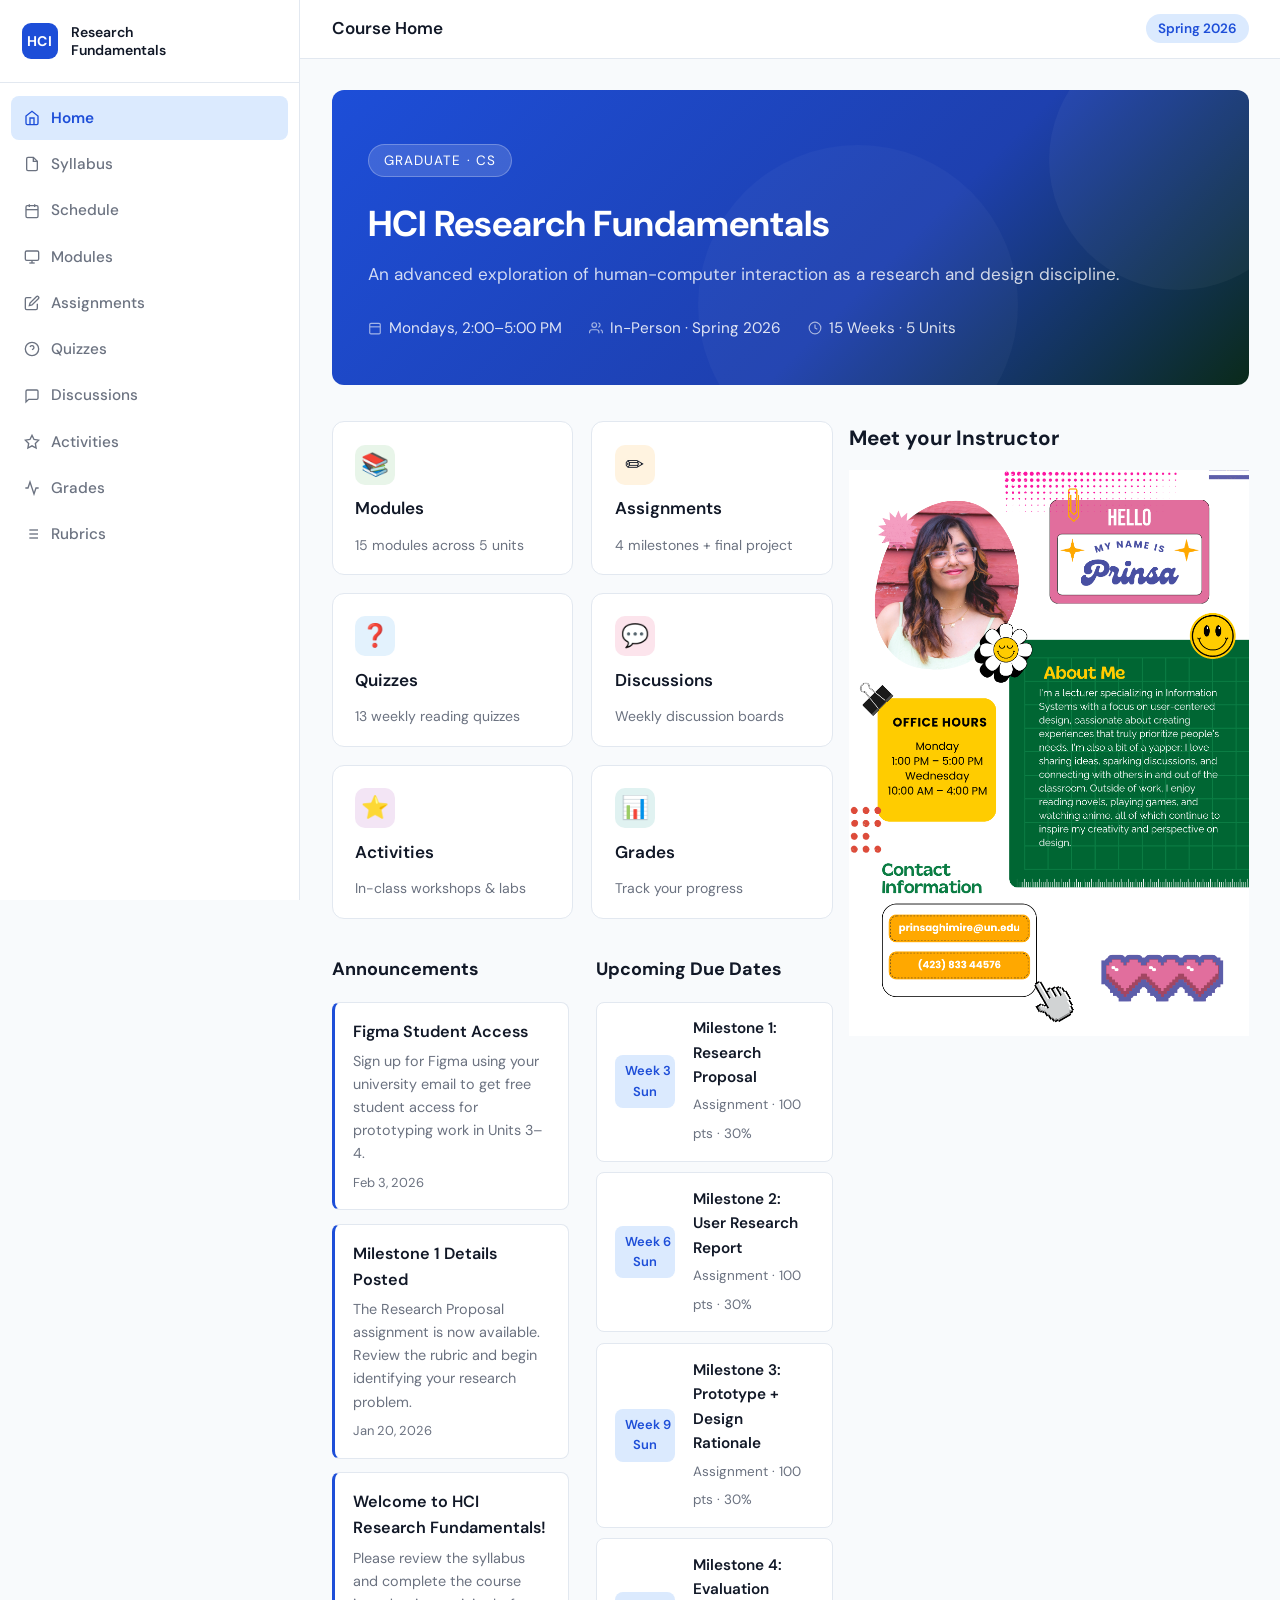
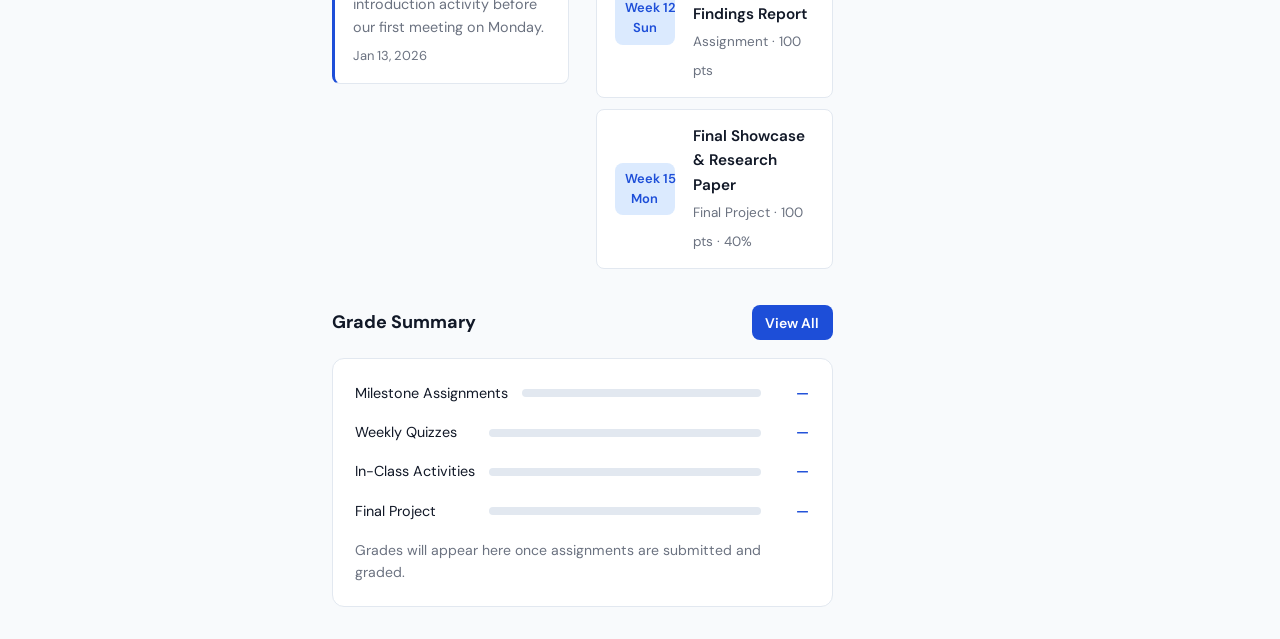
<file: index.html>
<!DOCTYPE html>
<html lang="en">

<head>
  <meta charset="UTF-8">
  <meta name="viewport" content="width=device-width, initial-scale=1.0">
  <title>HCI Research Fundamentals</title>
  <link rel="stylesheet" href="shared.css">
  <style>
    .hero {
      background: linear-gradient(135deg, var(--primary) 0%, var(--primary-dark) 60%, #0a2a1a 100%);
      color: white;
      padding: 3rem 2rem 2.5rem;
      border-radius: var(--radius);
      margin-bottom: 2rem;
      position: relative;
      overflow: hidden;
    }

    .hero::before {
      content: '';
      position: absolute;
      top: -60px;
      right: -60px;
      width: 260px;
      height: 260px;
      background: rgba(255, 255, 255, 0.04);
      border-radius: 50%;
    }

    .hero::after {
      content: '';
      position: absolute;
      bottom: -80px;
      left: 40%;
      width: 320px;
      height: 320px;
      background: rgba(255, 255, 255, 0.03);
      border-radius: 50%;
    }

    .hero .badge {
      display: inline-block;
      background: rgba(255, 255, 255, 0.15);
      border: 1px solid rgba(255, 255, 255, 0.25);
      border-radius: 20px;
      padding: 0.25rem 0.85rem;
      font-size: 0.75rem;
      letter-spacing: 0.08em;
      text-transform: uppercase;
      margin-bottom: 1rem;
    }

    .hero h1 {
      font-size: 2rem;
      font-weight: 700;
      margin: 0 0 0.5rem;
    }

    .hero .subtitle {
      opacity: 0.8;
      font-size: 0.95rem;
      margin-bottom: 1.5rem;
    }

    .hero-meta {
      display: flex;
      gap: 1.5rem;
      flex-wrap: wrap;
    }

    .hero-meta span {
      font-size: 0.85rem;
      opacity: 0.85;
      display: flex;
      align-items: center;
      gap: 0.4rem;
    }

    .hero-meta span svg {
      opacity: 0.7;
    }

    .dashboard-grid {
      display: grid;
      grid-template-columns: 1fr 1fr;
      gap: 1rem;
      margin-bottom: 2rem;
    }

    .nav-card {
      background: var(--surface);
      border: 1px solid var(--border);
      border-radius: var(--radius);
      padding: 1.25rem 1.25rem 1rem;
      text-decoration: none;
      color: inherit;
      display: flex;
      flex-direction: column;
      gap: 0.6rem;
      transition: border-color 0.2s, box-shadow 0.2s, transform 0.15s;
      cursor: pointer;
    }

    .nav-card:hover {
      border-color: var(--primary);
      box-shadow: 0 4px 16px rgba(22, 101, 52, 0.12);
      transform: translateY(-2px);
    }

    .nav-card .icon {
      width: 40px;
      height: 40px;
      border-radius: 10px;
      display: flex;
      align-items: center;
      justify-content: center;
      font-size: 1.25rem;
    }

    .nav-card h3 {
      font-size: 0.95rem;
      font-weight: 600;
      margin: 0;
    }

    .nav-card p {
      font-size: 0.78rem;
      color: var(--text-muted);
      margin: 0;
    }

    .two-col {
      display: grid;
      grid-template-columns: 1fr 1fr;
      gap: 1.5rem;
    }

    @media (max-width: 680px) {
      .two-col {
        grid-template-columns: 1fr;
      }
    }

    .announce-list {
      display: flex;
      flex-direction: column;
      gap: 0.75rem;
    }

    .announce-item {
      background: var(--surface);
      border: 1px solid var(--border);
      border-left: 3px solid var(--primary);
      border-radius: var(--radius-sm);
      padding: 0.9rem 1rem;
    }

    .announce-item h4 {
      margin: 0 0 0.3rem;
      font-size: 0.9rem;
    }

    .announce-item p {
      margin: 0;
      font-size: 0.8rem;
      color: var(--text-muted);
    }

    .announce-item .date {
      font-size: 0.72rem;
      color: var(--text-muted);
      margin-top: 0.4rem;
    }

    .upcoming-list {
      display: flex;
      flex-direction: column;
      gap: 0.6rem;
    }

    .upcoming-item {
      background: var(--surface);
      border: 1px solid var(--border);
      border-radius: var(--radius-sm);
      padding: 0.75rem 1rem;
      display: flex;
      align-items: center;
      gap: 1rem;
    }

    .upcoming-item .due-date {
      background: var(--primary-light);
      color: var(--primary);
      border-radius: 8px;
      padding: 0.3rem 0.6rem;
      font-size: 0.72rem;
      font-weight: 600;
      white-space: nowrap;
      text-align: center;
      min-width: 60px;
    }

    .upcoming-item .info h4 {
      margin: 0;
      font-size: 0.85rem;
    }

    .upcoming-item .info span {
      font-size: 0.75rem;
      color: var(--text-muted);
    }

    .progress-bar-wrap {
      background: var(--border);
      border-radius: 99px;
      height: 8px;
      overflow: hidden;
    }

    .progress-bar {
      height: 100%;
      background: var(--primary);
      border-radius: 99px;
      transition: width 0.4s ease;
    }

    .grade-summary {
      background: var(--surface);
      border: 1px solid var(--border);
      border-radius: var(--radius);
      padding: 1.25rem;
    }

    .grade-row {
      display: flex;
      align-items: center;
      gap: 0.75rem;
      margin-bottom: 0.9rem;
    }

    .grade-row:last-child {
      margin-bottom: 0;
    }

    .grade-label {
      font-size: 0.8rem;
      min-width: 120px;
    }

    .grade-row .progress-bar-wrap {
      flex: 1;
    }

    .grade-pct {
      font-size: 0.8rem;
      font-weight: 600;
      min-width: 35px;
      text-align: right;
      color: var(--primary);
    }
    
  </style>
</head>

<body>
  <div class="app-shell">
    <nav class="sidebar" id="sidebar">
      <div class="sidebar-logo">
        <div class="logo-mark">HCI</div>
        <div class="logo-text">Research<br>Fundamentals</div>
      </div>
      <ul class="nav-list">
        <li><a href="index.html" class="nav-link active"><svg width="16" height="16" fill="none" stroke="currentColor"
              stroke-width="2" viewBox="0 0 24 24">
              <path d="M3 9l9-7 9 7v11a2 2 0 01-2 2H5a2 2 0 01-2-2z" />
              <polyline points="9 22 9 12 15 12 15 22" />
            </svg>Home</a></li>
        <li><a href="syllabus.html" class="nav-link"><svg width="16" height="16" fill="none" stroke="currentColor"
              stroke-width="2" viewBox="0 0 24 24">
              <path d="M14 2H6a2 2 0 00-2 2v16a2 2 0 002 2h12a2 2 0 002-2V8z" />
              <polyline points="14 2 14 8 20 8" />
            </svg>Syllabus</a></li>
        <li><a href="schedule.html" class="nav-link"><svg width="16" height="16" fill="none" stroke="currentColor"
              stroke-width="2" viewBox="0 0 24 24">
              <rect x="3" y="4" width="18" height="18" rx="2" />
              <line x1="16" y1="2" x2="16" y2="6" />
              <line x1="8" y1="2" x2="8" y2="6" />
              <line x1="3" y1="10" x2="21" y2="10" />
            </svg>Schedule</a></li>
        <li><a href="modules.html" class="nav-link"><svg width="16" height="16" fill="none" stroke="currentColor"
              stroke-width="2" viewBox="0 0 24 24">
              <rect x="2" y="3" width="20" height="14" rx="2" />
              <line x1="8" y1="21" x2="16" y2="21" />
              <line x1="12" y1="17" x2="12" y2="21" />
            </svg>Modules</a></li>
        <li><a href="assignments.html" class="nav-link"><svg width="16" height="16" fill="none" stroke="currentColor"
              stroke-width="2" viewBox="0 0 24 24">
              <path d="M11 4H4a2 2 0 00-2 2v14a2 2 0 002 2h14a2 2 0 002-2v-7" />
              <path d="M18.5 2.5a2.121 2.121 0 013 3L12 15l-4 1 1-4 9.5-9.5z" />
            </svg>Assignments</a></li>
        <li><a href="quizzes.html" class="nav-link"><svg width="16" height="16" fill="none" stroke="currentColor"
              stroke-width="2" viewBox="0 0 24 24">
              <circle cx="12" cy="12" r="10" />
              <path d="M9.09 9a3 3 0 015.83 1c0 2-3 3-3 3" />
              <line x1="12" y1="17" x2="12.01" y2="17" />
            </svg>Quizzes</a></li>
        <li><a href="discussions.html" class="nav-link"><svg width="16" height="16" fill="none" stroke="currentColor"
              stroke-width="2" viewBox="0 0 24 24">
              <path d="M21 15a2 2 0 01-2 2H7l-4 4V5a2 2 0 012-2h14a2 2 0 012 2z" />
            </svg>Discussions</a></li>
        <li><a href="activities.html" class="nav-link"><svg width="16" height="16" fill="none" stroke="currentColor"
              stroke-width="2" viewBox="0 0 24 24">
              <polygon
                points="12 2 15.09 8.26 22 9.27 17 14.14 18.18 21.02 12 17.77 5.82 21.02 7 14.14 2 9.27 8.91 8.26 12 2" />
            </svg>Activities</a></li>
        <li><a href="grades.html" class="nav-link"><svg width="16" height="16" fill="none" stroke="currentColor"
              stroke-width="2" viewBox="0 0 24 24">
              <polyline points="22 12 18 12 15 21 9 3 6 12 2 12" />
            </svg>Grades</a></li>
        <li><a href="rubrics.html" class="nav-link"><svg width="16" height="16" fill="none" stroke="currentColor"
              stroke-width="2" viewBox="0 0 24 24">
              <line x1="8" y1="6" x2="21" y2="6" />
              <line x1="8" y1="12" x2="21" y2="12" />
              <line x1="8" y1="18" x2="21" y2="18" />
              <line x1="3" y1="6" x2="3.01" y2="6" />
              <line x1="3" y1="12" x2="3.01" y2="12" />
              <line x1="3" y1="18" x2="3.01" y2="18" />
            </svg>Rubrics</a></li>
      </ul>
    </nav>

    <div class="main-content">
      <header class="topbar">
        <button class="menu-btn" onclick="toggleSidebar()">
          <svg width="20" height="20" fill="none" stroke="currentColor" stroke-width="2" viewBox="0 0 24 24">
            <line x1="3" y1="12" x2="21" y2="12" />
            <line x1="3" y1="6" x2="21" y2="6" />
            <line x1="3" y1="18" x2="21" y2="18" />
          </svg>
        </button>
        <span class="page-title">Course Home</span>
        <div class="topbar-actions">
          <span class="semester-badge">Spring 2026</span>
        </div>
      </header>

      <div class="content-body">
        <div class="hero">
          <div class="badge">Graduate · CS</div>
          <h1>HCI Research Fundamentals</h1>
          <p class="subtitle">An advanced exploration of human-computer interaction as a research and design
            discipline.</p>
          <div class="hero-meta">
            <span>
              <svg width="14" height="14" fill="none" stroke="currentColor" stroke-width="2" viewBox="0 0 24 24">
                <rect x="3" y="4" width="18" height="18" rx="2" />
                <line x1="3" y1="10" x2="21" y2="10" />
              </svg>
              Mondays, 2:00–5:00 PM
            </span>
            <span>
              <svg width="14" height="14" fill="none" stroke="currentColor" stroke-width="2" viewBox="0 0 24 24">
                <path d="M17 21v-2a4 4 0 00-4-4H5a4 4 0 00-4 4v2" />
                <circle cx="9" cy="7" r="4" />
                <path d="M23 21v-2a4 4 0 00-3-3.87" />
                <path d="M16 3.13a4 4 0 010 7.75" />
              </svg>
              In-Person · Spring 2026
            </span>
            <span>
              <svg width="14" height="14" fill="none" stroke="currentColor" stroke-width="2" viewBox="0 0 24 24">
                <circle cx="12" cy="12" r="10" />
                <polyline points="12 6 12 12 16 14" />
              </svg>
              15 Weeks · 5 Units
            </span>
          </div>
        </div>
        <div class="content-image-wrap">
          <div class="abc">
            <div class="dashboard-grid">
              <a class="nav-card" href="modules.html">
                <div class="icon" style="background:#e8f5e9;">📚</div>
                <h3>Modules</h3>
                <p>15 modules across 5 units</p>
              </a>
              <a class="nav-card" href="assignments.html">
                <div class="icon" style="background:#fff3e0;">✏️</div>
                <h3>Assignments</h3>
                <p>4 milestones + final project</p>
              </a>
              <a class="nav-card" href="quizzes.html">
                <div class="icon" style="background:#e3f2fd;">❓</div>
                <h3>Quizzes</h3>
                <p>13 weekly reading quizzes</p>
              </a>
              <a class="nav-card" href="discussions.html">
                <div class="icon" style="background:#fce4ec;">💬</div>
                <h3>Discussions</h3>
                <p>Weekly discussion boards</p>
              </a>
              <a class="nav-card" href="activities.html">
                <div class="icon" style="background:#f3e5f5;">⭐</div>
                <h3>Activities</h3>
                <p>In-class workshops &amp; labs</p>
              </a>
              <a class="nav-card" href="grades.html">
                <div class="icon" style="background:#e0f2f1;">📊</div>
                <h3>Grades</h3>
                <p>Track your progress</p>
              </a>
            </div>

            <div class="two-col">
              <div>
                <div class="section-header">
                  <h2 class="section-title">Announcements</h2>
                </div>
                <div class="announce-list">
                  <div class="announce-item">
                    <h4>Figma Student Access</h4>
                    <p>Sign up for Figma using your university email to get free student access for prototyping work in
                      Units 3–4.</p>
                    <div class="date">Feb 3, 2026</div>
                  </div>
                  <div class="announce-item">
                    <h4>Milestone 1 Details Posted</h4>
                    <p>The Research Proposal assignment is now available. Review the rubric and begin identifying your
                      research problem.</p>
                    <div class="date">Jan 20, 2026</div>
                  </div>
                  <div class="announce-item">
                    <h4>Welcome to HCI Research Fundamentals!</h4>
                    <p>Please review the syllabus and complete the course introduction activity before our first meeting
                      on Monday.</p>
                    <div class="date">Jan 13, 2026</div>
                  </div>
                </div>
              </div>

              <div>
                <div class="section-header">
                  <h2 class="section-title">Upcoming Due Dates</h2>
                </div>
                <div class="upcoming-list">
                  <div class="upcoming-item">
                    <div class="due-date">Week 3<br>Sun</div>
                    <div class="info">
                      <h4>Milestone 1: Research Proposal</h4>
                      <span>Assignment · 100 pts · 30%</span>
                    </div>
                  </div>
                  <div class="upcoming-item">
                    <div class="due-date">Week 6<br>Sun</div>
                    <div class="info">
                      <h4>Milestone 2: User Research Report</h4>
                      <span>Assignment · 100 pts · 30%</span>
                    </div>
                  </div>
                  <div class="upcoming-item">
                    <div class="due-date">Week 9<br>Sun</div>
                    <div class="info">
                      <h4>Milestone 3: Prototype + Design Rationale</h4>
                      <span>Assignment · 100 pts · 30%</span>
                    </div>
                  </div>
                  <div class="upcoming-item">
                    <div class="due-date">Week 12<br>Sun</div>
                    <div class="info">
                      <h4>Milestone 4: Evaluation Findings Report</h4>
                      <span>Assignment · 100 pts</span>
                    </div>
                  </div>
                  <div class="upcoming-item">
                    <div class="due-date">Week 15<br>Mon</div>
                    <div class="info">
                      <h4>Final Showcase &amp; Research Paper</h4>
                      <span>Final Project · 100 pts · 40%</span>
                    </div>
                  </div>
                </div>
              </div>
            </div>

            <div style="margin-top:2rem;">
              <div class="section-header">
                <h2 class="section-title">Grade Summary</h2>
                <a href="grades.html" class="btn btn-sm">View All</a>
              </div>
              <div class="grade-summary">
                <div class="grade-row">
                  <span class="grade-label">Milestone Assignments</span>
                  <div class="progress-bar-wrap">
                    <div class="progress-bar" style="width:0%"></div>
                  </div>
                  <span class="grade-pct">—</span>
                </div>
                <div class="grade-row">
                  <span class="grade-label">Weekly Quizzes</span>
                  <div class="progress-bar-wrap">
                    <div class="progress-bar" style="width:0%"></div>
                  </div>
                  <span class="grade-pct">—</span>
                </div>
                <div class="grade-row">
                  <span class="grade-label">In-Class Activities</span>
                  <div class="progress-bar-wrap">
                    <div class="progress-bar" style="width:0%"></div>
                  </div>
                  <span class="grade-pct">—</span>
                </div>
                <div class="grade-row">
                  <span class="grade-label">Final Project</span>
                  <div class="progress-bar-wrap">
                    <div class="progress-bar" style="width:0%"></div>
                  </div>
                  <span class="grade-pct">—</span>
                </div>
                <p style="font-size:0.78rem;color:var(--text-muted);margin:0.75rem 0 0;">Grades will appear here once
                  assignments are submitted and graded.</p>
              </div>
            </div>
          </div>
          <div class="instructor-photo">
            <h2 class="instructor-heading">Meet your Instructor</h2>
            <img class="instructor-img" src="./assets/instructor.png" alt="Prinsa Ghimire">
          </div>
        </div>

      </div>
    </div>
  </div>
  <script src="shared.js"></script>
</body>

</html>
</file>
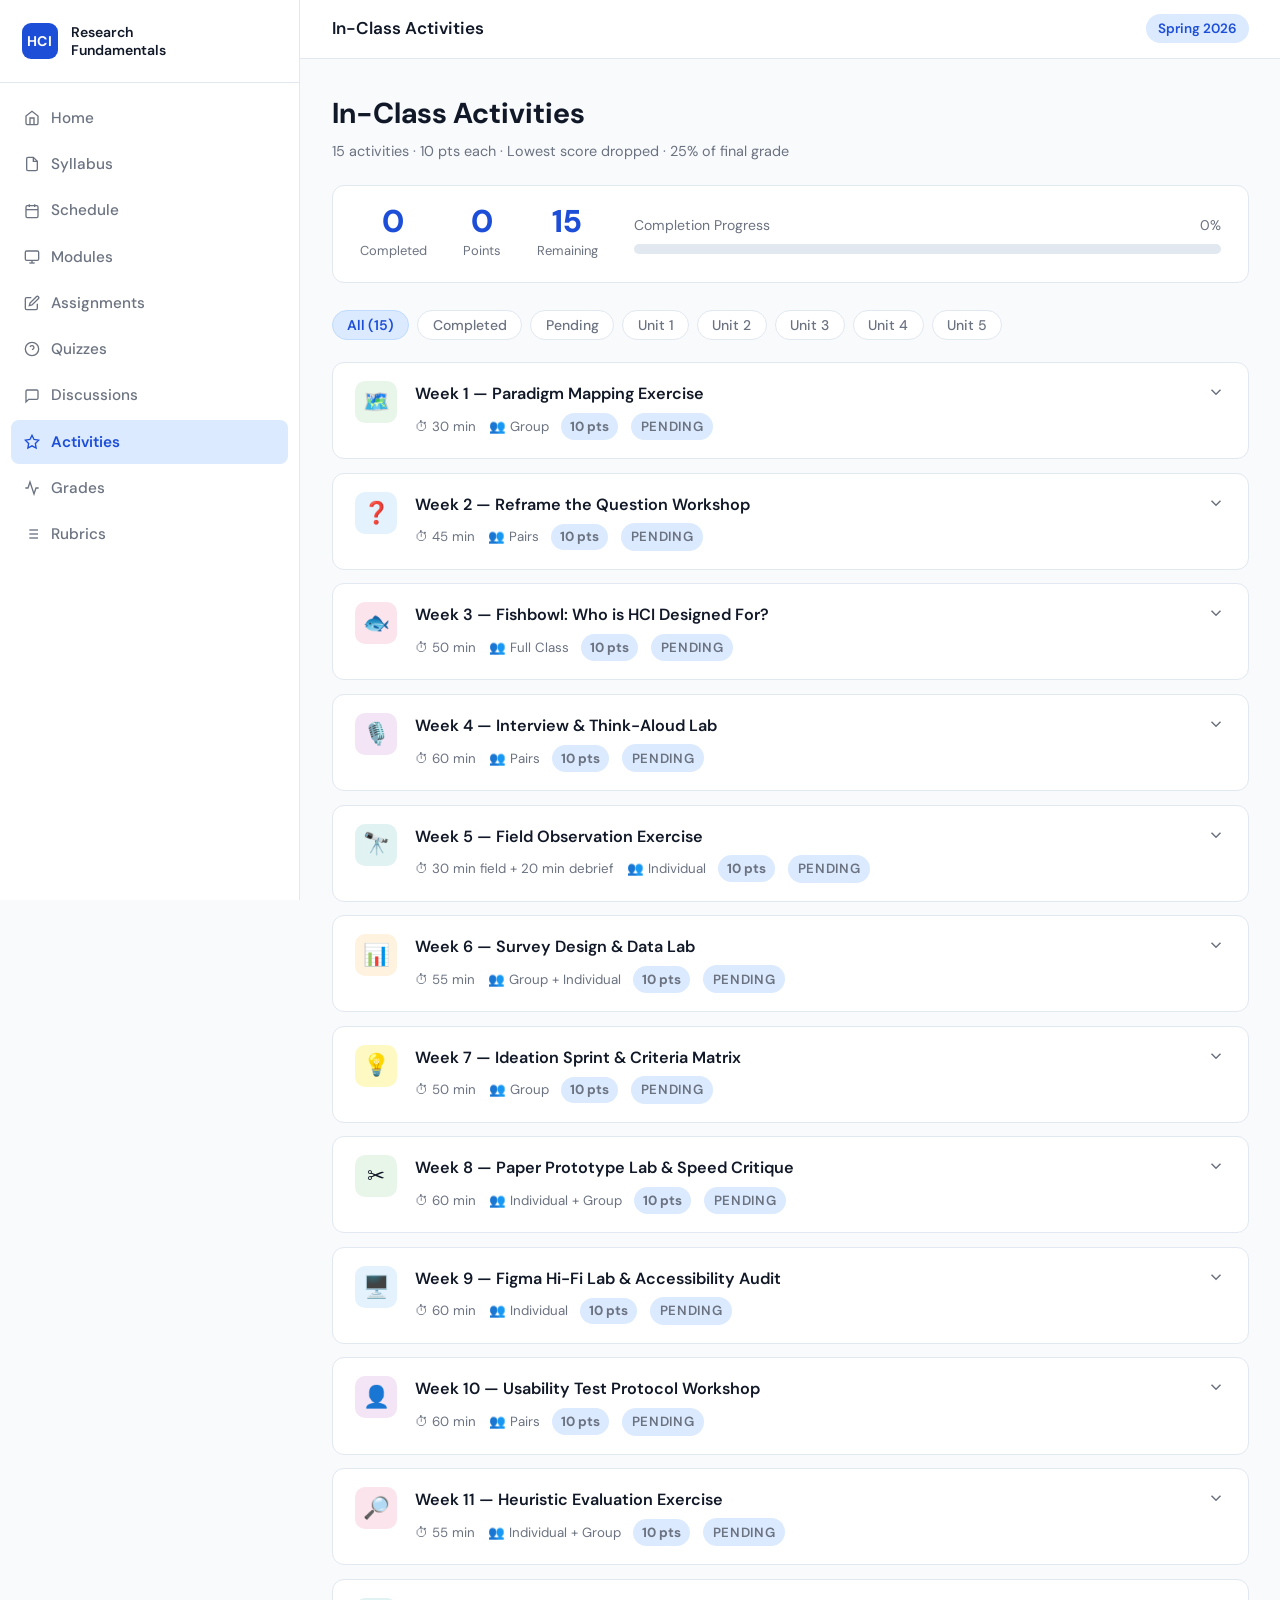
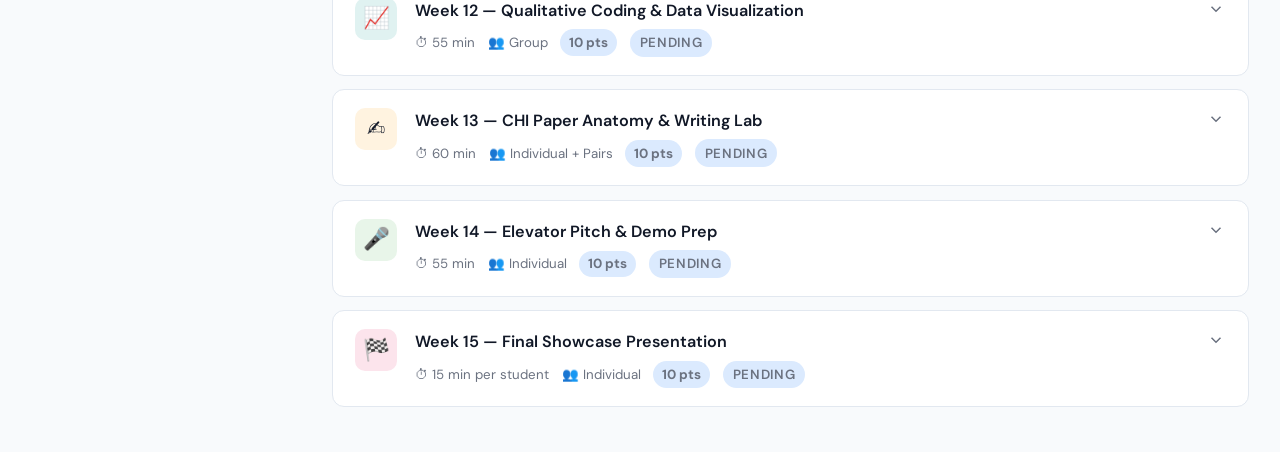
<file: activities.html>
<!DOCTYPE html>
<html lang="en">
<head>
<meta charset="UTF-8">
<meta name="viewport" content="width=device-width, initial-scale=1.0">
<title>Activities — HCI Research Fundamentals</title>
<link rel="stylesheet" href="shared.css">
<style>
  .progress-summary {
    background: var(--surface); border: 1px solid var(--border); border-radius: var(--radius);
    padding: 1.1rem 1.5rem; display: flex; align-items: center; gap: 2rem; flex-wrap: wrap; margin-bottom: 1.5rem;
  }
  .prog-stat { text-align: center; }
  .prog-stat .num { font-size: 1.75rem; font-weight: 800; color: var(--primary); line-height: 1; }
  .prog-stat .lbl { font-size: 0.72rem; color: var(--text-muted); margin-top: 0.2rem; }
  .prog-bar-wrap { flex: 1; min-width: 160px; }
  .prog-bar-label { font-size: 0.78rem; color: var(--text-muted); margin-bottom: 0.4rem; display: flex; justify-content: space-between; }
  .progress-bar-bg { background: var(--border); border-radius: 99px; height: 10px; overflow: hidden; }
  .progress-bar-fill { height: 100%; background: var(--primary); border-radius: 99px; transition: width 0.5s ease; }

  .filter-bar { display: flex; gap: 0.45rem; flex-wrap: wrap; margin-bottom: 1.25rem; }
  .filter-btn { background: var(--surface); border: 1px solid var(--border); border-radius: 20px; padding: 0.28rem 0.8rem; font-size: 0.78rem; font-weight: 500; cursor: pointer; font-family: inherit; color: var(--text-muted); transition: all 0.15s; }
  .filter-btn:hover, .filter-btn.active { background: var(--primary-light); color: var(--primary); border-color: var(--primary-muted); font-weight: 600; }

  .activity-card { background: var(--surface); border: 1px solid var(--border); border-radius: var(--radius); margin-bottom: 0.75rem; overflow: hidden; transition: border-color 0.2s; }
  .activity-card:hover { border-color: var(--primary-muted); }
  .activity-card.completed { border-left: 3px solid var(--primary); }
  .activity-top { padding: 1rem 1.25rem; display: flex; align-items: flex-start; gap: 1rem; cursor: pointer; transition: background 0.15s; }
  .activity-top:hover { background: var(--surface-alt); }
  .act-icon { width: 42px; height: 42px; border-radius: 10px; display: flex; align-items: center; justify-content: center; font-size: 1.2rem; flex-shrink: 0; }
  .act-info { flex: 1; }
  .act-info h3 { font-size: 0.9rem; margin: 0 0 0.3rem; }
  .act-meta { display: flex; gap: 0.7rem; flex-wrap: wrap; align-items: center; }
  .act-meta span { font-size: 0.74rem; color: var(--text-muted); }
  .pts-pill { background: var(--primary-light); color: var(--primary); font-size: 0.72rem; font-weight: 700; padding: 0.15rem 0.5rem; border-radius: 20px; }
  .chevron-i { color: var(--text-muted); transition: transform 0.2s; flex-shrink: 0; margin-top: 2px; }
  .activity-card.open .chevron-i { transform: rotate(180deg); }
  .activity-body { display: none; border-top: 1px solid var(--border); padding: 1.25rem; }
  .activity-card.open .activity-body { display: block; }

  .step-list { list-style: none; padding: 0; counter-reset: step; margin: 0.6rem 0 1rem; }
  .step-list li { counter-increment: step; display: flex; gap: 0.85rem; align-items: flex-start; padding: 0.55rem 0; border-bottom: 1px dashed var(--border); font-size: 0.855rem; line-height: 1.6; }
  .step-list li:last-child { border-bottom: none; }
  .step-list li::before { content: counter(step); background: var(--primary-light); color: var(--primary); min-width: 22px; height: 22px; border-radius: 50%; display: flex; align-items: center; justify-content: center; font-size: 0.7rem; font-weight: 700; flex-shrink: 0; margin-top: 2px; }

  .deliverable-box { background: var(--surface-alt); border: 1px solid var(--border); border-radius: var(--radius-sm); padding: 0.9rem 1rem; margin-bottom: 1rem; }
  .deliverable-box .dlabel { font-size: 0.76rem; font-weight: 700; text-transform: uppercase; letter-spacing: 0.05em; color: var(--primary); margin-bottom: 0.35rem; }
  .deliverable-box p { font-size: 0.845rem; line-height: 1.6; }

  .reflection-area { margin-bottom: 1rem; }
  .reflection-area .rlabel { font-size: 0.76rem; font-weight: 700; text-transform: uppercase; letter-spacing: 0.05em; color: var(--text-muted); margin-bottom: 0.35rem; display: block; }
  .reflection-area .rprompt { font-size: 0.845rem; color: var(--text-muted); margin-bottom: 0.5rem; line-height: 1.55; font-style: italic; }
  .reflection-area textarea { resize: vertical; min-height: 72px; }

  .complete-btn { width: 100%; justify-content: center; margin-top: 0.25rem; }
  .completed-footer { display: flex; align-items: center; gap: 0.5rem; color: var(--primary); font-size: 0.84rem; font-weight: 600; margin-top: 0.5rem; padding: 0.6rem 0.85rem; background: var(--primary-light); border-radius: var(--radius-sm); }
  .section-micro { font-size: 0.76rem; font-weight: 700; text-transform: uppercase; letter-spacing: 0.05em; color: var(--primary); margin-bottom: 0.35rem; display: block; }
</style>
</head>
<body>
<div class="app-shell">
  <nav class="sidebar" id="sidebar">
    <div class="sidebar-logo"><div class="logo-mark">HCI</div><div class="logo-text">Research<br>Fundamentals</div></div>
    <ul class="nav-list">
      <li><a href="index.html" class="nav-link"><svg width="16" height="16" fill="none" stroke="currentColor" stroke-width="2" viewBox="0 0 24 24"><path d="M3 9l9-7 9 7v11a2 2 0 01-2 2H5a2 2 0 01-2-2z"/><polyline points="9 22 9 12 15 12 15 22"/></svg>Home</a></li>
      <li><a href="syllabus.html" class="nav-link"><svg width="16" height="16" fill="none" stroke="currentColor" stroke-width="2" viewBox="0 0 24 24"><path d="M14 2H6a2 2 0 00-2 2v16a2 2 0 002 2h12a2 2 0 002-2V8z"/><polyline points="14 2 14 8 20 8"/></svg>Syllabus</a></li>
      <li><a href="schedule.html" class="nav-link"><svg width="16" height="16" fill="none" stroke="currentColor" stroke-width="2" viewBox="0 0 24 24"><rect x="3" y="4" width="18" height="18" rx="2"/><line x1="16" y1="2" x2="16" y2="6"/><line x1="8" y1="2" x2="8" y2="6"/><line x1="3" y1="10" x2="21" y2="10"/></svg>Schedule</a></li>
      <li><a href="modules.html" class="nav-link"><svg width="16" height="16" fill="none" stroke="currentColor" stroke-width="2" viewBox="0 0 24 24"><rect x="2" y="3" width="20" height="14" rx="2"/><line x1="8" y1="21" x2="16" y2="21"/><line x1="12" y1="17" x2="12" y2="21"/></svg>Modules</a></li>
      <li><a href="assignments.html" class="nav-link"><svg width="16" height="16" fill="none" stroke="currentColor" stroke-width="2" viewBox="0 0 24 24"><path d="M11 4H4a2 2 0 00-2 2v14a2 2 0 002 2h14a2 2 0 002-2v-7"/><path d="M18.5 2.5a2.121 2.121 0 013 3L12 15l-4 1 1-4 9.5-9.5z"/></svg>Assignments</a></li>
      <li><a href="quizzes.html" class="nav-link"><svg width="16" height="16" fill="none" stroke="currentColor" stroke-width="2" viewBox="0 0 24 24"><circle cx="12" cy="12" r="10"/><path d="M9.09 9a3 3 0 015.83 1c0 2-3 3-3 3"/><line x1="12" y1="17" x2="12.01" y2="17"/></svg>Quizzes</a></li>
      <li><a href="discussions.html" class="nav-link"><svg width="16" height="16" fill="none" stroke="currentColor" stroke-width="2" viewBox="0 0 24 24"><path d="M21 15a2 2 0 01-2 2H7l-4 4V5a2 2 0 012-2h14a2 2 0 012 2z"/></svg>Discussions</a></li>
      <li><a href="activities.html" class="nav-link active"><svg width="16" height="16" fill="none" stroke="currentColor" stroke-width="2" viewBox="0 0 24 24"><polygon points="12 2 15.09 8.26 22 9.27 17 14.14 18.18 21.02 12 17.77 5.82 21.02 7 14.14 2 9.27 8.91 8.26 12 2"/></svg>Activities</a></li>
      <li><a href="grades.html" class="nav-link"><svg width="16" height="16" fill="none" stroke="currentColor" stroke-width="2" viewBox="0 0 24 24"><polyline points="22 12 18 12 15 21 9 3 6 12 2 12"/></svg>Grades</a></li>
      <li><a href="rubrics.html" class="nav-link"><svg width="16" height="16" fill="none" stroke="currentColor" stroke-width="2" viewBox="0 0 24 24"><line x1="8" y1="6" x2="21" y2="6"/><line x1="8" y1="12" x2="21" y2="12"/><line x1="8" y1="18" x2="21" y2="18"/><line x1="3" y1="6" x2="3.01" y2="6"/><line x1="3" y1="12" x2="3.01" y2="12"/><line x1="3" y1="18" x2="3.01" y2="18"/></svg>Rubrics</a></li>
    </ul>
  </nav>
  <div class="main-content">
    <header class="topbar">
      <button class="menu-btn" onclick="toggleSidebar()"><svg width="20" height="20" fill="none" stroke="currentColor" stroke-width="2" viewBox="0 0 24 24"><line x1="3" y1="12" x2="21" y2="12"/><line x1="3" y1="6" x2="21" y2="6"/><line x1="3" y1="18" x2="21" y2="18"/></svg></button>
      <span class="page-title">In-Class Activities</span>
      <div class="topbar-actions"><span class="semester-badge">Spring 2026</span></div>
    </header>
    <div class="content-body">
      <h1 style="margin-bottom:0.2rem;">In-Class Activities</h1>
      <p class="text-muted text-sm" style="margin-bottom:1.25rem;">15 activities · 10 pts each · Lowest score dropped · 25% of final grade</p>

      <div class="progress-summary">
        <div class="prog-stat"><div class="num" id="statDone">0</div><div class="lbl">Completed</div></div>
        <div class="prog-stat"><div class="num" id="statPts">0</div><div class="lbl">Points</div></div>
        <div class="prog-stat"><div class="num" id="statLeft">15</div><div class="lbl">Remaining</div></div>
        <div class="prog-bar-wrap">
          <div class="prog-bar-label"><span>Completion Progress</span><span id="statPct">0%</span></div>
          <div class="progress-bar-bg"><div class="progress-bar-fill" id="progFill" style="width:0%"></div></div>
        </div>
      </div>

      <div class="filter-bar">
        <button class="filter-btn active" onclick="applyFilter('all',this)">All (15)</button>
        <button class="filter-btn" onclick="applyFilter('done',this)">Completed</button>
        <button class="filter-btn" onclick="applyFilter('pending',this)">Pending</button>
        <button class="filter-btn" onclick="applyFilter('1',this)">Unit 1</button>
        <button class="filter-btn" onclick="applyFilter('2',this)">Unit 2</button>
        <button class="filter-btn" onclick="applyFilter('3',this)">Unit 3</button>
        <button class="filter-btn" onclick="applyFilter('4',this)">Unit 4</button>
        <button class="filter-btn" onclick="applyFilter('5',this)">Unit 5</button>
      </div>

      <div id="actsContainer"></div>
    </div>
  </div>
</div>
<script src="shared.js"></script>
<script>
const ACTS_KEY = 'hci_activities_v2';
function getActStore() { try { return JSON.parse(localStorage.getItem(ACTS_KEY)) || {}; } catch { return {}; } }
function saveAct(id, reflection) {
  const s = getActStore();
  s[id] = { reflection, date: new Date().toISOString() };
  localStorage.setItem(ACTS_KEY, JSON.stringify(s));
}

const activities = [
  { id:'a1', week:1, unit:1, icon:'🗺️', bg:'#e8f5e9', title:'Paradigm Mapping Exercise', duration:'30 min', type:'Group',
    overview:'Working in small groups, examine 3 assigned technologies and map each to one of HCI\'s three paradigms (engineering, cognitive science, phenomenology). Defend your classification to the class.',
    steps:['Form groups of 3–4. Each group receives 3 technology cards.','For each technology, identify the dominant paradigm and write a 1–2 sentence justification on a sticky note.','Post mappings on the shared whiteboard grid.','Class debrief: discuss disagreements — technologies often span multiple paradigms.'],
    deliverable:'Photograph your group\'s completed mapping and upload it with a 2–3 sentence reflection.',
    reflection:'Which technology was hardest to classify, and why? What does that difficulty reveal about the framework?'
  },
  { id:'a2', week:2, unit:1, icon:'❓', bg:'#e3f2fd', title:'Reframe the Question Workshop', duration:'45 min', type:'Pairs',
    overview:'Convert vague design problems into focused, researchable HCI questions using the "who, what, why, context" framework.',
    steps:['Receive 4 vague problem statements from the instructor.','For each, identify what\'s missing: Who are the users? What is the actual behavior? In what context?','Rewrite each as 1–2 specific HCI research questions.','Compare your questions with your partner — what assumptions did each person make?','Present your best reframing in a 60-second explanation.'],
    deliverable:'Submit one original problem statement from your project plus 2–3 reframed research questions.',
    reflection:'What makes a research question "researchable" vs. just interesting?'
  },
  { id:'a3', week:3, unit:1, icon:'🐟', bg:'#fce4ec', title:'Fishbowl: Who is HCI Designed For?', duration:'50 min', type:'Full Class',
    overview:'A structured fishbowl discussion examining equity, representation, and power in HCI design.',
    steps:['Inner circle (5–6 students) opens discussion: which technologies work well for you, and who might they not work for?','Outer circle observes and takes structured notes: What claims? What evidence? Whose voices are missing?','After 15 minutes, outer circle members tap in to replace inner circle speakers.','Full class debrief: what patterns emerged? Who was named? Who wasn\'t?','Individual quiet write (5 min): one concrete change to include an underrepresented group.'],
    deliverable:'Post a 150–200 word reflection to the Week 3 discussion board by Sunday 11:59 PM.',
    reflection:'Whose perspective was centered today? Whose was absent? What does that absence tell us?'
  },
  { id:'a4', week:4, unit:2, icon:'🎙️', bg:'#f3e5f5', title:'Interview & Think-Aloud Lab', duration:'60 min', type:'Pairs',
    overview:'Practice semi-structured interviewing and think-aloud observation back-to-back, playing both the researcher and participant roles.',
    steps:['Round 1 — Interview (20 min): Partner A interviews Partner B about a daily technology. Use the provided guide. Practice open-ended questions and probing.','Debrief Round 1 (5 min): Where did you slip into leading questions?','Round 2 — Think-Aloud (20 min): Partner B completes 2 tasks on an assigned interface while Partner A observes. B verbalizes thoughts continuously.','Debrief Round 2 (5 min): What surprised you as observer?','Class share-out: biggest gap between expected and actual user behavior.'],
    deliverable:'Submit your observation notes and a 1-paragraph reflection on observer effect.',
    reflection:'How did verbalizing thoughts during the think-aloud change the interaction? What does that mean for data validity?'
  },
  { id:'a5', week:5, unit:2, icon:'🔭', bg:'#e0f2f1', title:'Field Observation Exercise', duration:'30 min field + 20 min debrief', type:'Individual',
    overview:'Conduct a 30-minute structured observation of people interacting with technology in a public setting using a field notes template.',
    steps:['Choose your site: library computer, ATM, kiosk, shared printer, or similar.','Use the field notes template: record timestamps, behaviors (not interpretations), context, notable events.','Do not interact with or approach users — observe respectfully from a distance.','Write 3–5 "I noticed..." and 3–5 "I wonder..." statements from your notes.','Return to class for debrief: share one surprising observation.'],
    deliverable:'Submit your completed field notes with timestamps, observations, and I noticed/I wonder statements.',
    reflection:'How did your assumptions about technology use compare to what you actually observed?'
  },
  { id:'a6', week:6, unit:2, icon:'📊', bg:'#fff3e0', title:'Survey Design & Data Lab', duration:'55 min', type:'Group + Individual',
    overview:'Design and critique a survey instrument, then analyze a provided quantitative dataset to practice reading HCI data.',
    steps:['Part 1 (25 min): Draft a 10-question survey for a given scenario. Include Likert scales, an open-ended item, and a demographic item.','Peer review: swap surveys with another pair; flag biased or double-barreled questions.','Part 2 (25 min): Analyze a provided dataset (task completion, error counts, SUS scores, Likert results for 20 users).','Calculate mean SUS, completion rate, and most common error. Identify the single most important finding.','Share-out: what does your number mean in plain language? What can\'t it tell you?'],
    deliverable:'Submit your revised survey (post peer review) and a 1-slide data summary with a 2-sentence interpretation.',
    reflection:'What qualitative follow-up would you design to explain the quantitative pattern you found?'
  },
  { id:'a7', week:7, unit:3, icon:'💡', bg:'#fef9c3', title:'Ideation Sprint & Criteria Matrix', duration:'50 min', type:'Group',
    overview:'Generate 20 design ideas rapidly, then evaluate the most promising directions using a weighted criteria matrix.',
    steps:['Warm-up (5 min): Sketch 10 uses for a brick — speed over quality.','Ideation Sprint (15 min): Generate 20 ideas for your project\'s core problem. Sketches + 1-sentence labels. No evaluation yet.','Down-select (10 min): Independently circle your top 5; share with group; select 3 to evaluate.','Criteria Matrix (15 min): Define 4 criteria (feasibility, impact, novelty, equity). Rate each idea 1–3. Tally scores.','Debrief (5 min): Does the matrix result match your intuition? When should you override it?'],
    deliverable:'Submit your ideation page (photo OK) and completed criteria matrix with your selected direction marked.',
    reflection:'Which idea surprised you by scoring well? Which felt right but scored poorly? What does that tension reveal?'
  },
  { id:'a8', week:8, unit:3, icon:'✂️', bg:'#e8f5e9', title:'Paper Prototype Lab & Speed Critique', duration:'60 min', type:'Individual + Group',
    overview:'Build a paper prototype of your core user flow, then rotate through three critique stations for rapid feedback.',
    steps:['Build Phase (20 min): Using index cards, paper, markers, and tape — construct a prototype covering your core task (minimum 4 screens).','Station Setup: arrange prototypes around the room at workstations.','Speed Critique Rounds 1–3 (7 min each): visit each station, leave written sticky note feedback using the critique card (What\'s clear? Confusing? Missing?).','Return to your prototype (10 min): read all notes; categorize into keep/change/explore.','Class share-out: the most useful single piece of feedback you received.'],
    deliverable:'Submit a photo of your paper prototype and a 1-page feedback response noting planned changes and rationale.',
    reflection:'What assumption about your design did classmate feedback challenge?'
  },
  { id:'a9', week:9, unit:3, icon:'🖥️', bg:'#e3f2fd', title:'Figma Hi-Fi Lab & Accessibility Audit', duration:'60 min', type:'Individual',
    overview:'Dedicated studio time to build or refine your Figma prototype, followed by a WCAG 2.1 accessibility audit.',
    steps:['Figma Build Time (30 min): Work on your hi-fi prototype. Focus on visual hierarchy, interaction flows, component reuse. Instructor circulates for individual feedback.','Accessibility Audit (20 min): Evaluate your prototype against 10+ WCAG 2.1 criteria. Document each: criterion, pass/fail, issue if failed, proposed fix.','Peer Spot-Check (10 min): exchange prototypes with a partner; find 1 accessibility issue the other missed.'],
    deliverable:'Submit your Figma prototype link and completed accessibility audit table (10+ criteria evaluated).',
    reflection:'Which accessibility issue was hardest to fix? What does that reveal about how the design was originally conceived?'
  },
  { id:'a10', week:10, unit:4, icon:'👤', bg:'#f3e5f5', title:'Usability Test Protocol Workshop', duration:'60 min', type:'Pairs',
    overview:'Draft a full usability test protocol for your project, then run a 10-minute practice session with a classmate.',
    steps:['Protocol Writing (20 min): Draft your plan — participant criteria, consent script, 3–4 task scenarios, think-aloud instructions, measures.','Pilot Test (10 min): Run a quick test with your partner as participant. Moderate using your protocol.','Debrief (10 min): What broke? Which tasks were unclear? Which questions were leading? Revise.','Switch roles (10 min): partner runs their protocol with you as participant.','Class reflection: what\'s the hardest part of moderating? How do you handle silence?'],
    deliverable:'Submit your finalized usability test protocol (ready to use for Milestone 4 data collection).',
    reflection:'What moderator instinct did you have to fight? (e.g., wanting to help the participant, asking leading questions)'
  },
  { id:'a11', week:11, unit:4, icon:'🔎', bg:'#fce4ec', title:'Heuristic Evaluation Exercise', duration:'55 min', type:'Individual + Group',
    overview:'Apply Nielsen\'s 10 usability heuristics independently to an assigned interface, then aggregate findings with two classmates.',
    steps:['Individual Evaluation (25 min): Document every usability issue using the heuristics worksheet. For each: describe the problem, name the heuristic, rate severity 1–4.','Group Aggregation (15 min): combine findings with 2 classmates; resolve duplicates; flag severity disagreements.','Prioritization (10 min): rank your top 5 issues by severity × frequency.','Class share-out: which issue did all three evaluators find? Which only one?'],
    deliverable:'Submit your individual evaluation worksheet AND your group\'s aggregated top-5 recommendations.',
    reflection:'Which heuristic violation was most severe? How did your severity ratings compare to your partners\'?'
  },
  { id:'a12', week:12, unit:4, icon:'📈', bg:'#e0f2f1', title:'Qualitative Coding & Data Visualization', duration:'55 min', type:'Group',
    overview:'Practice thematic analysis on think-aloud transcripts, then create visualizations communicating key findings to a design team.',
    steps:['Coding Round 1 (15 min): Individually read 2 transcript excerpts. Apply open codes — label what\'s happening in plain language.','Codebook Development (10 min): Compare codes with your group; agree on a shared codebook of 6–8 themes with clear definitions.','Coding Round 2 (10 min): Re-code using the shared codebook; note segments that don\'t fit.','Data Visualization (15 min): Create 2 charts from the provided dataset — task completion rates + SUS distribution.','Share-out: what story does your visualization tell? What does it hide?'],
    deliverable:'Submit your coded transcript excerpts (with codebook) and 2 data visualizations.',
    reflection:'Where did your codes disagree with a partner\'s? What does that disagreement reveal about qualitative interpretation?'
  },
  { id:'a13', week:13, unit:5, icon:'✍️', bg:'#fff3e0', title:'CHI Paper Anatomy & Writing Lab', duration:'60 min', type:'Individual + Pairs',
    overview:'Dissect a published CHI paper section by section to understand scholarly HCI conventions, then apply those moves to your own paper.',
    steps:['Paper Anatomy (20 min): In pairs, analyze the assigned CHI paper. For each section — what does it do? What sentence-level moves does the author make?','Writing Moves Inventory: identify 3 specific moves the authors use well (hedging, linking to prior work, framing contributions).','Writing Lab (30 min): Draft your Related Work section (or most in-progress section) — aim for 300–400 words.','Peer Review (10 min): exchange with a partner; give one specific compliment and one specific suggestion.'],
    deliverable:'Submit your 300–400 word draft section annotated with 2–3 writing moves you tried to use.',
    reflection:'What\'s hardest about academic writing for you personally? What strategy from today helped most?'
  },
  { id:'a14', week:14, unit:5, icon:'🎤', bg:'#e8f5e9', title:'Elevator Pitch & Demo Prep', duration:'55 min', type:'Individual',
    overview:'Deliver a 5-minute pitch of your research project to a small audience, get structured feedback, and troubleshoot your prototype demo.',
    steps:['Pitch Prep (10 min): structure your 5-minute pitch — 1 min each for: problem, research, findings, design, evaluation & impact.','Pitch Delivery (5 min per student): deliver to a group of 4–5 classmates. No slides required.','Structured Feedback (5 min): audience completes a feedback card: what landed, what was unclear, what they\'d ask in Q&A.','Demo Troubleshoot (15 min): run through your prototype demo; identify dead ends or broken flows.','Revise your pitch outline based on feedback.'],
    deliverable:'Submit your revised pitch outline (1 page) and demo run-through notes (issues found + how you\'ll handle them).',
    reflection:'What part of your project is hardest to explain in 30 seconds, and why?'
  },
  { id:'a15', week:15, unit:5, icon:'🏁', bg:'#fce4ec', title:'Final Showcase Presentation', duration:'15 min per student', type:'Individual',
    overview:'Deliver your final 15-minute research presentation with live prototype demo and respond to Q&A.',
    steps:['Set up your presentation and prototype (2 min prep).','Deliver your 15-min presentation: research question, methods, findings, design, evaluation, implications.','Live demo: demonstrate the core user flow of your Figma prototype.','Q&A (5 min): respond to questions from classmates and instructor.','Complete peer evaluation forms for 2 classmates before end of class.'],
    deliverable:'Final Research Paper submitted by 11:59 PM on presentation day. Peer evaluation forms submitted before end of class.',
    reflection:'What are you most proud of from this semester? What would you do differently if you started over?'
  }
];

let currentFilter = 'all';

function updateProgress() {
  const s = getActStore();
  const done = activities.filter(a => s[a.id]).length;
  const pts = done * 10;
  const pct = Math.round((done / activities.length) * 100);
  document.getElementById('statDone').textContent = done;
  document.getElementById('statPts').textContent = pts;
  document.getElementById('statLeft').textContent = activities.length - done;
  document.getElementById('statPct').textContent = pct + '%';
  document.getElementById('progFill').style.width = pct + '%';
}

function renderAll() {
  const s = getActStore();
  const el = document.getElementById('actsContainer');
  el.innerHTML = '';

  const list = activities.filter(a => {
    if (currentFilter === 'done') return !!s[a.id];
    if (currentFilter === 'pending') return !s[a.id];
    if (['1','2','3','4','5'].includes(currentFilter)) return String(a.unit) === currentFilter;
    return true;
  });

  if (!list.length) { el.innerHTML = '<p class="text-muted" style="padding:1rem 0;">No activities match this filter.</p>'; return; }

  list.forEach(act => {
    const done = !!s[act.id];
    const d = document.createElement('div');
    d.className = 'activity-card' + (done ? ' completed' : '');
    d.innerHTML = `
      <div class="activity-top" onclick="this.closest('.activity-card').classList.toggle('open')">
        <div class="act-icon" style="background:${act.bg}">${act.icon}</div>
        <div class="act-info">
          <h3>Week ${act.week} — ${act.title}</h3>
          <div class="act-meta">
            <span>⏱ ${act.duration}</span><span>👥 ${act.type}</span>
            <span class="pts-pill">10 pts</span>
            <span class="badge-status ${done ? 'badge-graded' : 'badge-upcoming'}">${done ? '✓ Completed' : 'Pending'}</span>
          </div>
        </div>
        <svg class="chevron-i" width="18" height="18" fill="none" stroke="currentColor" stroke-width="2" viewBox="0 0 24 24"><polyline points="6 9 12 15 18 9"/></svg>
      </div>
      <div class="activity-body">
        <p style="font-size:0.875rem;line-height:1.65;margin-bottom:1rem;">${act.overview}</p>
        <span class="section-micro">Activity Steps</span>
        <ol class="step-list">${act.steps.map(st=>`<li>${st}</li>`).join('')}</ol>
        <div class="deliverable-box">
          <div class="dlabel">📎 Deliverable</div>
          <p>${act.deliverable}</p>
        </div>
        <div class="reflection-area">
          <span class="rlabel">💭 Reflection Prompt</span>
          <p class="rprompt">${act.reflection}</p>
          <textarea id="ref-${act.id}" placeholder="Write your reflection here...">${s[act.id]?.reflection || ''}</textarea>
        </div>
        ${done
          ? `<div class="completed-footer">✅ Completed on ${new Date(s[act.id].date).toLocaleDateString('en-US',{month:'short',day:'numeric',year:'numeric'})}</div>`
          : `<button class="btn complete-btn" onclick="markDone('${act.id}')">✓ Mark as Completed</button>`
        }
      </div>`;
    el.appendChild(d);
  });
}

function markDone(id) {
  const ref = document.getElementById('ref-' + id)?.value || '';
  saveAct(id, ref);
  GradeStore.save('act_' + id, 10, 10);
  updateProgress();
  renderAll();
}

function applyFilter(f, btn) {
  currentFilter = f;
  document.querySelectorAll('.filter-btn').forEach(b => b.classList.remove('active'));
  btn.classList.add('active');
  renderAll();
}

updateProgress();
renderAll();
</script>
</body>
</html>
</file>
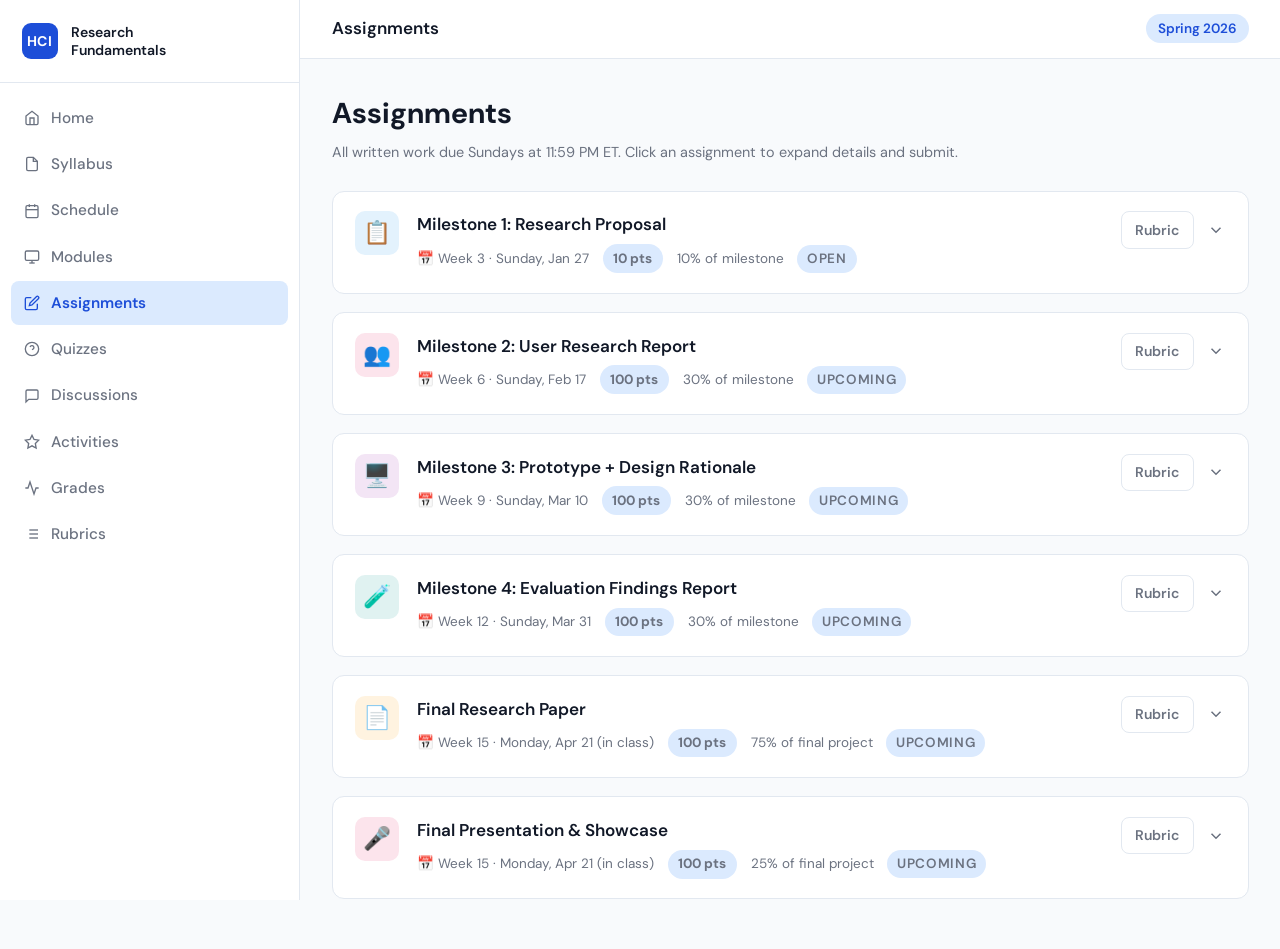
<file: assignments.html>
<!DOCTYPE html>
<html lang="en">
<head>
<meta charset="UTF-8">
<meta name="viewport" content="width=device-width, initial-scale=1.0">
<title>Assignments — HCI Research Fundamentals</title>
<link rel="stylesheet" href="shared.css">
<style>
  .assignment-card {
    background: var(--surface);
    border: 1px solid var(--border);
    border-radius: var(--radius);
    margin-bottom: 1rem;
    overflow: hidden;
  }
  .assignment-card.open .assignment-body { display: block; }
  .assignment-top {
    padding: 1.1rem 1.25rem;
    display: flex; align-items: flex-start; gap: 1rem;
    cursor: pointer;
  }
  .assignment-top:hover { background: var(--surface-alt); }
  .asgn-icon {
    width: 44px; height: 44px; border-radius: 10px;
    display: flex; align-items: center; justify-content: center;
    font-size: 1.25rem; flex-shrink: 0;
  }
  .asgn-info { flex: 1; }
  .asgn-info h3 { font-size: 0.95rem; margin: 0 0 0.3rem; }
  .asgn-meta { display: flex; gap: 0.75rem; flex-wrap: wrap; align-items: center; }
  .asgn-meta span { font-size: 0.75rem; color: var(--text-muted); }
  .asgn-actions { display: flex; align-items: center; gap: 0.5rem; }
  .assignment-body { display: none; border-top: 1px solid var(--border); padding: 1.25rem; }
  .component-list { list-style: none; padding: 0; }
  .component-list li {
    display: flex; gap: 0.75rem; align-items: flex-start;
    padding: 0.6rem 0; border-bottom: 1px solid var(--border);
    font-size: 0.85rem;
  }
  .component-list li:last-child { border-bottom: none; }
  .component-check { color: var(--primary); flex-shrink: 0; margin-top: 2px; }
  .submit-zone {
    background: var(--surface-alt);
    border: 2px dashed var(--border);
    border-radius: var(--radius-sm);
    padding: 1.25rem;
    text-align: center;
    margin-top: 1rem;
    transition: border-color 0.2s;
  }
  .submit-zone:hover { border-color: var(--primary-muted); }
  .submit-zone.submitted { border-color: var(--primary); background: var(--primary-light); border-style: solid; }
  .submit-zone p { font-size: 0.82rem; color: var(--text-muted); margin: 0.35rem 0 0; }
  .points-badge {
    background: var(--primary-light);
    color: var(--primary);
    font-size: 0.75rem; font-weight: 700;
    padding: 0.2rem 0.6rem; border-radius: 20px;
    white-space: nowrap;
  }
</style>
</head>
<body>
<div class="app-shell">
  <nav class="sidebar" id="sidebar">
    <div class="sidebar-logo"><div class="logo-mark">HCI</div><div class="logo-text">Research<br>Fundamentals</div></div>
    <ul class="nav-list">
      <li><a href="index.html" class="nav-link"><svg width="16" height="16" fill="none" stroke="currentColor" stroke-width="2" viewBox="0 0 24 24"><path d="M3 9l9-7 9 7v11a2 2 0 01-2 2H5a2 2 0 01-2-2z"/><polyline points="9 22 9 12 15 12 15 22"/></svg>Home</a></li>
      <li><a href="syllabus.html" class="nav-link"><svg width="16" height="16" fill="none" stroke="currentColor" stroke-width="2" viewBox="0 0 24 24"><path d="M14 2H6a2 2 0 00-2 2v16a2 2 0 002 2h12a2 2 0 002-2V8z"/><polyline points="14 2 14 8 20 8"/></svg>Syllabus</a></li>
      <li><a href="schedule.html" class="nav-link"><svg width="16" height="16" fill="none" stroke="currentColor" stroke-width="2" viewBox="0 0 24 24"><rect x="3" y="4" width="18" height="18" rx="2"/><line x1="16" y1="2" x2="16" y2="6"/><line x1="8" y1="2" x2="8" y2="6"/><line x1="3" y1="10" x2="21" y2="10"/></svg>Schedule</a></li>
      <li><a href="modules.html" class="nav-link"><svg width="16" height="16" fill="none" stroke="currentColor" stroke-width="2" viewBox="0 0 24 24"><rect x="2" y="3" width="20" height="14" rx="2"/><line x1="8" y1="21" x2="16" y2="21"/><line x1="12" y1="17" x2="12" y2="21"/></svg>Modules</a></li>
      <li><a href="assignments.html" class="nav-link active"><svg width="16" height="16" fill="none" stroke="currentColor" stroke-width="2" viewBox="0 0 24 24"><path d="M11 4H4a2 2 0 00-2 2v14a2 2 0 002 2h14a2 2 0 002-2v-7"/><path d="M18.5 2.5a2.121 2.121 0 013 3L12 15l-4 1 1-4 9.5-9.5z"/></svg>Assignments</a></li>
      <li><a href="quizzes.html" class="nav-link"><svg width="16" height="16" fill="none" stroke="currentColor" stroke-width="2" viewBox="0 0 24 24"><circle cx="12" cy="12" r="10"/><path d="M9.09 9a3 3 0 015.83 1c0 2-3 3-3 3"/><line x1="12" y1="17" x2="12.01" y2="17"/></svg>Quizzes</a></li>
      <li><a href="discussions.html" class="nav-link"><svg width="16" height="16" fill="none" stroke="currentColor" stroke-width="2" viewBox="0 0 24 24"><path d="M21 15a2 2 0 01-2 2H7l-4 4V5a2 2 0 012-2h14a2 2 0 012 2z"/></svg>Discussions</a></li>
      <li><a href="activities.html" class="nav-link"><svg width="16" height="16" fill="none" stroke="currentColor" stroke-width="2" viewBox="0 0 24 24"><polygon points="12 2 15.09 8.26 22 9.27 17 14.14 18.18 21.02 12 17.77 5.82 21.02 7 14.14 2 9.27 8.91 8.26 12 2"/></svg>Activities</a></li>
      <li><a href="grades.html" class="nav-link"><svg width="16" height="16" fill="none" stroke="currentColor" stroke-width="2" viewBox="0 0 24 24"><polyline points="22 12 18 12 15 21 9 3 6 12 2 12"/></svg>Grades</a></li>
      <li><a href="rubrics.html" class="nav-link"><svg width="16" height="16" fill="none" stroke="currentColor" stroke-width="2" viewBox="0 0 24 24"><line x1="8" y1="6" x2="21" y2="6"/><line x1="8" y1="12" x2="21" y2="12"/><line x1="8" y1="18" x2="21" y2="18"/><line x1="3" y1="6" x2="3.01" y2="6"/><line x1="3" y1="12" x2="3.01" y2="12"/><line x1="3" y1="18" x2="3.01" y2="18"/></svg>Rubrics</a></li>
    </ul>
  </nav>
  <div class="main-content">
    <header class="topbar">
      <button class="menu-btn" onclick="toggleSidebar()"><svg width="20" height="20" fill="none" stroke="currentColor" stroke-width="2" viewBox="0 0 24 24"><line x1="3" y1="12" x2="21" y2="12"/><line x1="3" y1="6" x2="21" y2="6"/><line x1="3" y1="18" x2="21" y2="18"/></svg></button>
      <span class="page-title">Assignments</span>
      <div class="topbar-actions"><span class="semester-badge">Spring 2026</span></div>
    </header>
    <div class="content-body">
      <h1 style="margin-bottom:0.25rem;">Assignments</h1>
      <p class="text-muted text-sm" style="margin-bottom:1.5rem;">All written work due Sundays at 11:59 PM ET. Click an assignment to expand details and submit.</p>
      <div id="assignmentsContainer"></div>
    </div>
  </div>
</div>
<script src="shared.js"></script>
<script>
const assignments = [
  // {
  //   id: 'topic_selection', icon: '🎯', color: '#e8f5e9',
  //   title: 'Project Topic Selection', due: 'Week 1 · Sunday, Jan 19', points: 10, weight: '10% of milestones',
  //   status: 'open', rubric: 'rubrics.html#topic',
  //   description: 'Identify a real-world HCI problem meaningful to a community you care about. Submit a 1-paragraph problem statement and 2–3 preliminary research questions.',
  //   components: [
  //     '1-paragraph problem statement identifying the population and problem',
  //     '2–3 initial research questions',
  //     'Brief note on your personal connection or motivation'
  //   ]
  // },
  {
    id: 'milestone1', icon: '📋', color: '#e3f2fd',
    title: 'Milestone 1: Research Proposal', due: 'Week 3 · Sunday, Jan 27', points: 10, weight: '10% of milestone',
    status: 'open', rubric: 'rubrics.html#m1',
    description: 'Establish a clear problem space, research questions, preliminary literature, and planned methods for your semester project.',
    components: [
      'Problem Statement & Motivation — who is affected, why it matters, what gap exists',
      'Research Questions — 2–3 focused, researchable HCI questions',
      'Annotated Bibliography — 8–10 scholarly sources (HCI + domain literature)',
      'Methods Overview — proposed user research methods with initial justification',
      'Positionality Statement — how your background may shape your research'
    ],
  },
  {
    id: 'milestone2', icon: '👥', color: '#fce4ec',
    title: 'Milestone 2: User Research Report', due: 'Week 6 · Sunday, Feb 17', points: 100, weight: '30% of milestone',
    status: 'upcoming', rubric: 'rubrics.html#m2',
    description: 'Ground design decisions in original user research using at least two methods and a minimum of 3–5 participants.',
    components: [
      'Methods Section — participants, data collection, justification',
      'Data Collection Artifacts — interview guide, observation protocol, or survey',
      'Findings — themes with supporting evidence (quotes, observations, data)',
      'Synthesis Artifact — affinity diagram or equivalent',
      'Design Implications — 3–5 specific, actionable insights for the prototype'
    ],
  },
  {
    id: 'milestone3', icon: '🖥️', color: '#f3e5f5',
    title: 'Milestone 3: Prototype + Design Rationale', due: 'Week 9 · Sunday, Mar 10', points: 100, weight: '30% of milestone',
    status: 'upcoming', rubric: 'rubrics.html#m3',
    description: 'Translate research findings into a hi-fi interactive prototype with documented design reasoning.',
    components: [
      'Hi-Fi Prototype — Figma prototype with minimum 5 screens/states covering core user flow',
      'Design Rationale — 3–4 page document connecting design decisions to research findings',
      'Accessibility Documentation — WCAG 2.1 checklist with issues identified and addressed',
      'Lo-Fi to Hi-Fi Evolution — before/after sketches with explanation of key design changes'
    ],
  },
  {
    id: 'milestone4', icon: '🧪', color: '#e0f2f1',
    title: 'Milestone 4: Evaluation Findings Report', due: 'Week 12 · Sunday, Mar 31', points: 100, weight: '30% of milestone',
    status: 'upcoming', rubric: 'rubrics.html#m4',
    description: 'Evaluate the prototype with real users and synthesize quantitative and qualitative findings into prioritized recommendations.',
    components: [
      'Evaluation Plan — participants, tasks, measures, and methods',
      'Quantitative Results — task completion rates, time on task, SUS scores',
      'Qualitative Findings — themes from think-aloud and post-session interviews',
      'Heuristic Evaluation Summary — Nielsen\'s 10 heuristics violations rated',
      'Prioritized Recommendations — at least 5 redesign recommendations with severity ratings'
    ],
  },
  {
    id: 'final_paper', icon: '📄', color: '#fff3e0',
    title: 'Final Research Paper', due: 'Week 15 · Monday, Apr 21 (in class)', points: 100, weight: '75% of final project',
    status: 'upcoming', rubric: 'rubrics.html#final',
    description: 'A complete 10–14 page CHI-style research paper synthesizing all prior milestones. Must include: Abstract, Introduction, Related Work, Methods, Findings, Design, Evaluation, Discussion, Limitations, Conclusion, and References (minimum 15 scholarly sources).',
    components: [
      'Abstract — concise summary of the full paper',
      'Introduction — motivation, problem, contributions',
      'Related Work — integrated synthesis of 15+ scholarly sources',
      'Methods — research and design process',
      'Findings — user research results',
      'Design — prototype description and rationale',
      'Evaluation — usability testing findings',
      'Discussion, Limitations, Conclusion',
      'References — IEEE format, minimum 15 sources'
    ],
  },
  {
    id: 'final_presentation', icon: '🎤', color: '#fce4ec',
    title: 'Final Presentation & Showcase', due: 'Week 15 · Monday, Apr 21 (in class)', points: 100, weight: '25% of final project',
    status: 'upcoming', rubric: 'rubrics.html#presentation',
    description: '15-minute research presentation with live prototype demonstration and Q&A.',
    components: [
      '15-minute presentation covering research process and findings',
      'Live prototype demonstration',
      'Q&A response (5 minutes)'
    ],
  }
];

const statusColors = {
  open: 'badge-open',
  upcoming: 'badge-upcoming',
  submitted: 'badge-submitted',
  graded: 'badge-graded'
};

const container = document.getElementById('assignmentsContainer');
const submissions = SubmitStore.get();

assignments.forEach(a => {
  const isSubmitted = !!submissions[a.id];
  const card = document.createElement('div');
  card.className = 'assignment-card';
  card.innerHTML = `
    <div class="assignment-top" onclick="this.closest('.assignment-card').classList.toggle('open')">
      <div class="asgn-icon" style="background:${a.color};">${a.icon}</div>
      <div class="asgn-info">
        <h3>${a.title}</h3>
        <div class="asgn-meta">
          <span>📅 ${a.due}</span>
          <span class="points-badge">${a.points} pts</span>
          <span>${a.weight}</span>
          <span class="badge-status ${isSubmitted ? 'badge-submitted' : statusColors[a.status]}">${isSubmitted ? 'Submitted' : a.status}</span>
        </div>
      </div>
      <div class="asgn-actions">
        <a href="${a.rubric}" class="btn btn-sm btn-ghost" onclick="event.stopPropagation()">Rubric</a>
        <svg style="color:var(--text-muted);margin-left:0.25rem;" width="18" height="18" fill="none" stroke="currentColor" stroke-width="2" viewBox="0 0 24 24"><polyline points="6 9 12 15 18 9"/></svg>
      </div>
    </div>
    <div class="assignment-body">
      <p style="font-size:0.875rem;margin-bottom:1rem;">${a.description}</p>
      <h4 style="font-size:0.8rem;text-transform:uppercase;letter-spacing:0.05em;color:var(--primary);margin-bottom:0.5rem;">Required Components</h4>
      <ul class="component-list">
        ${a.components.map(c => `
          <li>
            <svg class="component-check" width="16" height="16" fill="none" stroke="currentColor" stroke-width="2.5" viewBox="0 0 24 24"><polyline points="20 6 9 17 4 12"/></svg>
            ${c}
          </li>
        `).join('')}
      </ul>
      <div class="submit-zone ${isSubmitted ? 'submitted' : ''}" id="zone-${a.id}">
        ${isSubmitted ? `
          <div style="font-size:1.5rem;margin-bottom:0.35rem;">✅</div>
          <div style="font-weight:700;font-size:0.875rem;color:var(--primary);">Submitted</div>
          <p>Submitted on ${new Date(submissions[a.id].date).toLocaleDateString('en-US',{month:'short',day:'numeric',year:'numeric'})}</p>
          <button class="btn btn-sm btn-outline" style="margin-top:0.75rem;" onclick="resubmit('${a.id}')">Resubmit</button>
        ` : `
          <div style="font-size:1.5rem;margin-bottom:0.35rem;">📎</div>
          <div style="font-weight:600;font-size:0.875rem;">Submit Your Work</div>
          <p>Add a submission note or link (e.g., Google Doc, Figma link, PDF URL)</p>
          <div class="form-group" style="margin-top:0.75rem;text-align:left;">
            <label for="link-${a.id}">Submission Link or Note</label>
            <input type="text" id="link-${a.id}" placeholder="https://docs.google.com/... or paste your response" />
          </div>
          <button class="btn btn-sm" style="margin-top:0.25rem;" onclick="submitAssignment('${a.id}')">Submit Assignment</button>
        `}
      </div>
    </div>
  `;
  container.appendChild(card);
});

function submitAssignment(id) {
  const input = document.getElementById('link-' + id);
  if (!input.value.trim()) { alert('Please add a submission note or link.'); return; }
  SubmitStore.save(id, { link: input.value.trim() });
  const zone = document.getElementById('zone-' + id);
  zone.classList.add('submitted');
  zone.innerHTML = `
    <div style="font-size:1.5rem;margin-bottom:0.35rem;">✅</div>
    <div style="font-weight:700;font-size:0.875rem;color:var(--primary);">Submitted!</div>
    <p>Your submission has been recorded.</p>
    <button class="btn btn-sm btn-outline" style="margin-top:0.75rem;" onclick="resubmit('${id}')">Resubmit</button>
  `;
}

function resubmit(id) {
  const submissions = SubmitStore.get();
  delete submissions[id];
  localStorage.setItem('hci_course_submissions', JSON.stringify(submissions));
  location.reload();
}
</script>
</body>
</html>
</file>
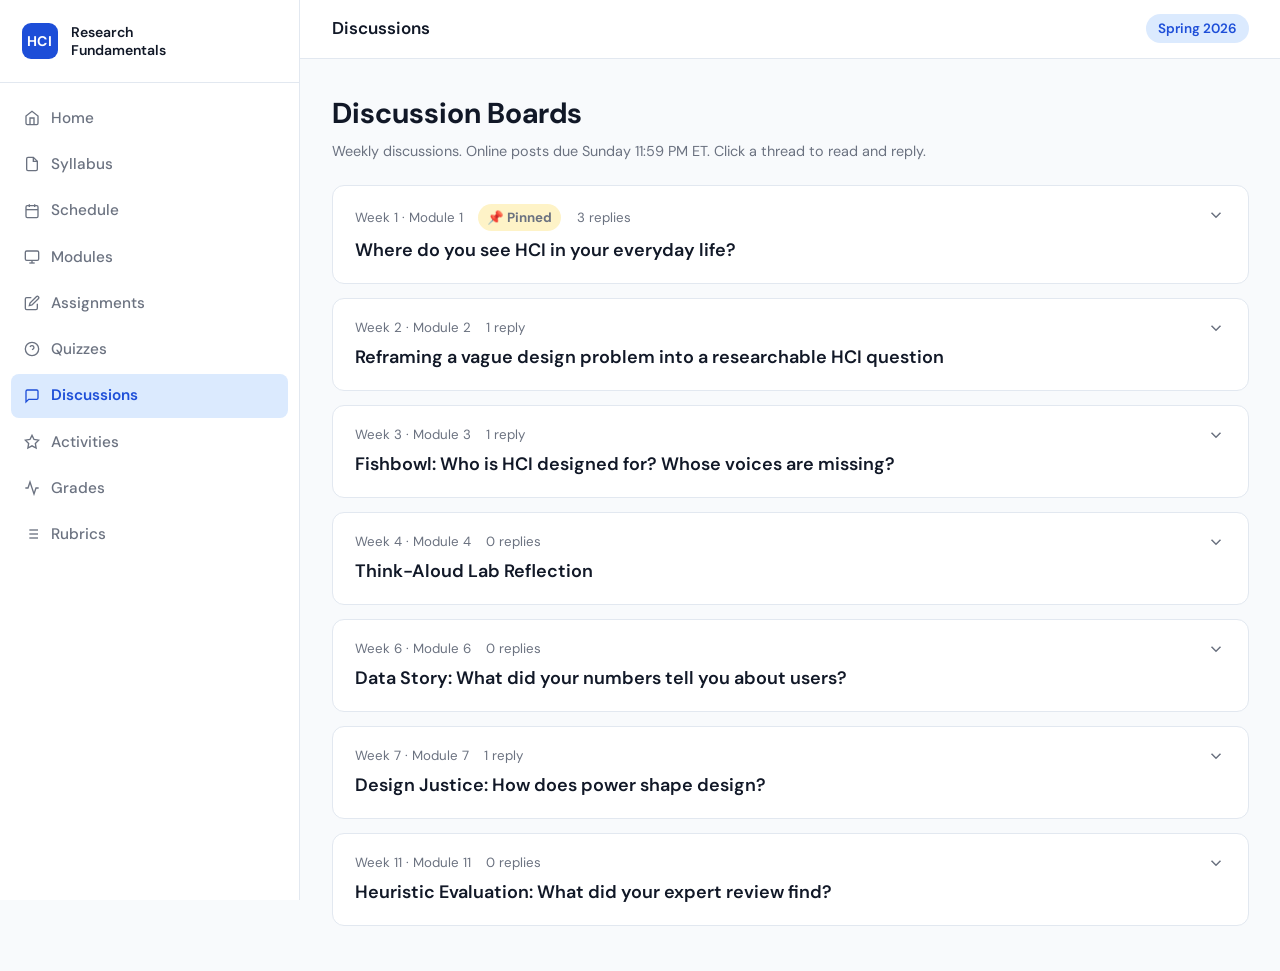
<file: discussions.html>
<!DOCTYPE html>
<html lang="en">
<head>
<meta charset="UTF-8">
<meta name="viewport" content="width=device-width, initial-scale=1.0">
<title>Discussions — HCI Research Fundamentals</title>
<link rel="stylesheet" href="shared.css">
<style>
  .thread-card {
    background: var(--surface); border: 1px solid var(--border);
    border-radius: var(--radius); margin-bottom: 0.75rem; overflow: hidden;
  }
  .thread-card:hover { border-color: var(--primary-muted); }
  .thread-header { padding: 1rem 1.25rem; display: flex; align-items: flex-start; gap: 1rem; cursor: pointer; }
  .thread-header:hover { background: var(--surface-alt); }
  .thread-info { flex: 1; }
  .thread-info h3 { font-size: 0.92rem; margin: 0 0 0.3rem; }
  .thread-meta { display: flex; gap: 0.85rem; flex-wrap: wrap; align-items: center; }
  .thread-meta span { font-size: 0.74rem; color: var(--text-muted); }
  .thread-body { display: none; border-top: 1px solid var(--border); padding: 1.25rem; }
  .thread-card.open .thread-body { display: block; }
  .thread-prompt {
    background: var(--surface-alt); border-left: 3px solid var(--primary);
    border-radius: var(--radius-sm); padding: 0.9rem 1rem; margin-bottom: 1.25rem;
    font-size: 0.875rem; line-height: 1.65;
  }
  .thread-prompt strong { display: block; margin-bottom: 0.3rem; font-size: 0.75rem; text-transform: uppercase; letter-spacing: 0.05em; color: var(--primary); }
  .replies-label { font-size: 0.78rem; text-transform: uppercase; letter-spacing: 0.05em; color: var(--text-muted); font-weight: 700; margin-bottom: 0.75rem; }
  .reply-card { background: var(--surface); border: 1px solid var(--border); border-radius: var(--radius-sm); padding: 0.9rem 1rem; margin-bottom: 0.6rem; }
  .reply-meta { display: flex; align-items: center; gap: 0.6rem; margin-bottom: 0.5rem; }
  .reply-meta .author { font-weight: 600; font-size: 0.82rem; }
  .reply-meta .time { font-size: 0.72rem; color: var(--text-muted); margin-left: auto; }
  .reply-body { font-size: 0.84rem; line-height: 1.65; color: var(--text); }
  .reply-actions { margin-top: 0.5rem; display: flex; gap: 0.5rem; }
  .like-btn { background: none; border: 1px solid var(--border); border-radius: 6px; padding: 0.2rem 0.6rem; font-size: 0.75rem; cursor: pointer; color: var(--text-muted); display: flex; align-items: center; gap: 0.3rem; font-family: inherit; transition: background 0.15s, color 0.15s; }
  .like-btn:hover, .like-btn.liked { background: var(--primary-light); color: var(--primary); border-color: var(--primary-muted); }
  .compose-box { margin-top: 1rem; }
  .compose-box textarea { resize: vertical; min-height: 80px; }
  .compose-actions { display: flex; justify-content: flex-end; gap: 0.5rem; margin-top: 0.5rem; }
  .pinned-badge { background: var(--accent-light); color: #92400e; font-size: 0.7rem; font-weight: 700; padding: 0.15rem 0.5rem; border-radius: 20px; }
  .chevron-icon { color: var(--text-muted); transition: transform 0.2s; flex-shrink: 0; margin-top: 2px; }
  .thread-card.open .chevron-icon { transform: rotate(180deg); }
  .empty-state { text-align: center; padding: 1.5rem; color: var(--text-muted); font-size: 0.875rem; }
</style>
</head>
<body>
<div class="app-shell">
  <nav class="sidebar" id="sidebar">
    <div class="sidebar-logo"><div class="logo-mark">HCI</div><div class="logo-text">Research<br>Fundamentals</div></div>
    <ul class="nav-list">
      <li><a href="index.html" class="nav-link"><svg width="16" height="16" fill="none" stroke="currentColor" stroke-width="2" viewBox="0 0 24 24"><path d="M3 9l9-7 9 7v11a2 2 0 01-2 2H5a2 2 0 01-2-2z"/><polyline points="9 22 9 12 15 12 15 22"/></svg>Home</a></li>
      <li><a href="syllabus.html" class="nav-link"><svg width="16" height="16" fill="none" stroke="currentColor" stroke-width="2" viewBox="0 0 24 24"><path d="M14 2H6a2 2 0 00-2 2v16a2 2 0 002 2h12a2 2 0 002-2V8z"/><polyline points="14 2 14 8 20 8"/></svg>Syllabus</a></li>
      <li><a href="schedule.html" class="nav-link"><svg width="16" height="16" fill="none" stroke="currentColor" stroke-width="2" viewBox="0 0 24 24"><rect x="3" y="4" width="18" height="18" rx="2"/><line x1="16" y1="2" x2="16" y2="6"/><line x1="8" y1="2" x2="8" y2="6"/><line x1="3" y1="10" x2="21" y2="10"/></svg>Schedule</a></li>
      <li><a href="modules.html" class="nav-link"><svg width="16" height="16" fill="none" stroke="currentColor" stroke-width="2" viewBox="0 0 24 24"><rect x="2" y="3" width="20" height="14" rx="2"/><line x1="8" y1="21" x2="16" y2="21"/><line x1="12" y1="17" x2="12" y2="21"/></svg>Modules</a></li>
      <li><a href="assignments.html" class="nav-link"><svg width="16" height="16" fill="none" stroke="currentColor" stroke-width="2" viewBox="0 0 24 24"><path d="M11 4H4a2 2 0 00-2 2v14a2 2 0 002 2h14a2 2 0 002-2v-7"/><path d="M18.5 2.5a2.121 2.121 0 013 3L12 15l-4 1 1-4 9.5-9.5z"/></svg>Assignments</a></li>
      <li><a href="quizzes.html" class="nav-link"><svg width="16" height="16" fill="none" stroke="currentColor" stroke-width="2" viewBox="0 0 24 24"><circle cx="12" cy="12" r="10"/><path d="M9.09 9a3 3 0 015.83 1c0 2-3 3-3 3"/><line x1="12" y1="17" x2="12.01" y2="17"/></svg>Quizzes</a></li>
      <li><a href="discussions.html" class="nav-link active"><svg width="16" height="16" fill="none" stroke="currentColor" stroke-width="2" viewBox="0 0 24 24"><path d="M21 15a2 2 0 01-2 2H7l-4 4V5a2 2 0 012-2h14a2 2 0 012 2z"/></svg>Discussions</a></li>
      <li><a href="activities.html" class="nav-link"><svg width="16" height="16" fill="none" stroke="currentColor" stroke-width="2" viewBox="0 0 24 24"><polygon points="12 2 15.09 8.26 22 9.27 17 14.14 18.18 21.02 12 17.77 5.82 21.02 7 14.14 2 9.27 8.91 8.26 12 2"/></svg>Activities</a></li>
      <li><a href="grades.html" class="nav-link"><svg width="16" height="16" fill="none" stroke="currentColor" stroke-width="2" viewBox="0 0 24 24"><polyline points="22 12 18 12 15 21 9 3 6 12 2 12"/></svg>Grades</a></li>
      <li><a href="rubrics.html" class="nav-link"><svg width="16" height="16" fill="none" stroke="currentColor" stroke-width="2" viewBox="0 0 24 24"><line x1="8" y1="6" x2="21" y2="6"/><line x1="8" y1="12" x2="21" y2="12"/><line x1="8" y1="18" x2="21" y2="18"/><line x1="3" y1="6" x2="3.01" y2="6"/><line x1="3" y1="12" x2="3.01" y2="12"/><line x1="3" y1="18" x2="3.01" y2="18"/></svg>Rubrics</a></li>
    </ul>
  </nav>
  <div class="main-content">
    <header class="topbar">
      <button class="menu-btn" onclick="toggleSidebar()"><svg width="20" height="20" fill="none" stroke="currentColor" stroke-width="2" viewBox="0 0 24 24"><line x1="3" y1="12" x2="21" y2="12"/><line x1="3" y1="6" x2="21" y2="6"/><line x1="3" y1="18" x2="21" y2="18"/></svg></button>
      <span class="page-title">Discussions</span>
      <div class="topbar-actions"><span class="semester-badge">Spring 2026</span></div>
    </header>
    <div class="content-body">
      <div style="display:flex;align-items:flex-start;justify-content:space-between;margin-bottom:1.25rem;flex-wrap:wrap;gap:0.75rem;">
        <div>
          <h1 style="margin-bottom:0.2rem;">Discussion Boards</h1>
          <p class="text-muted text-sm">Weekly discussions. Online posts due Sunday 11:59 PM ET. Click a thread to read and reply.</p>
        </div>
      </div>
      <div id="discussionContainer"></div>
    </div>
  </div>
</div>
<script src="shared.js"></script>
<script>
const threads = [
  { id: 'd1', week: 'Week 1', module: 'Module 1', pinned: true,
    title: 'Where do you see HCI in your everyday life?',
    prompt: 'Connect HCI to your lived experience. Think about the last 24 hours: which interactive systems did you use? What frustrated you? What worked beautifully? Choose one example and reflect on which of the three HCI paradigms (engineering, cognitive science, phenomenology) best explains your experience with it, and why.',
    seedPosts: [
      { author: 'Dr. Rivera', initials: 'DR', color: '#166534', date: 'Jan 13, 2026', likes: 4, text: 'I find myself thinking about HCI every time I use a self-checkout kiosk. From an engineering lens it\'s optimized for speed; from a phenomenological lens it completely transforms the grocery shopping experience. What examples resonate with you all?' },
      { author: 'Alex M.', initials: 'AM', color: '#1d4ed8', date: 'Jan 14, 2026', likes: 3, text: 'For me it\'s navigation apps like Google Maps. The engineering paradigm explains the routing algorithms, but the phenomenological lens captures how much it has changed my sense of place and spatial memory. I almost never build mental maps of new cities anymore.' },
      { author: 'Jordan T.', initials: 'JT', color: '#7c3aed', date: 'Jan 15, 2026', likes: 2, text: 'Voice assistants feel like the clearest example. The cognitive science paradigm fits — designed around mental models of natural conversation. But when they break down in social settings, the awkwardness is very embodied and phenomenological.' }
    ]
  },
  { id: 'd2', week: 'Week 2', module: 'Module 2',
    title: 'Reframing a vague design problem into a researchable HCI question',
    prompt: 'Take this vague problem: "Students don\'t engage with the library\'s digital resources." Reframe it as 2–3 focused, researchable HCI questions. For each, identify (a) the method you would use, and (b) the type of data it would generate. Reply to at least one classmate to compare approaches.',
    seedPosts: [
      { author: 'Dr. Rivera', initials: 'DR', color: '#166534', date: 'Jan 20, 2026', likes: 2, text: '"Don\'t engage" is too vague to study directly — it could mean students don\'t know the resources exist, can\'t find them, find the interface unusable, or prefer alternatives. Each possibility calls for a completely different research approach.' }
    ]
  },
  { id: 'd3', week: 'Week 3', module: 'Module 3',
    title: 'Fishbowl: Who is HCI designed for? Whose voices are missing?',
    prompt: 'Reflect on the in-class fishbowl discussion. (1) Identify one insight that shifted your thinking. (2) Describe a specific population whose voices are systematically underrepresented in HCI. (3) Propose one concrete change to how HCI research is conducted to address this gap.',
    seedPosts: [
      { author: 'Sam K.', initials: 'SK', color: '#b45309', date: 'Jan 27, 2026', likes: 5, text: 'The fishbowl made me realize that "universal design" often means designing for able-bodied users and retrofitting accessibility later. Older adults are one of the fastest-growing user groups but are drastically underrepresented in usability studies. Research labs should actively recruit participants 65+.' }
    ]
  },
  { id: 'd4', week: 'Week 4', module: 'Module 4',
    title: 'Think-Aloud Lab Reflection',
    prompt: 'After the think-aloud lab, reflect on your experience as both participant and observer. As participant: what was it like to verbalize your thoughts? Did it change how you used the interface? As observer: what surprised you? What does the gap between expected and actual user behavior reveal?',
    seedPosts: []
  },
  { id: 'd5', week: 'Week 6', module: 'Module 6',
    title: 'Data Story: What did your numbers tell you about users?',
    prompt: 'Share your 2–3 sentence "data story" from the lab. What was the most surprising quantitative finding? What question does it raise that numbers alone can\'t answer? What qualitative follow-up would you design?',
    seedPosts: []
  },
  { id: 'd6', week: 'Week 7', module: 'Module 7',
    title: 'Design Justice: How does power shape design?',
    prompt: 'Describe a technology you interact with regularly. Who do you think was centered in its design process? Whose needs are served well, and whose are not? How would a design justice approach change that process? Be specific — name the system, the population, and the change.',
    seedPosts: [
      { author: 'Dr. Rivera', initials: 'DR', color: '#166534', date: 'Feb 24, 2026', likes: 3, text: 'Costanza-Chock\'s core argument is that design is never neutral — it encodes the values and power relationships of those who create it. The question isn\'t whether design reflects power, but whose power, and whether we\'re willing to name and redistribute it.' }
    ]
  },
  { id: 'd7', week: 'Week 11', module: 'Module 11',
    title: 'Heuristic Evaluation: What did your expert review find?',
    prompt: 'Share the top 2 heuristic violations you found during the in-class evaluation exercise. For each: (1) Name the heuristic violated, (2) Describe the specific interface problem, (3) Rate severity (1–4), and (4) Propose a redesign recommendation. Respond to a classmate whose findings surprised you.',
    seedPosts: []
  }
];

function renderPost(post, threadId, idx) {
  return `
    <div class="reply-card">
      <div class="reply-meta">
        <div class="avatar" style="background:${post.color || 'var(--primary)'};">${post.initials || 'ME'}</div>
        <span class="author">${post.author || 'You'}</span>
        ${post.isUser ? '<span class="badge-status badge-submitted" style="font-size:0.68rem;padding:0.1rem 0.4rem;">You</span>' : ''}
        <span class="time">${post.date || (post.dateISO ? new Date(post.dateISO).toLocaleDateString('en-US',{month:'short',day:'numeric',year:'numeric'}) : '')}</span>
      </div>
      <div class="reply-body">${post.text}</div>
      <div class="reply-actions">
        <button class="like-btn" onclick="this.classList.toggle('liked');var c=this.querySelector('.lc');c.textContent=this.classList.contains('liked')?parseInt(c.textContent)+1:parseInt(c.textContent)-1">
          👍 <span class="lc">${post.likes || 0}</span>
        </button>
      </div>
    </div>`;
}

const container = document.getElementById('discussionContainer');

threads.forEach(thread => {
  const savedPosts = DiscussionStore.get(thread.id);
  const allPosts = [...thread.seedPosts, ...savedPosts];

  const card = document.createElement('div');
  card.className = 'thread-card';
  card.innerHTML = `
    <div class="thread-header" onclick="this.closest('.thread-card').classList.toggle('open')">
      <div style="flex:1;">
        <div class="thread-meta" style="margin-bottom:0.3rem;">
          <span>${thread.week} · ${thread.module}</span>
          ${thread.pinned ? '<span class="pinned-badge">📌 Pinned</span>' : ''}
          <span id="count-${thread.id}">${allPosts.length} ${allPosts.length === 1 ? 'reply' : 'replies'}</span>
        </div>
        <h3>${thread.title}</h3>
      </div>
      <svg class="chevron-icon" width="18" height="18" fill="none" stroke="currentColor" stroke-width="2" viewBox="0 0 24 24"><polyline points="6 9 12 15 18 9"/></svg>
    </div>
    <div class="thread-body">
      <div class="thread-prompt"><strong>Discussion Prompt</strong>${thread.prompt}</div>
      <div class="replies-label" id="rlabel-${thread.id}">${allPosts.length} ${allPosts.length === 1 ? 'Reply' : 'Replies'}</div>
      <div id="replies-${thread.id}">
        ${allPosts.length === 0 ? '<div class="empty-state">No replies yet. Be the first to respond!</div>' : allPosts.map((p,i) => renderPost(p, thread.id, i)).join('')}
      </div>
      <div class="compose-box">
        <label for="reply-${thread.id}">Your Reply</label>
        <textarea id="reply-${thread.id}" placeholder="Share your thoughts, connect to a reading, or respond to a classmate..."></textarea>
        <div class="compose-actions">
          <button class="btn btn-sm btn-outline" onclick="document.getElementById('reply-${thread.id}').value=''">Clear</button>
          <button class="btn btn-sm" onclick="postReply('${thread.id}')">Post Reply</button>
        </div>
      </div>
    </div>`;
  container.appendChild(card);
});

function postReply(threadId) {
  const ta = document.getElementById('reply-' + threadId);
  const text = ta.value.trim();
  if (!text) { alert('Please write something before posting.'); return; }
  const thread = threads.find(t => t.id === threadId);
  const updated = DiscussionStore.add(threadId, {
    author: 'You', initials: 'ME', isUser: true, text, likes: 0
  });
  const allPosts = [...thread.seedPosts, ...updated];
  document.getElementById('replies-' + threadId).innerHTML = allPosts.map((p,i) => renderPost(p, threadId, i)).join('');
  document.getElementById('count-' + threadId).textContent = `${allPosts.length} ${allPosts.length === 1 ? 'reply' : 'replies'}`;
  document.getElementById('rlabel-' + threadId).textContent = `${allPosts.length} ${allPosts.length === 1 ? 'Reply' : 'Replies'}`;
  ta.value = '';
}
</script>
</body>
</html>
</file>
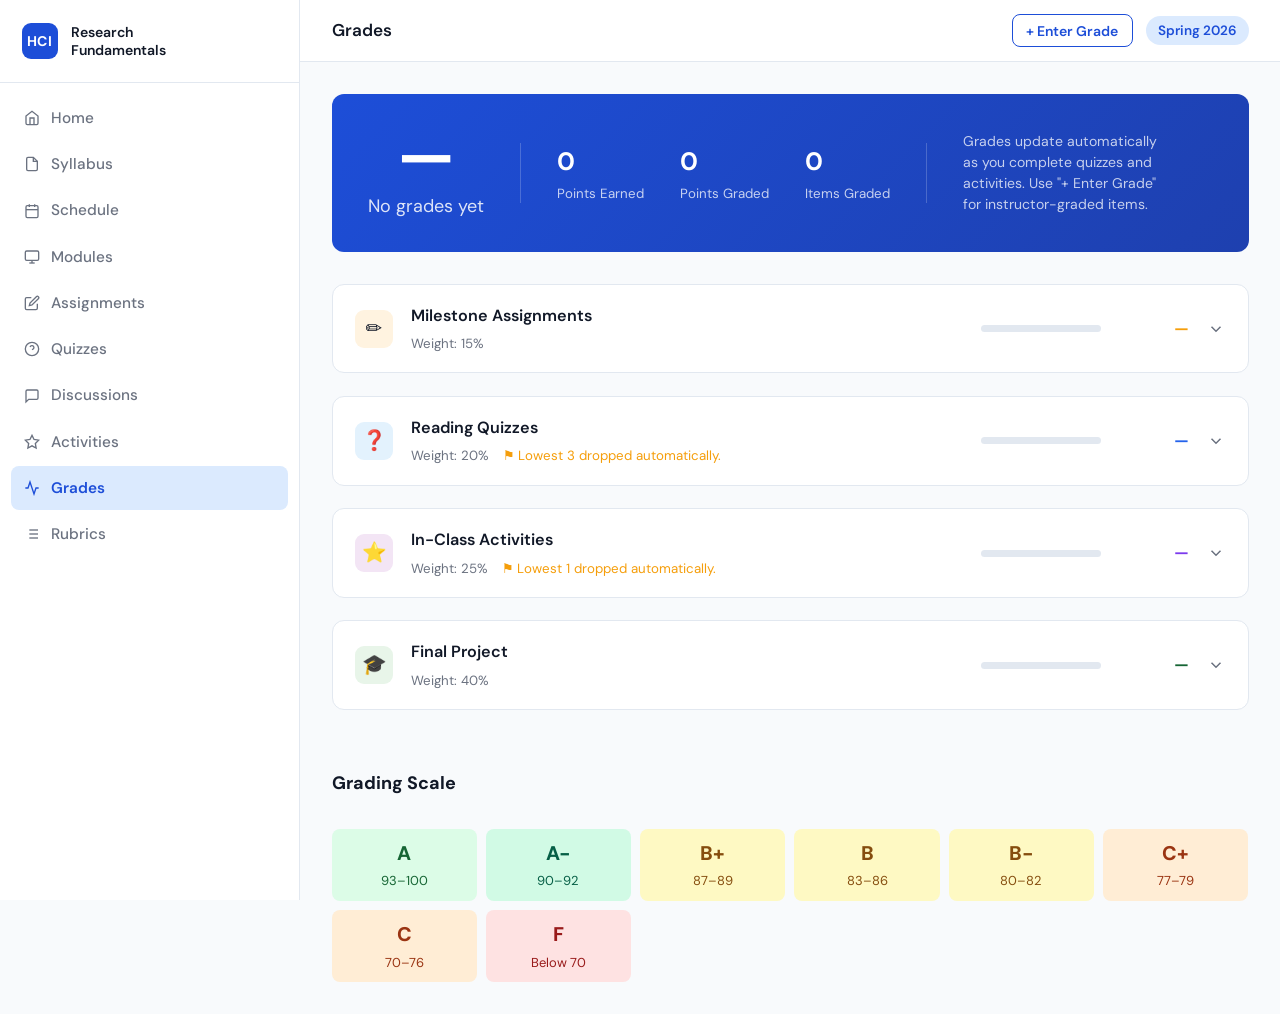
<file: grades.html>
<!DOCTYPE html>
<html lang="en">
<head>
<meta charset="UTF-8">
<meta name="viewport" content="width=device-width, initial-scale=1.0">
<title>Grades — HCI Research Fundamentals</title>
<link rel="stylesheet" href="shared.css">
<style>
  .grade-hero {
    background: linear-gradient(135deg, var(--primary), var(--primary-dark));
    color: white; border-radius: var(--radius); padding: 1.75rem 2rem;
    display: flex; align-items: center; gap: 2rem; flex-wrap: wrap; margin-bottom: 1.75rem;
  }
  .grade-big { text-align: center; }
  .grade-big .letter { font-size: 3.5rem; font-weight: 800; line-height: 1; }
  .grade-big .pct { font-size: 1rem; opacity: 0.85; margin-top: 0.2rem; }
  .grade-hero-sep { width: 1px; background: rgba(255,255,255,0.2); height: 60px; }
  .grade-hero-stats { display: flex; gap: 2rem; flex-wrap: wrap; }
  .gh-stat .num { font-size: 1.4rem; font-weight: 700; }
  .gh-stat .lbl { font-size: 0.74rem; opacity: 0.75; }
  .grade-hero .note { font-size: 0.78rem; opacity: 0.7; margin-top: auto; }

  .category-block { background: var(--surface); border: 1px solid var(--border); border-radius: var(--radius); margin-bottom: 1.25rem; overflow: hidden; }
  .category-header {
    padding: 1rem 1.25rem; display: flex; align-items: center; gap: 1rem; cursor: pointer;
    transition: background 0.15s;
  }
  .category-header:hover { background: var(--surface-alt); }
  .cat-icon { width: 38px; height: 38px; border-radius: 9px; display: flex; align-items: center; justify-content: center; font-size: 1.1rem; flex-shrink: 0; }
  .cat-info { flex: 1; }
  .cat-info h3 { font-size: 0.9rem; margin: 0 0 0.25rem; }
  .cat-meta { display: flex; gap: 0.75rem; align-items: center; flex-wrap: wrap; }
  .cat-meta span { font-size: 0.74rem; color: var(--text-muted); }
  .cat-bar-wrap { width: 120px; }
  .cat-bar-bg { background: var(--border); border-radius: 99px; height: 7px; overflow: hidden; }
  .cat-bar-fill { height: 100%; border-radius: 99px; transition: width 0.4s ease; }
  .cat-score { font-size: 0.9rem; font-weight: 700; min-width: 70px; text-align: right; }
  .cat-chevron { color: var(--text-muted); transition: transform 0.2s; }
  .category-block.open .cat-chevron { transform: rotate(180deg); }
  .category-body { display: none; border-top: 1px solid var(--border); }
  .category-block.open .category-body { display: block; }
  .grade-item { display: flex; align-items: center; gap: 0.85rem; padding: 0.7rem 1.25rem; border-bottom: 1px solid var(--border); font-size: 0.845rem; transition: background 0.1s; }
  .grade-item:last-child { border-bottom: none; }
  .grade-item:hover { background: var(--surface-alt); }
  .grade-item .item-name { flex: 1; }
  .grade-item .item-due { font-size: 0.75rem; color: var(--text-muted); min-width: 80px; }
  .grade-item .item-score { font-weight: 700; min-width: 55px; text-align: right; }
  .grade-item .item-score.earned { color: var(--primary); }
  .grade-item .item-score.zero { color: var(--danger); }
  .grade-item .item-score.pending { color: var(--text-muted); }
  .dropped-item { opacity: 0.45; }
  .dropped-label { font-size: 0.68rem; color: var(--text-muted); background: var(--surface-alt); border-radius: 20px; padding: 0.1rem 0.45rem; margin-left: 0.3rem; }

  .scale-grid { display: grid; grid-template-columns: repeat(auto-fill, minmax(130px, 1fr)); gap: 0.5rem; margin-top: 0.75rem; }
  .scale-chip { padding: 0.5rem 0.75rem; border-radius: var(--radius-sm); text-align: center; }
  .scale-chip .grade-l { font-size: 1.1rem; font-weight: 800; }
  .scale-chip .grade-r { font-size: 0.72rem; margin-top: 0.1rem; }

  .entry-modal-overlay { display: none; position: fixed; inset: 0; background: rgba(0,0,0,0.4); z-index: 200; align-items: center; justify-content: center; }
  .entry-modal-overlay.open { display: flex; }
  .entry-modal { background: var(--surface); border-radius: var(--radius); width: min(420px, 95vw); padding: 1.5rem; box-shadow: var(--shadow-md); }
  .entry-modal h3 { margin-bottom: 1rem; font-size: 1rem; }
  .entry-modal .form-row { display: flex; gap: 0.75rem; }
  .entry-modal .form-row .form-group { flex: 1; }
  .entry-actions { display: flex; gap: 0.5rem; justify-content: flex-end; margin-top: 1rem; }
</style>
</head>
<body>
<div class="app-shell">
  <nav class="sidebar" id="sidebar">
    <div class="sidebar-logo"><div class="logo-mark">HCI</div><div class="logo-text">Research<br>Fundamentals</div></div>
    <ul class="nav-list">
      <li><a href="index.html" class="nav-link"><svg width="16" height="16" fill="none" stroke="currentColor" stroke-width="2" viewBox="0 0 24 24"><path d="M3 9l9-7 9 7v11a2 2 0 01-2 2H5a2 2 0 01-2-2z"/><polyline points="9 22 9 12 15 12 15 22"/></svg>Home</a></li>
      <li><a href="syllabus.html" class="nav-link"><svg width="16" height="16" fill="none" stroke="currentColor" stroke-width="2" viewBox="0 0 24 24"><path d="M14 2H6a2 2 0 00-2 2v16a2 2 0 002 2h12a2 2 0 002-2V8z"/><polyline points="14 2 14 8 20 8"/></svg>Syllabus</a></li>
      <li><a href="schedule.html" class="nav-link"><svg width="16" height="16" fill="none" stroke="currentColor" stroke-width="2" viewBox="0 0 24 24"><rect x="3" y="4" width="18" height="18" rx="2"/><line x1="16" y1="2" x2="16" y2="6"/><line x1="8" y1="2" x2="8" y2="6"/><line x1="3" y1="10" x2="21" y2="10"/></svg>Schedule</a></li>
      <li><a href="modules.html" class="nav-link"><svg width="16" height="16" fill="none" stroke="currentColor" stroke-width="2" viewBox="0 0 24 24"><rect x="2" y="3" width="20" height="14" rx="2"/><line x1="8" y1="21" x2="16" y2="21"/><line x1="12" y1="17" x2="12" y2="21"/></svg>Modules</a></li>
      <li><a href="assignments.html" class="nav-link"><svg width="16" height="16" fill="none" stroke="currentColor" stroke-width="2" viewBox="0 0 24 24"><path d="M11 4H4a2 2 0 00-2 2v14a2 2 0 002 2h14a2 2 0 002-2v-7"/><path d="M18.5 2.5a2.121 2.121 0 013 3L12 15l-4 1 1-4 9.5-9.5z"/></svg>Assignments</a></li>
      <li><a href="quizzes.html" class="nav-link"><svg width="16" height="16" fill="none" stroke="currentColor" stroke-width="2" viewBox="0 0 24 24"><circle cx="12" cy="12" r="10"/><path d="M9.09 9a3 3 0 015.83 1c0 2-3 3-3 3"/><line x1="12" y1="17" x2="12.01" y2="17"/></svg>Quizzes</a></li>
      <li><a href="discussions.html" class="nav-link"><svg width="16" height="16" fill="none" stroke="currentColor" stroke-width="2" viewBox="0 0 24 24"><path d="M21 15a2 2 0 01-2 2H7l-4 4V5a2 2 0 012-2h14a2 2 0 012 2z"/></svg>Discussions</a></li>
      <li><a href="activities.html" class="nav-link"><svg width="16" height="16" fill="none" stroke="currentColor" stroke-width="2" viewBox="0 0 24 24"><polygon points="12 2 15.09 8.26 22 9.27 17 14.14 18.18 21.02 12 17.77 5.82 21.02 7 14.14 2 9.27 8.91 8.26 12 2"/></svg>Activities</a></li>
      <li><a href="grades.html" class="nav-link active"><svg width="16" height="16" fill="none" stroke="currentColor" stroke-width="2" viewBox="0 0 24 24"><polyline points="22 12 18 12 15 21 9 3 6 12 2 12"/></svg>Grades</a></li>
      <li><a href="rubrics.html" class="nav-link"><svg width="16" height="16" fill="none" stroke="currentColor" stroke-width="2" viewBox="0 0 24 24"><line x1="8" y1="6" x2="21" y2="6"/><line x1="8" y1="12" x2="21" y2="12"/><line x1="8" y1="18" x2="21" y2="18"/><line x1="3" y1="6" x2="3.01" y2="6"/><line x1="3" y1="12" x2="3.01" y2="12"/><line x1="3" y1="18" x2="3.01" y2="18"/></svg>Rubrics</a></li>
    </ul>
  </nav>
  <div class="main-content">
    <header class="topbar">
      <button class="menu-btn" onclick="toggleSidebar()"><svg width="20" height="20" fill="none" stroke="currentColor" stroke-width="2" viewBox="0 0 24 24"><line x1="3" y1="12" x2="21" y2="12"/><line x1="3" y1="6" x2="21" y2="6"/><line x1="3" y1="18" x2="21" y2="18"/></svg></button>
      <span class="page-title">Grades</span>
      <div class="topbar-actions">
        <button class="btn btn-sm btn-outline" onclick="openEntryModal()">+ Enter Grade</button>
        <span class="semester-badge">Spring 2026</span>
      </div>
    </header>
    <div class="content-body">
      <div id="gradeHero" class="grade-hero">
        <div class="grade-big"><div class="letter" id="heroLetter">—</div><div class="pct" id="heroPct">No grades yet</div></div>
        <div class="grade-hero-sep"></div>
        <div class="grade-hero-stats">
          <div class="gh-stat"><div class="num" id="heroEarned">0</div><div class="lbl">Points Earned</div></div>
          <div class="gh-stat"><div class="num" id="heroPossible">0</div><div class="lbl">Points Graded</div></div>
          <div class="gh-stat"><div class="num" id="heroItems">0</div><div class="lbl">Items Graded</div></div>
        </div>
        <div class="grade-hero-sep"></div>
        <div style="font-size:0.78rem;opacity:0.75;max-width:200px;line-height:1.5;">Grades update automatically as you complete quizzes and activities. Use "+ Enter Grade" for instructor-graded items.</div>
      </div>

      <div id="categoriesContainer"></div>

      <div class="section-header" style="margin-top:2rem;"><h2 class="section-title">Grading Scale</h2></div>
      <div class="scale-grid">
        <div class="scale-chip" style="background:#dcfce7;"><div class="grade-l" style="color:#166534;">A</div><div class="grade-r" style="color:#166534;">93–100</div></div>
        <div class="scale-chip" style="background:#d1fae5;"><div class="grade-l" style="color:#065f46;">A−</div><div class="grade-r" style="color:#065f46;">90–92</div></div>
        <div class="scale-chip" style="background:#fef9c3;"><div class="grade-l" style="color:#854d0e;">B+</div><div class="grade-r" style="color:#854d0e;">87–89</div></div>
        <div class="scale-chip" style="background:#fef9c3;"><div class="grade-l" style="color:#854d0e;">B</div><div class="grade-r" style="color:#854d0e;">83–86</div></div>
        <div class="scale-chip" style="background:#fef9c3;"><div class="grade-l" style="color:#854d0e;">B−</div><div class="grade-r" style="color:#854d0e;">80–82</div></div>
        <div class="scale-chip" style="background:#ffedd5;"><div class="grade-l" style="color:#9a3412;">C+</div><div class="grade-r" style="color:#9a3412;">77–79</div></div>
        <div class="scale-chip" style="background:#ffedd5;"><div class="grade-l" style="color:#9a3412;">C</div><div class="grade-r" style="color:#9a3412;">70–76</div></div>
        <div class="scale-chip" style="background:#fee2e2;"><div class="grade-l" style="color:#991b1b;">F</div><div class="grade-r" style="color:#991b1b;">Below 70</div></div>
      </div>
    </div>
  </div>
</div>

<!-- Grade Entry Modal -->
<div class="entry-modal-overlay" id="entryModal">
  <div class="entry-modal">
    <h3>Enter Instructor Grade</h3>
    <div class="form-group">
      <label for="eItemName">Assignment Name</label>
      <select id="eItemSelect">
        <option value="">— Select item —</option>
        <option value="assign_topic">Topic Selection (10 pts)</option>
        <option value="assign_m1">Milestone 1: Research Proposal (100 pts)</option>
        <option value="assign_m2">Milestone 2: User Research Report (100 pts)</option>
        <option value="assign_m3">Milestone 3: Prototype + Design Rationale (100 pts)</option>
        <option value="assign_m4">Milestone 4: Evaluation Findings (100 pts)</option>
        <option value="assign_final_paper">Final Research Paper (100 pts)</option>
        <option value="assign_final_pres">Final Presentation (100 pts)</option>
      </select>
    </div>
    <div class="form-row">
      <div class="form-group">
        <label for="eScore">Score Earned</label>
        <input type="number" id="eScore" placeholder="e.g. 87" min="0">
      </div>
      <div class="form-group">
        <label for="eMax">Out of (max)</label>
        <input type="number" id="eMax" placeholder="e.g. 100" min="1">
      </div>
    </div>
    <div class="form-group">
      <label for="eFeedback">Instructor Feedback (optional)</label>
      <textarea id="eFeedback" style="min-height:60px;" placeholder="Paste feedback here..."></textarea>
    </div>
    <div class="entry-actions">
      <button class="btn btn-ghost" onclick="closeEntryModal()">Cancel</button>
      <button class="btn" onclick="saveEntryGrade()">Save Grade</button>
    </div>
  </div>
</div>

<script src="shared.js"></script>
<script>
// ── Grade definitions ───────────────────────────────────────
const categories = [
  {
    id: 'milestones', label: 'Milestone Assignments', icon: '✏️', bg: '#fff3e0', weight: 0.15, color: '#f59e0b',
    items: [
      { id: 'assign_topic', name: 'Project Topic Selection', due: 'Week 1', max: 10 },
      { id: 'assign_m1', name: 'Milestone 1: Research Proposal', due: 'Week 3', max: 100 },
      { id: 'assign_m2', name: 'Milestone 2: User Research Report', due: 'Week 6', max: 100 },
      { id: 'assign_m3', name: 'Milestone 3: Prototype + Rationale', due: 'Week 9', max: 100 },
      { id: 'assign_m4', name: 'Milestone 4: Evaluation Findings', due: 'Week 12', max: 100 }
    ]
  },
  {
    id: 'quizzes', label: 'Reading Quizzes', icon: '❓', bg: '#e3f2fd', weight: 0.20, color: '#2563eb',
    note: 'Lowest 3 dropped automatically.',
    items: Array.from({length:13}, (_,i) => ({ id:`quiz_q${i+1}`, name:`Quiz ${i+1}`, due:`Week ${i+1}`, max: 10 }))
  },
  {
    id: 'activities', label: 'In-Class Activities', icon: '⭐', bg: '#f3e5f5', weight: 0.25, color: '#7c3aed',
    note: 'Lowest 1 dropped automatically.',
    items: Array.from({length:15}, (_,i) => ({ id:`act_a${i+1}`, name:`Activity ${i+1} — Week ${i+1}`, due:`Week ${i+1}`, max: 10 }))
  },
  {
    id: 'final', label: 'Final Project', icon: '🎓', bg: '#e8f5e9', weight: 0.40, color: '#166534',
    items: [
      { id: 'assign_final_pres', name: 'Final Presentation & Showcase', due: 'Week 15', max: 100 },
      { id: 'assign_final_paper', name: 'Final Research Paper', due: 'Week 15', max: 100 }
    ]
  }
];

function getLetterGrade(pct) {
  if (pct >= 93) return 'A';
  if (pct >= 90) return 'A−';
  if (pct >= 87) return 'B+';
  if (pct >= 83) return 'B';
  if (pct >= 80) return 'B−';
  if (pct >= 77) return 'C+';
  if (pct >= 70) return 'C';
  return 'F';
}

function calcCategory(cat, grades) {
  let scores = cat.items.map(item => grades[item.id] ? grades[item.id].score : null);
  let maxes  = cat.items.map(item => item.max);

  // Drop lowest for quizzes (drop 3) and activities (drop 1)
  if (cat.id === 'quizzes') {
    const filled = scores.map((s,i) => s !== null ? {s, m: maxes[i], i} : null).filter(Boolean);
    if (filled.length > 0) {
      filled.sort((a,b) => (a.s/a.m) - (b.s/b.m));
      const toDrop = Math.min(3, filled.length);
      const dropIdx = new Set(filled.slice(0, toDrop).map(x => x.i));
      scores = scores.map((s,i) => dropIdx.has(i) ? 'dropped' : s);
    }
  }
  if (cat.id === 'activities') {
    const filled = scores.map((s,i) => s !== null ? {s, m: maxes[i], i} : null).filter(Boolean);
    if (filled.length > 0) {
      filled.sort((a,b) => (a.s/a.m) - (b.s/b.m));
      const dropIdx = new Set([filled[0].i]);
      scores = scores.map((s,i) => dropIdx.has(i) ? 'dropped' : s);
    }
  }

  const counted = scores.filter(s => s !== 'dropped' && s !== null);
  const maxCounted = maxes.filter((_,i) => scores[i] !== 'dropped' && scores[i] !== null);
  const earned = counted.reduce((a,b) => a+b, 0);
  const possible = maxCounted.reduce((a,b) => a+b, 0);
  return { scores, earned, possible, pct: possible > 0 ? earned/possible : null };
}

function renderGrades() {
  const grades = GradeStore.get();
  const container = document.getElementById('categoriesContainer');
  container.innerHTML = '';

  let totalWeightedScore = 0, totalWeight = 0;
  let totalEarned = 0, totalPossible = 0, totalItems = 0;

  categories.forEach(cat => {
    const { scores, earned, possible, pct } = calcCategory(cat, grades);
    if (possible > 0) {
      totalWeightedScore += pct * cat.weight;
      totalWeight += cat.weight;
      totalEarned += earned;
      totalPossible += possible;
      totalItems += scores.filter(s => s !== null && s !== 'dropped').length;
    }

    const pctDisplay = pct !== null ? Math.round(pct * 100) + '%' : '—';
    const scoreDisplay = pct !== null ? `${earned} / ${possible}` : '—';

    const block = document.createElement('div');
    block.className = 'category-block';
    block.innerHTML = `
      <div class="category-header" onclick="this.closest('.category-block').classList.toggle('open')">
        <div class="cat-icon" style="background:${cat.bg}">${cat.icon}</div>
        <div class="cat-info">
          <h3>${cat.label}</h3>
          <div class="cat-meta">
            <span>Weight: ${Math.round(cat.weight*100)}%</span>
            ${cat.note ? `<span style="color:var(--accent);">⚑ ${cat.note}</span>` : ''}
            ${pct !== null ? `<span>${pctDisplay}</span>` : ''}
          </div>
        </div>
        <div class="cat-bar-wrap">
          <div class="cat-bar-bg"><div class="cat-bar-fill" style="width:${pct !== null ? Math.round(pct*100) : 0}%;background:${cat.color}"></div></div>
        </div>
        <div class="cat-score" style="color:${cat.color}">${scoreDisplay}</div>
        <svg class="cat-chevron" width="18" height="18" fill="none" stroke="currentColor" stroke-width="2" viewBox="0 0 24 24"><polyline points="6 9 12 15 18 9"/></svg>
      </div>
      <div class="category-body">
        ${cat.items.map((item, i) => {
          const g = grades[item.id];
          const dropped = scores[i] === 'dropped';
          const scoreVal = g ? g.score : null;
          let scoreHtml, statusHtml;
          if (dropped) {
            scoreHtml = `<span class="item-score pending">Dropped</span>`;
            statusHtml = `<span class="dropped-label">dropped</span>`;
          } else if (scoreVal !== null) {
            const pctItem = Math.round((scoreVal / item.max) * 100);
            scoreHtml = `<span class="item-score earned">${scoreVal} / ${item.max} <span style="font-size:0.72rem;font-weight:400;color:var(--text-muted);">(${pctItem}%)</span></span>`;
            statusHtml = `<span class="badge-status badge-graded">Graded</span>`;
          } else {
            scoreHtml = `<span class="item-score pending">— / ${item.max}</span>`;
            statusHtml = `<span class="badge-status badge-upcoming">Pending</span>`;
          }
          return `
            <div class="grade-item${dropped ? ' dropped-item' : ''}">
              <span class="item-name">${item.name}${dropped ? '<span class="dropped-label">lowest</span>' : ''}</span>
              <span class="item-due">${item.due}</span>
              ${statusHtml}
              ${scoreHtml}
              ${g?.feedback ? `<span title="${g.feedback}" style="color:var(--info);cursor:help;font-size:0.85rem;">💬</span>` : ''}
            </div>`;
        }).join('')}
      </div>`;
    container.appendChild(block);
  });

  // Update hero
  if (totalItems > 0) {
    const overallPct = Math.round((totalWeightedScore / totalWeight) * 100);
    document.getElementById('heroLetter').textContent = getLetterGrade(overallPct);
    document.getElementById('heroPct').textContent = overallPct + '% Overall';
    document.getElementById('heroEarned').textContent = totalEarned;
    document.getElementById('heroPossible').textContent = totalPossible;
    document.getElementById('heroItems').textContent = totalItems;
  } else {
    document.getElementById('heroLetter').textContent = '—';
    document.getElementById('heroPct').textContent = 'No grades yet';
  }
}

function openEntryModal() { document.getElementById('entryModal').classList.add('open'); }
function closeEntryModal() { document.getElementById('entryModal').classList.remove('open'); }

function saveEntryGrade() {
  const id = document.getElementById('eItemSelect').value;
  const score = parseFloat(document.getElementById('eScore').value);
  const max = parseFloat(document.getElementById('eMax').value);
  const feedback = document.getElementById('eFeedback').value.trim();
  if (!id) { alert('Please select an assignment.'); return; }
  if (isNaN(score) || score < 0) { alert('Please enter a valid score.'); return; }
  if (isNaN(max) || max <= 0) { alert('Please enter a valid max points value.'); return; }
  const g = GradeStore.get();
  g[id] = { score, max, feedback, date: new Date().toISOString() };
  localStorage.setItem('hci_course_grades', JSON.stringify(g));
  closeEntryModal();
  renderGrades();
  document.getElementById('eItemSelect').value = '';
  document.getElementById('eScore').value = '';
  document.getElementById('eMax').value = '';
  document.getElementById('eFeedback').value = '';
}

document.getElementById('entryModal').addEventListener('click', e => { if (e.target === e.currentTarget) closeEntryModal(); });
renderGrades();
</script>
</body>
</html>
</file>
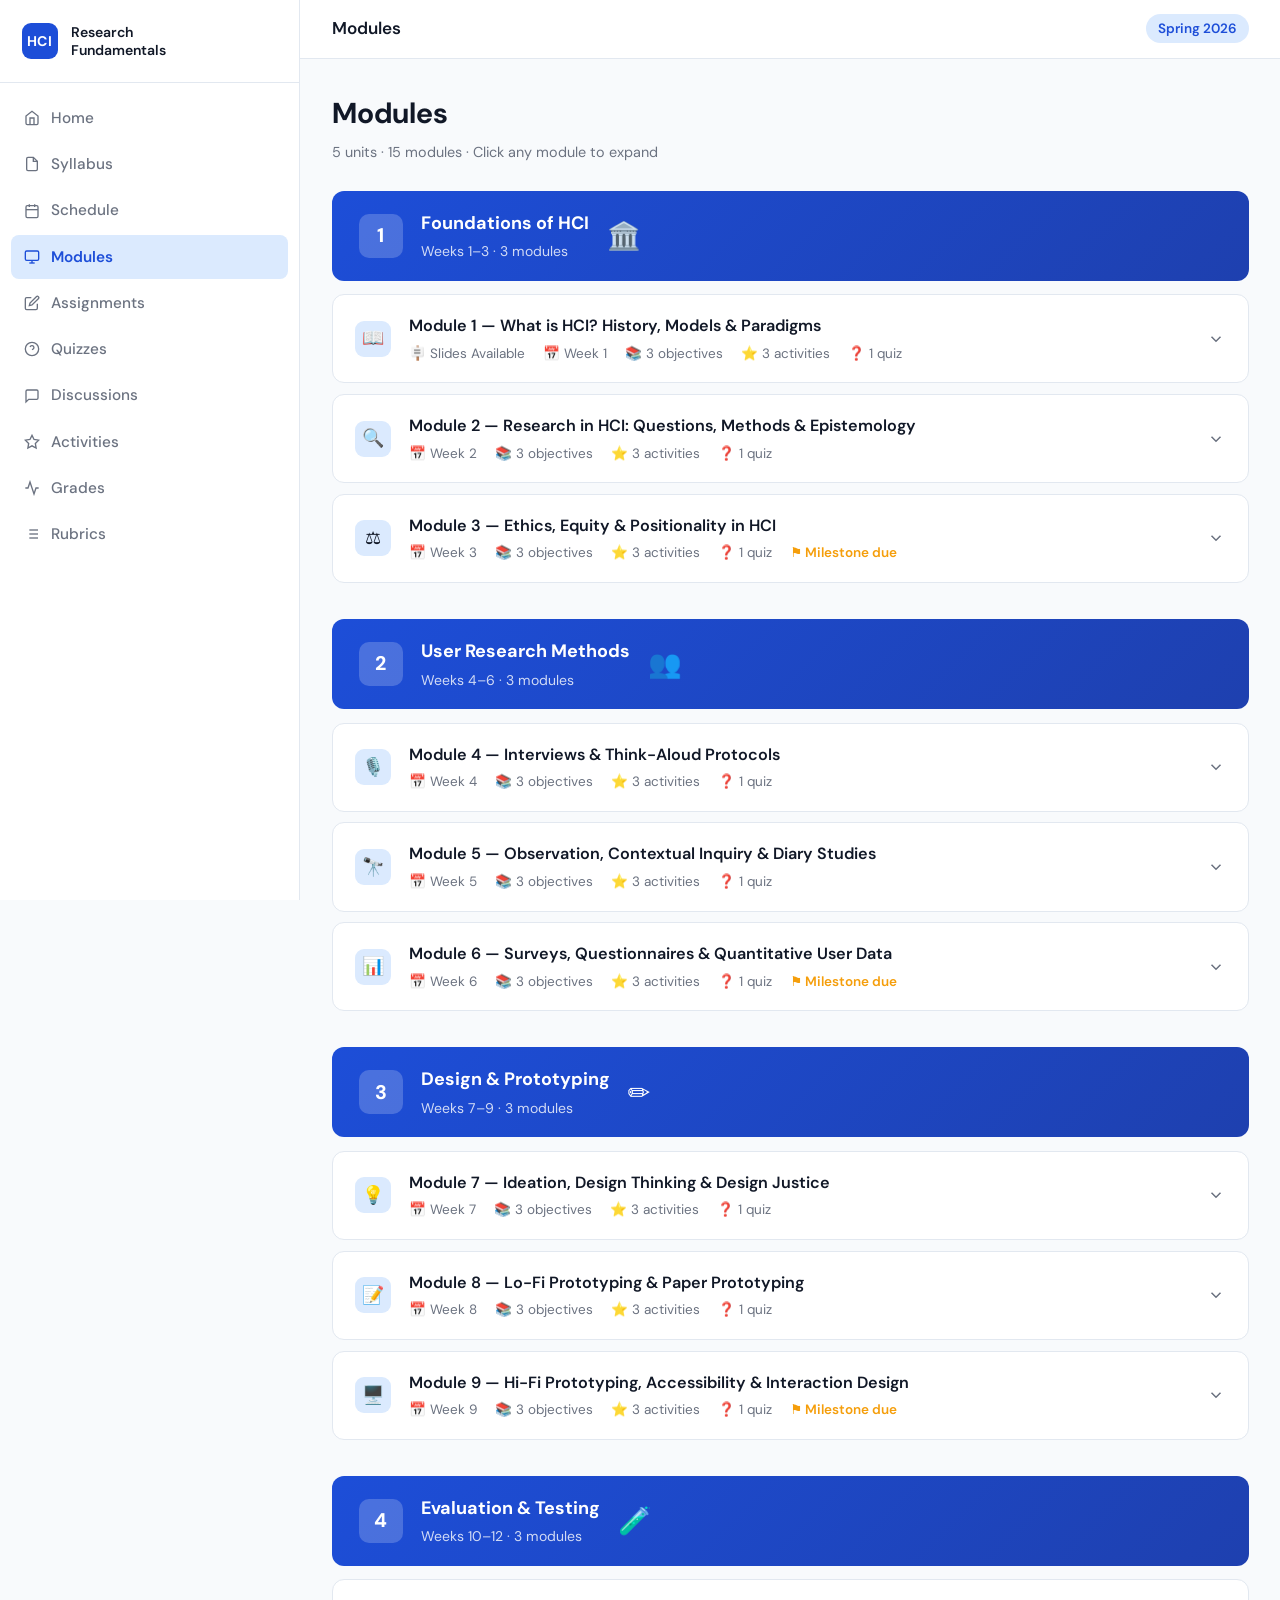
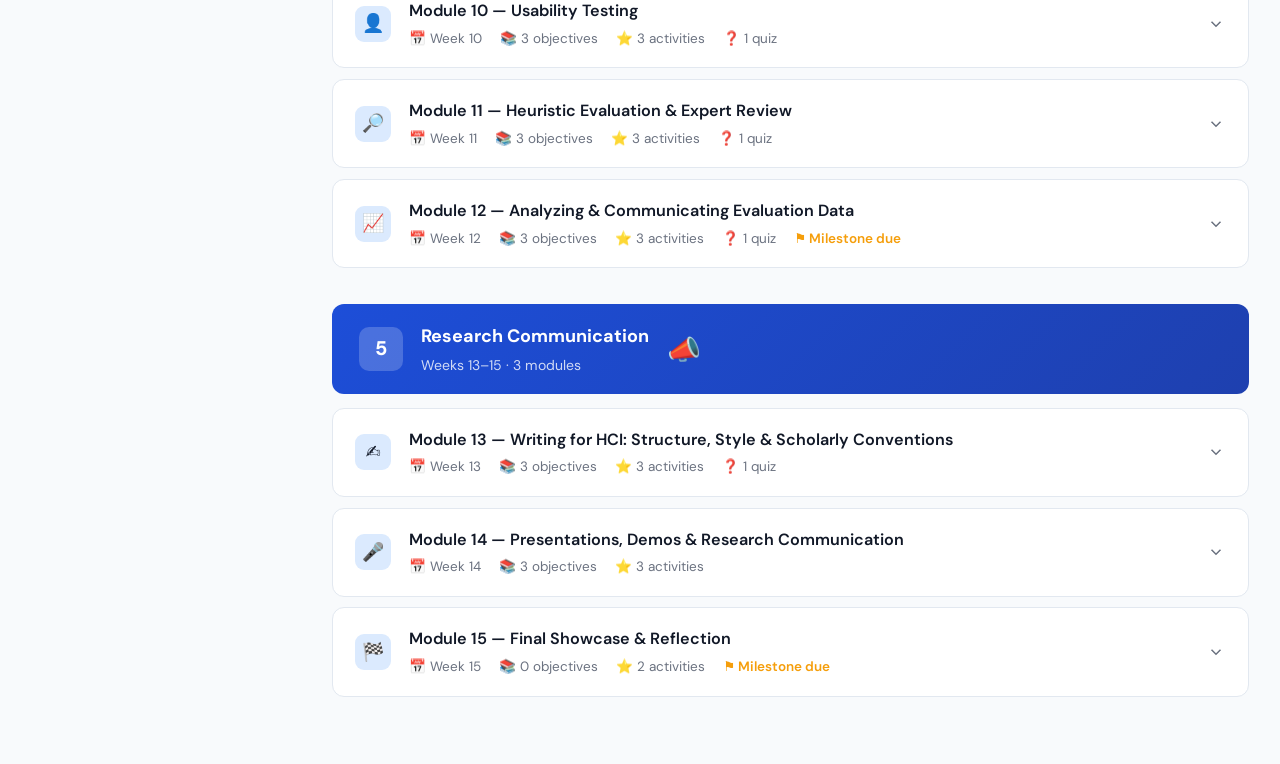
<file: modules.html>
<!DOCTYPE html>
<html lang="en">
<head>
<meta charset="UTF-8">
<meta name="viewport" content="width=device-width, initial-scale=1.0">
<title>Modules — HCI Research Fundamentals</title>
<link rel="stylesheet" href="shared.css">
<style>
  .unit-section { margin-bottom: 2rem; }
  .unit-header {
    background: linear-gradient(135deg, var(--primary), var(--primary-dark));
    color: white;
    border-radius: var(--radius);
    padding: 1rem 1.5rem;
    margin-bottom: 0.75rem;
    display: flex; align-items: center; gap: 1rem;
  }
  .unit-header .unit-num {
    width: 44px; height: 44px;
    background: rgba(255,255,255,0.2);
    border-radius: 10px;
    display: flex; align-items: center; justify-content: center;
    font-weight: 800; font-size: 1.1rem; flex-shrink: 0;
  }
  .unit-header .unit-info h2 { font-size: 1rem; margin: 0; }
  .unit-header .unit-info p { font-size: 0.78rem; opacity: 0.8; margin: 0.15rem 0 0; }
  .module-card {
    background: var(--surface);
    border: 1px solid var(--border);
    border-radius: var(--radius);
    margin-bottom: 0.6rem;
    overflow: hidden;
  }
  .module-header {
    padding: 1rem 1.25rem;
    display: flex; align-items: center; gap: 1rem;
    cursor: pointer;
    transition: background 0.15s;
  }
  .module-header:hover { background: var(--surface-alt); }
  .module-icon {
    width: 36px; height: 36px;
    background: var(--primary-light);
    border-radius: 9px;
    display: flex; align-items: center; justify-content: center;
    font-size: 1rem; flex-shrink: 0;
  }
  .module-info { flex: 1; }
  .module-info h3 { font-size: 0.9rem; margin: 0 0 0.2rem; }
  .module-info .module-meta { font-size: 0.75rem; color: var(--text-muted); display: flex; gap: 1rem; flex-wrap: wrap; }
  .module-chevron { color: var(--text-muted); transition: transform 0.2s; }
  .module-card.open .module-chevron { transform: rotate(180deg); }
  .module-body { display: none; border-top: 1px solid var(--border); padding: 1.1rem 1.25rem; }
  .module-card.open .module-body { display: block; }
  .module-section { margin-bottom: 1rem; }
  .module-section h4 { font-size: 0.8rem; text-transform: uppercase; letter-spacing: 0.05em; color: var(--primary); font-weight: 700; margin-bottom: 0.5rem; }
  .module-section ul { list-style: none; padding: 0; display: flex; flex-direction: column; gap: 0.3rem; }
  .module-section li { font-size: 0.83rem; display: flex; align-items: flex-start; gap: 0.6rem; }
  .module-section li::before { content: '›'; color: var(--primary); font-weight: 700; flex-shrink: 0; }
  .module-links { display: flex; gap: 0.5rem; flex-wrap: wrap; margin-top: 1rem; }
</style>
</head>
<body>
<div class="app-shell">
  <nav class="sidebar" id="sidebar">
    <div class="sidebar-logo"><div class="logo-mark">HCI</div><div class="logo-text">Research<br>Fundamentals</div></div>
    <ul class="nav-list">
      <li><a href="index.html" class="nav-link"><svg width="16" height="16" fill="none" stroke="currentColor" stroke-width="2" viewBox="0 0 24 24"><path d="M3 9l9-7 9 7v11a2 2 0 01-2 2H5a2 2 0 01-2-2z"/><polyline points="9 22 9 12 15 12 15 22"/></svg>Home</a></li>
      <li><a href="syllabus.html" class="nav-link"><svg width="16" height="16" fill="none" stroke="currentColor" stroke-width="2" viewBox="0 0 24 24"><path d="M14 2H6a2 2 0 00-2 2v16a2 2 0 002 2h12a2 2 0 002-2V8z"/><polyline points="14 2 14 8 20 8"/></svg>Syllabus</a></li>
      <li><a href="schedule.html" class="nav-link"><svg width="16" height="16" fill="none" stroke="currentColor" stroke-width="2" viewBox="0 0 24 24"><rect x="3" y="4" width="18" height="18" rx="2"/><line x1="16" y1="2" x2="16" y2="6"/><line x1="8" y1="2" x2="8" y2="6"/><line x1="3" y1="10" x2="21" y2="10"/></svg>Schedule</a></li>
      <li><a href="modules.html" class="nav-link active"><svg width="16" height="16" fill="none" stroke="currentColor" stroke-width="2" viewBox="0 0 24 24"><rect x="2" y="3" width="20" height="14" rx="2"/><line x1="8" y1="21" x2="16" y2="21"/><line x1="12" y1="17" x2="12" y2="21"/></svg>Modules</a></li>
      <li><a href="assignments.html" class="nav-link"><svg width="16" height="16" fill="none" stroke="currentColor" stroke-width="2" viewBox="0 0 24 24"><path d="M11 4H4a2 2 0 00-2 2v14a2 2 0 002 2h14a2 2 0 002-2v-7"/><path d="M18.5 2.5a2.121 2.121 0 013 3L12 15l-4 1 1-4 9.5-9.5z"/></svg>Assignments</a></li>
      <li><a href="quizzes.html" class="nav-link"><svg width="16" height="16" fill="none" stroke="currentColor" stroke-width="2" viewBox="0 0 24 24"><circle cx="12" cy="12" r="10"/><path d="M9.09 9a3 3 0 015.83 1c0 2-3 3-3 3"/><line x1="12" y1="17" x2="12.01" y2="17"/></svg>Quizzes</a></li>
      <li><a href="discussions.html" class="nav-link"><svg width="16" height="16" fill="none" stroke="currentColor" stroke-width="2" viewBox="0 0 24 24"><path d="M21 15a2 2 0 01-2 2H7l-4 4V5a2 2 0 012-2h14a2 2 0 012 2z"/></svg>Discussions</a></li>
      <li><a href="activities.html" class="nav-link"><svg width="16" height="16" fill="none" stroke="currentColor" stroke-width="2" viewBox="0 0 24 24"><polygon points="12 2 15.09 8.26 22 9.27 17 14.14 18.18 21.02 12 17.77 5.82 21.02 7 14.14 2 9.27 8.91 8.26 12 2"/></svg>Activities</a></li>
      <li><a href="grades.html" class="nav-link"><svg width="16" height="16" fill="none" stroke="currentColor" stroke-width="2" viewBox="0 0 24 24"><polyline points="22 12 18 12 15 21 9 3 6 12 2 12"/></svg>Grades</a></li>
      <li><a href="rubrics.html" class="nav-link"><svg width="16" height="16" fill="none" stroke="currentColor" stroke-width="2" viewBox="0 0 24 24"><line x1="8" y1="6" x2="21" y2="6"/><line x1="8" y1="12" x2="21" y2="12"/><line x1="8" y1="18" x2="21" y2="18"/><line x1="3" y1="6" x2="3.01" y2="6"/><line x1="3" y1="12" x2="3.01" y2="12"/><line x1="3" y1="18" x2="3.01" y2="18"/></svg>Rubrics</a></li>
    </ul>
  </nav>

  <div class="main-content">
    <header class="topbar">
      <button class="menu-btn" onclick="toggleSidebar()"><svg width="20" height="20" fill="none" stroke="currentColor" stroke-width="2" viewBox="0 0 24 24"><line x1="3" y1="12" x2="21" y2="12"/><line x1="3" y1="6" x2="21" y2="6"/><line x1="3" y1="18" x2="21" y2="18"/></svg></button>
      <span class="page-title">Modules</span>
      <div class="topbar-actions"><span class="semester-badge">Spring 2026</span></div>
    </header>

    <div class="content-body">
      <h1 style="margin-bottom:0.25rem;">Modules</h1>
      <p class="text-muted text-sm" style="margin-bottom:1.5rem;">5 units · 15 modules · Click any module to expand</p>
      <div id="modulesContainer"></div>
    </div>
  </div>
</div>
<script src="shared.js"></script>
<script>
const units = [
  {
    num: 1, title: "Foundations of HCI", weeks: "Weeks 1–3", icon: "🏛️",
    modules: [
      {
        num: 1, icon: "📖", title: "What is HCI? History, Models & Paradigms", week: "Week 1",
        objectives: [
          "Trace the historical development of HCI from batch computing to embodied interaction",
          "Distinguish between HCI's three research paradigms (engineering, cognitive science, phenomenology)",
          "Critically evaluate how power, access, and representation have shaped the field"
        ],
        activities: [
          "Annotated reading: Excerpt from Grudin's A Moving Target",
          "Discussion board: Where do you see HCI in your everyday life?",
          "Small group: Map a familiar technology to one of the three paradigms"
        ],
        quiz: "Quiz 1: Paradigm identification, timeline ordering, key theorists (Fitts, Norman, Winograd)",
        quizId: 'q1',
        slides: './assets/module_1.pptx'
      },
      {
        num: 2, icon: "🔍", title: "Research in HCI: Questions, Methods & Epistemology", week: "Week 2",
        objectives: [
          "Formulate research questions appropriate for HCI inquiry",
          "Differentiate qualitative, quantitative, and mixed-methods approaches",
          "Identify what makes HCI research valid, rigorous, and ethical"
        ],
        activities: [
          "Case study analysis: Read 2 published CHI papers — compare methods, questions, findings",
          "Workshop: Reframe the Question — reshape a vague design problem into a researchable HCI question",
          "Reflection journal entry: Positionality prompt"
        ],
        quiz: "Quiz 2: Match research questions to methods; identify methodological gaps in a scenario",
        quizId: 'q2',
      },
      {
        num: 3, icon: "⚖️", title: "Ethics, Equity & Positionality in HCI", week: "Week 3",
        objectives: [
          "Apply ethical frameworks (informed consent, privacy, harm minimization) to HCI research scenarios",
          "Analyze HCI systems through the lens of equity, access, and cultural context",
          "Articulate their own positionality as a researcher and designer"
        ],
        activities: [
          "Case study: Examine a real system that caused harm (e.g., facial recognition bias, dark patterns)",
          "Fishbowl discussion: Who is HCI designed for? Whose voices are missing?",
          "IRB orientation activity — read Belmont Report summary"
        ],
        quiz: "Quiz 3: Ethics & equity scenarios",
        quizId: 'q3',
        milestone: "Milestone 1: Research Proposal due Sunday"
      }
    ]
  },
  {
    num: 2, title: "User Research Methods", weeks: "Weeks 4–6", icon: "👥",
    modules: [
      {
        num: 4, icon: "🎙️", title: "Interviews & Think-Aloud Protocols", week: "Week 4",
        objectives: [
          "Design and conduct semi-structured user interviews",
          "Facilitate and document think-aloud sessions",
          "Apply affinity diagramming to synthesize qualitative data"
        ],
        activities: [
          "Role-play pairs: Practice interviewing a classmate about a technology they use daily",
          "Think-aloud lab: Complete a task on an assigned app while partner observes",
          "Synthesis workshop: Build an affinity diagram from collected notes"
        ],
        quiz: "Quiz 4: Good vs. poor interview questions; observer bias in a scenario transcript",
        quizId: 'q4',
      },
      {
        num: 5, icon: "🔭", title: "Observation, Contextual Inquiry & Diary Studies", week: "Week 5",
        objectives: [
          "Conduct structured field observations using established protocols",
          "Design a contextual inquiry session appropriate to a research question",
          "Evaluate the trade-offs between naturalistic and lab-based observation"
        ],
        activities: [
          "Field observation: 30-minute observation of a public technology interaction",
          "Contextual inquiry simulation in class: pairs observe each other completing realistic tasks",
          "Peer critique: Review a classmate's observation notes for completeness and bias"
        ],
        quiz: "Quiz 5: Scenario-based — choose the right observation method given constraints",
        quizId: 'q5',
      },
      {
        num: 6, icon: "📊", title: "Surveys, Questionnaires & Quantitative User Data", week: "Week 6",
        objectives: [
          "Construct valid, unbiased survey instruments for HCI research",
          "Apply descriptive statistics to interpret user data",
          "Combine quantitative and qualitative data into a coherent user research report"
        ],
        activities: [
          "Survey design workshop: Draft a 10-question survey, peer review for bias/clarity",
          "Data lab: Analyze task completion times, SUS scores, Likert results",
          "Mini-presentation: 5-minute data story from quantitative findings"
        ],
        quiz: "Quiz 6: Survey design & descriptive statistics",
        quizId: 'q6',
        milestone: "Milestone 2: User Research Report due Sunday"
      }
    ]
  },
  {
    num: 3, title: "Design & Prototyping", weeks: "Weeks 7–9", icon: "✏️",
    modules: [
      {
        num: 7, icon: "💡", title: "Ideation, Design Thinking & Design Justice", week: "Week 7",
        objectives: [
          "Apply structured ideation techniques (How Might We, SCAMPER, bodystorming)",
          "Evaluate design concepts through a design justice lens",
          "Connect design decisions back to research findings"
        ],
        activities: [
          "Ideation sprint: Generate 20 ideas in 20 minutes, down-select using criteria matrix",
          "Design justice reading + discussion: Costanza-Chock's Design Justice",
          "Storyboarding: Sketch a user journey for your project concept (3–5 panels)"
        ],
        quiz: "Quiz 7: Ideation techniques; analyze a storyboard for assumptions",
        quizId: 'q7',
      },
      {
        num: 8, icon: "📝", title: "Lo-Fi Prototyping & Paper Prototyping", week: "Week 8",
        objectives: [
          "Create paper prototypes that communicate interaction flows",
          "Conduct a prototype walkthrough with a user",
          "Iterate based on rapid feedback"
        ],
        activities: [
          "Paper prototype lab: Build and test a core flow of your project in class",
          "Speed critique: 5-minute peer feedback rounds (3 stations)",
          "Iteration documentation: Before/after sketches showing what changed and why"
        ],
        quiz: "Quiz 8: Match fidelity levels to appropriate research questions and constraints",
        quizId: 'q8',
      },
      {
        num: 9, icon: "🖥️", title: "Hi-Fi Prototyping, Accessibility & Interaction Design", week: "Week 9",
        objectives: [
          "Apply interaction design principles (Fitts' Law, Hick's Law, gestalt) to hi-fi designs",
          "Evaluate prototypes against WCAG 2.1 accessibility standards",
          "Produce a Figma hi-fi prototype ready for usability testing"
        ],
        activities: [
          "Figma lab: Build or refine hi-fi prototype during class with instructor support",
          "Accessibility audit: Run prototype through a11y checklist, document issues and fixes",
          "Design rationale memo: One-page written rationale connecting design decisions to research"
        ],
        quiz: "Quiz 9: Interaction design principles",
        quizId: 'q9',
        milestone: "Milestone 3: Prototype + Design Rationale due Sunday"
      }
    ]
  },
  {
    num: 4, title: "Evaluation & Testing", weeks: "Weeks 10–12", icon: "🧪",
    modules: [
      {
        num: 10, icon: "👤", title: "Usability Testing", week: "Week 10",
        objectives: [
          "Design a usability test protocol with tasks, scenarios, and measures",
          "Moderate a usability session while managing observer effects",
          "Analyze usability data (errors, task time, satisfaction) systematically"
        ],
        activities: [
          "Protocol workshop: Draft a full usability test plan for your project",
          "In-class usability test: Students test each other's prototypes",
          "Debrief discussion: What surprised you? What would you change?"
        ],
        quiz: "Quiz 10: Threats to validity; interpret task completion data",
        quizId: 'q10',
      },
      {
        num: 11, icon: "🔎", title: "Heuristic Evaluation & Expert Review", week: "Week 11",
        objectives: [
          "Apply Nielsen's 10 usability heuristics to evaluate an interface",
          "Compare expert review to empirical testing — when to use each",
          "Consolidate findings from multiple evaluators into actionable recommendations"
        ],
        activities: [
          "Heuristic evaluation exercise: Evaluate a provided interface using Nielsen's heuristics",
          "Aggregation lab: Combine findings from 3 evaluators, resolve conflicts, prioritize issues",
          "Written critique: 1-page expert review of a real-world app"
        ],
        quiz: "Quiz 11: Identify which heuristic is violated in interface screenshots",
        quizId: 'q11',
      },
      {
        num: 12, icon: "📈", title: "Analyzing & Communicating Evaluation Data", week: "Week 12",
        objectives: [
          "Code qualitative data from usability sessions (affinity mapping, thematic analysis)",
          "Visualize quantitative findings clearly and accurately",
          "Write a structured evaluation findings report"
        ],
        activities: [
          "Coding lab: Transcripts coded collaboratively using a shared codebook",
          "Data visualization workshop: Create 2–3 charts communicating key findings",
          "Peer review: Exchange evaluation reports for structured written feedback"
        ],
        quiz: "Quiz 12: Data analysis and visualization",
        quizId: 'q12',
        milestone: "Milestone 4: Evaluation Findings Report due Sunday"
      }
    ]
  },
  {
    num: 5, title: "Research Communication", weeks: "Weeks 13–15", icon: "📣",
    modules: [
      {
        num: 13, icon: "✍️", title: "Writing for HCI: Structure, Style & Scholarly Conventions", week: "Week 13",
        objectives: [
          "Structure an HCI research paper following CHI/ACM conventions",
          "Integrate and cite related work effectively",
          "Write for clarity, precision, and appropriate academic register"
        ],
        activities: [
          "Paper anatomy workshop: Dissect a CHI paper section by section",
          "Writing lab: Draft related work and methods sections in class",
          "Peer writing workshop: Exchange drafts, give structured feedback"
        ],
        quiz: "Quiz 13: Common academic writing problems in anonymized student samples",
        quizId: 'q13',
      },
      {
        num: 14, icon: "🎤", title: "Presentations, Demos & Research Communication", week: "Week 14",
        objectives: [
          "Design a research presentation that communicates findings to a mixed audience",
          "Demonstrate an interactive prototype effectively",
          "Respond to critical questions with clarity and scholarly grounding"
        ],
        activities: [
          "Practice presentation: 5-minute elevator pitch — get peer feedback",
          "Demo day prep: Troubleshoot prototype, prepare talking points",
          "Guest critique (optional): Practitioners or adjacent faculty give feedback"
        ],
        quiz: null,
        quizId: null
      },
      {
        num: 15, icon: "🏁", title: "Final Showcase & Reflection", week: "Week 15",
        objectives: [],
        activities: [
          "Final presentations (15 min each + Q&A)",
          "Peer and self-reflection"
        ],
        quiz: null,
        milestone: "Final Research Paper + Presentation due"
      }
    ]
  }
];

const container = document.getElementById('modulesContainer');

units.forEach(unit => {
  const section = document.createElement('div');
  section.className = 'unit-section';
  section.innerHTML = `
    <div class="unit-header">
      <div class="unit-num">${unit.num}</div>
      <div class="unit-info">
        <h2>${unit.title}</h2>
        <p>${unit.weeks} · ${unit.modules.length} modules</p>
      </div>
      <span style="font-size:1.5rem;">${unit.icon}</span>
    </div>
  `;

  unit.modules.forEach(mod => {
    const card = document.createElement('div');
    card.className = 'module-card';
    card.innerHTML = `
      <div class="module-header" onclick="this.closest('.module-card').classList.toggle('open')">
        <div class="module-icon">${mod.icon}</div>
        <div class="module-info">
          <h3>Module ${mod.num} — ${mod.title}</h3>
          <div class="module-meta">
            ${mod.slides ? `<span>🪧 Slides Available</span>` : ''}
            <span>📅 ${mod.week}</span>
            <span>📚 ${mod.objectives.length} objectives</span>
            <span>⭐ ${mod.activities.length} activities</span>
            ${mod.quiz ? '<span>❓ 1 quiz</span>' : ''}
            ${mod.milestone ? `<span style="color:var(--accent);font-weight:600;">⚑ Milestone due</span>` : ''}
          </div>
        </div>
        <svg class="module-chevron" width="18" height="18" fill="none" stroke="currentColor" stroke-width="2" viewBox="0 0 24 24"><polyline points="6 9 12 15 18 9"/></svg>
      </div>
      <div class="module-body">
        ${mod.objectives.length ? `
        <div class="module-section">
          <h4>Learning Objectives</h4>
          <ul>${mod.objectives.map(o => `<li>${o}</li>`).join('')}</ul>
        </div>` : ''}
        <div class="module-section">
          <h4>Activities</h4>
          <ul>${mod.activities.map(a => `<li>${a}</li>`).join('')}</ul>
        </div>
        ${mod.quiz ? `
        <div class="module-section">
          <h4>Quiz</h4>
          <ul><li>${mod.quiz}</li></ul>
        </div>` : ''}
        ${mod.milestone ? `<div style="background:var(--accent-light);border:1px solid #fcd34d;border-radius:8px;padding:0.5rem 0.85rem;font-size:0.8rem;font-weight:600;color:#92400e;margin-top:0.75rem;">⚑ ${mod.milestone}</div>` : ''}
        <div class="module-links">
          ${mod.slides ? `<a href="${mod.slides}" class="btn btn-sm btn-outline">Slides</a>` : ''}
          <a href="quiz.html?id=${mod.quizId}" class="btn btn-sm btn-outline">Take Quiz</a>
          <a href="activities.html" class="btn btn-sm btn-outline">View Activity</a>
          <a href="discussions.html" class="btn btn-sm btn-outline">Discussion</a>
        </div>
      </div>
    `;
    section.appendChild(card);
  });

  container.appendChild(section);
});
</script>
</body>
</html>
</file>
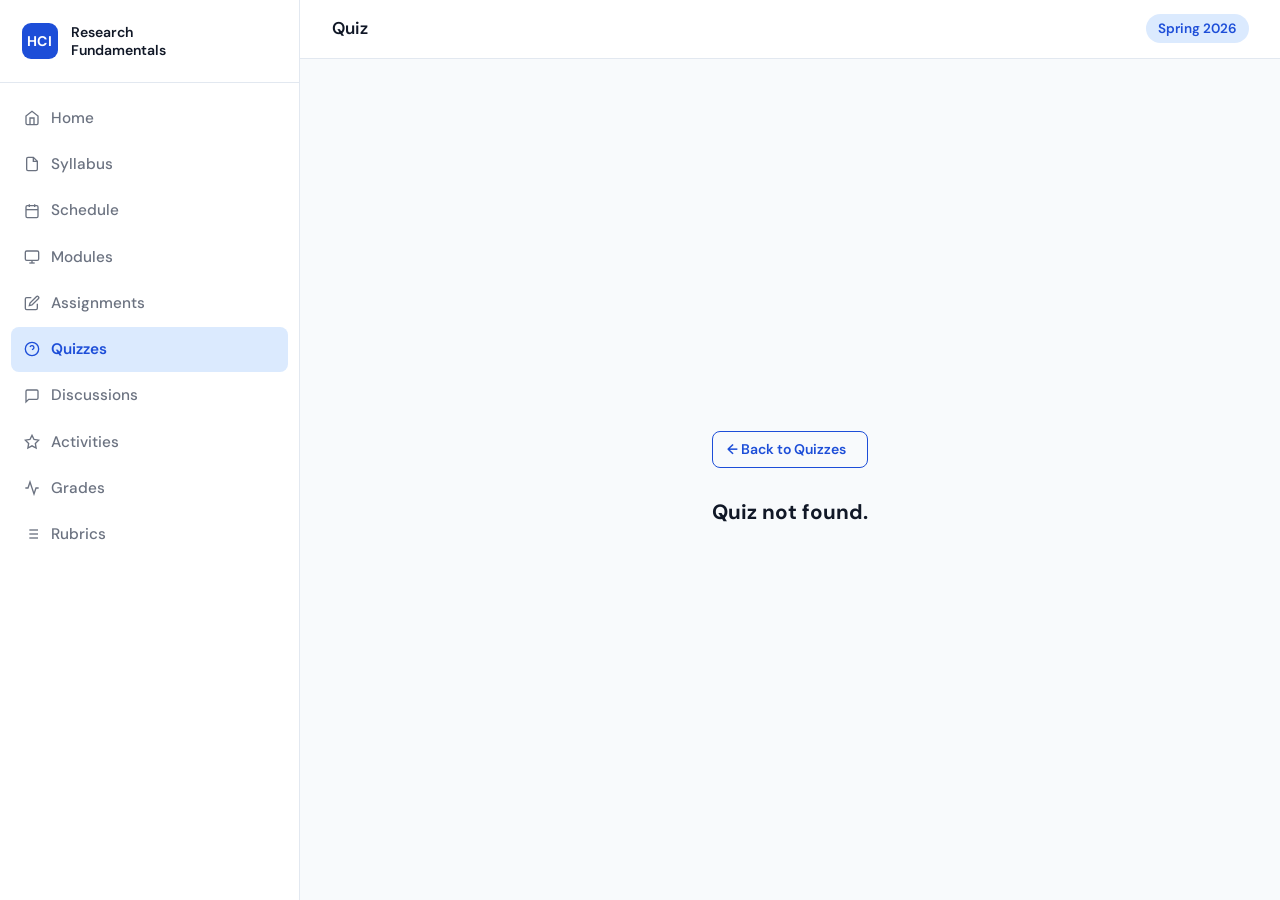
<file: quiz.html>
<!DOCTYPE html>
<html lang="en">
<head>
<meta charset="UTF-8">
<meta name="viewport" content="width=device-width, initial-scale=1.0">
<title>Quiz — HCI Research Fundamentals</title>
<link rel="stylesheet" href="shared.css">
<style>
  .quiz-list { display: flex; flex-direction: column; gap: 0.65rem; margin-bottom: 2rem; }
  .quiz-row {
    background: var(--surface); border: 1px solid var(--border); border-radius: var(--radius);
    padding: 0.9rem 1.25rem; display: flex; align-items: center; gap: 1rem; cursor: pointer;
    transition: border-color 0.2s, box-shadow 0.2s;
  }
  .quiz-row:hover { border-color: var(--primary-muted); box-shadow: var(--shadow-sm); }
  .quiz-row.completed { border-left: 3px solid var(--primary); }
  .quiz-num {
    width: 34px; height: 34px; border-radius: 8px;
    background: var(--primary-light); color: var(--primary);
    display: flex; align-items: center; justify-content: center;
    font-weight: 700; font-size: 0.8rem; flex-shrink: 0;
  }
  .quiz-row.completed .quiz-num { background: var(--primary); color: white; }
  .quiz-row-info { flex: 1; }
  .quiz-row-info h4 { font-size: 0.875rem; margin: 0 0 0.2rem; }
  .quiz-row-info span { font-size: 0.75rem; color: var(--text-muted); }
  .quiz-score { font-size: 0.85rem; font-weight: 700; color: var(--primary); min-width: 50px; text-align: right; }
  /* Quiz modal */
  .modal-overlay {
    display: none; position: fixed; inset: 0;
    background: rgba(0,0,0,0.45); z-index: 200;
    align-items: center; justify-content: center;
  }
  .modal-overlay.open { display: flex; }
  .modal {
    background: var(--surface); border-radius: var(--radius);
    width: min(560px, 95vw); max-height: 90vh;
    overflow-y: auto; padding: 1.75rem;
    box-shadow: var(--shadow-md);
  }
  .modal-header { display: flex; align-items: flex-start; justify-content: space-between; margin-bottom: 1.25rem; }
  .modal-header h2 { font-size: 1rem; }
  .modal-close { background: none; border: none; cursor: pointer; color: var(--text-muted); font-size: 1.25rem; }
  .quiz-result {
    background: var(--primary-light); border: 1px solid var(--primary-muted);
    border-radius: var(--radius-sm); padding: 1rem; text-align: center; margin-top: 1rem;
    display: none;
  }
  .quiz-result.show { display: block; }
  .quiz-result .score-big { font-size: 2rem; font-weight: 800; color: var(--primary); }
  .dropped-note { background: var(--accent-light); border: 1px solid #fcd34d; border-radius: var(--radius-sm); padding: 0.75rem 1rem; font-size: 0.82rem; color: #92400e; margin-bottom: 1rem; }
</style>
</head>
<body>
<div class="app-shell">
  <nav class="sidebar" id="sidebar">
    <div class="sidebar-logo"><div class="logo-mark">HCI</div><div class="logo-text">Research<br>Fundamentals</div></div>
    <ul class="nav-list">
      <li><a href="index.html" class="nav-link"><svg width="16" height="16" fill="none" stroke="currentColor" stroke-width="2" viewBox="0 0 24 24"><path d="M3 9l9-7 9 7v11a2 2 0 01-2 2H5a2 2 0 01-2-2z"/><polyline points="9 22 9 12 15 12 15 22"/></svg>Home</a></li>
      <li><a href="syllabus.html" class="nav-link"><svg width="16" height="16" fill="none" stroke="currentColor" stroke-width="2" viewBox="0 0 24 24"><path d="M14 2H6a2 2 0 00-2 2v16a2 2 0 002 2h12a2 2 0 002-2V8z"/><polyline points="14 2 14 8 20 8"/></svg>Syllabus</a></li>
      <li><a href="schedule.html" class="nav-link"><svg width="16" height="16" fill="none" stroke="currentColor" stroke-width="2" viewBox="0 0 24 24"><rect x="3" y="4" width="18" height="18" rx="2"/><line x1="16" y1="2" x2="16" y2="6"/><line x1="8" y1="2" x2="8" y2="6"/><line x1="3" y1="10" x2="21" y2="10"/></svg>Schedule</a></li>
      <li><a href="modules.html" class="nav-link"><svg width="16" height="16" fill="none" stroke="currentColor" stroke-width="2" viewBox="0 0 24 24"><rect x="2" y="3" width="20" height="14" rx="2"/><line x1="8" y1="21" x2="16" y2="21"/><line x1="12" y1="17" x2="12" y2="21"/></svg>Modules</a></li>
      <li><a href="assignments.html" class="nav-link"><svg width="16" height="16" fill="none" stroke="currentColor" stroke-width="2" viewBox="0 0 24 24"><path d="M11 4H4a2 2 0 00-2 2v14a2 2 0 002 2h14a2 2 0 002-2v-7"/><path d="M18.5 2.5a2.121 2.121 0 013 3L12 15l-4 1 1-4 9.5-9.5z"/></svg>Assignments</a></li>
      <li><a href="quizzes.html" class="nav-link active"><svg width="16" height="16" fill="none" stroke="currentColor" stroke-width="2" viewBox="0 0 24 24"><circle cx="12" cy="12" r="10"/><path d="M9.09 9a3 3 0 015.83 1c0 2-3 3-3 3"/><line x1="12" y1="17" x2="12.01" y2="17"/></svg>Quizzes</a></li>
      <li><a href="discussions.html" class="nav-link"><svg width="16" height="16" fill="none" stroke="currentColor" stroke-width="2" viewBox="0 0 24 24"><path d="M21 15a2 2 0 01-2 2H7l-4 4V5a2 2 0 012-2h14a2 2 0 012 2z"/></svg>Discussions</a></li>
      <li><a href="activities.html" class="nav-link"><svg width="16" height="16" fill="none" stroke="currentColor" stroke-width="2" viewBox="0 0 24 24"><polygon points="12 2 15.09 8.26 22 9.27 17 14.14 18.18 21.02 12 17.77 5.82 21.02 7 14.14 2 9.27 8.91 8.26 12 2"/></svg>Activities</a></li>
      <li><a href="grades.html" class="nav-link"><svg width="16" height="16" fill="none" stroke="currentColor" stroke-width="2" viewBox="0 0 24 24"><polyline points="22 12 18 12 15 21 9 3 6 12 2 12"/></svg>Grades</a></li>
      <li><a href="rubrics.html" class="nav-link"><svg width="16" height="16" fill="none" stroke="currentColor" stroke-width="2" viewBox="0 0 24 24"><line x1="8" y1="6" x2="21" y2="6"/><line x1="8" y1="12" x2="21" y2="12"/><line x1="8" y1="18" x2="21" y2="18"/><line x1="3" y1="6" x2="3.01" y2="6"/><line x1="3" y1="12" x2="3.01" y2="12"/><line x1="3" y1="18" x2="3.01" y2="18"/></svg>Rubrics</a></li>
    </ul>
  </nav>
  <div class="main-content">
    <header class="topbar">
      <button class="menu-btn" onclick="toggleSidebar()"><svg width="20" height="20" fill="none" stroke="currentColor" stroke-width="2" viewBox="0 0 24 24"><line x1="3" y1="12" x2="21" y2="12"/><line x1="3" y1="6" x2="21" y2="6"/><line x1="3" y1="18" x2="21" y2="18"/></svg></button>
      <span class="page-title">Quiz</span>
      <div class="topbar-actions"><span class="semester-badge" id="quizNum">Spring 2026</span></div>
    </header>
    <div class="content-body" style="max-width:900px;margin:auto;padding:2rem;">
    <a href="quizzes.html" class="btn btn-outline btn-sm">← Back to Quizzes</a>

    <div id="quizContainer" style="margin-top:1.5rem;"></div>
    </div>

  </div>
</div>

<div class="modal-overlay" id="quizModal">
  <div class="modal" id="quizContent"></div>
</div>

<script>
    const quizData = [
  { id: 'q1', num: 1, title: 'HCI Paradigms & History', week: 'Week 1', questions: [
    { q: 'Which of the following best describes HCI\'s "third paradigm"?', options: ['Engineering efficiency and task performance', 'Cognitive science models of the mind', 'Phenomenological and experiential approaches', 'Statistical usability benchmarking'], answer: 2 },
    { q: 'Paul Fitts is best known in HCI for:', options: ['Designing the first graphical user interface', 'A predictive model of pointing movement time', 'Coining the term "user experience"', 'Developing contextual inquiry methodology'], answer: 1 },
    { q: 'Don Norman\'s concept of "affordances" refers to:', options: ['The visual appearance of an interface', 'Perceived action possibilities offered by an object', 'The efficiency of a design solution', 'Task completion rate benchmarks'], answer: 1 },
    { q: 'The shift from batch computing to interactive computing was primarily driven by:', options: ['Decreasing costs of transistors', 'The introduction of the mouse', 'Time-sharing systems that allowed real-time interaction', 'The invention of the internet'], answer: 2 },
    { q: 'Equity and inclusion in HCI primarily concern:', options: ['Making interfaces faster for all users', 'Ensuring diverse populations can access and benefit from technology', 'Reducing the cost of software development', 'Standardizing interface design patterns'], answer: 1 }
  ]},
  { id: 'q2', num: 2, title: 'Research Methods & Epistemology', week: 'Week 2', questions: [
    { q: 'A research question that asks "How many users complete the checkout flow?" is best described as:', options: ['Qualitative', 'Quantitative', 'Interpretive', 'Ethnographic'], answer: 1 },
    { q: 'Which method is most appropriate for exploring why users struggle with a complex workflow?', options: ['A/B testing', 'Semi-structured interviews', 'Heuristic evaluation', 'Web analytics'], answer: 1 },
    { q: 'Mixed-methods research in HCI combines:', options: ['Two different quantitative instruments', 'Qualitative and quantitative approaches', 'HCI and computer science disciplines', 'Field studies and lab experiments only'], answer: 1 },
    { q: 'Validity in HCI research means:', options: ['The study has a large sample size', 'The study measures what it claims to measure', 'The findings can be replicated exactly', 'The participants are expert users'], answer: 1 },
    { q: 'Positionality in research refers to:', options: ['The researcher\'s location during data collection', 'How the researcher\'s identity and assumptions may influence the study', 'The hierarchical position of participants', 'The statistical position of data points'], answer: 1 }
  ]},
  { id: 'q3', num: 3, title: 'Ethics & Equity in HCI', week: 'Week 3', questions: [
    { q: 'Informed consent in HCI research requires:', options: ['Participants sign a legal document', 'Participants understand and voluntarily agree to participate', 'Institutional approval only', 'Participants be compensated financially'], answer: 1 },
    { q: 'The Belmont Report established three core principles for research ethics. Which is NOT one of them?', options: ['Respect for persons', 'Beneficence', 'Justice', 'Efficiency'], answer: 3 },
    { q: 'Dark patterns in UI design are problematic primarily because:', options: ['They increase development time', 'They deceive users into unintended actions', 'They are not visually appealing', 'They reduce loading speed'], answer: 1 },
    { q: 'Algorithmic bias in facial recognition systems most directly illustrates which HCI concern?', options: ['Performance benchmarking', 'Equity and representation in training data', 'User interface aesthetics', 'Network latency issues'], answer: 1 },
    { q: 'A researcher studying an indigenous community\'s technology use should FIRST:', options: ['Design the survey instrument', 'Engage community members as co-researchers and seek community consent', 'Publish a research proposal', 'Conduct a literature review'], answer: 1 }
  ]},
  { id: 'q4', num: 4, title: 'Interviews & Think-Aloud', week: 'Week 4', questions: [
    { q: 'A leading question in user interviews:', options: ['Opens up new topics for exploration', 'Suggests the expected or desired answer', 'Focuses on task performance', 'Asks about demographic information'], answer: 1 },
    { q: 'In a think-aloud protocol, participants are asked to:', options: ['Silently complete tasks while observed', 'Verbalize their thoughts as they interact with a system', 'Answer questions after task completion', 'Evaluate the interface using heuristics'], answer: 1 },
    { q: 'Affinity diagramming is used to:', options: ['Create visual wireframes', 'Organize qualitative data into clusters of related themes', 'Map user journeys chronologically', 'Document accessibility issues'], answer: 1 },
    { q: 'Observer bias in user research occurs when:', options: ['The sample size is too small', 'The researcher\'s presence or assumptions influence what they observe or record', 'Participants cannot complete tasks', 'The recording equipment fails'], answer: 1 },
    { q: 'Semi-structured interviews differ from structured interviews in that:', options: ['They are always conducted in person', 'They allow for follow-up questions and flexible exploration', 'They only collect quantitative data', 'They do not require any preparation'], answer: 1 }
  ]},
  { id: 'q5', num: 5, title: 'Observation Methods', week: 'Week 5', questions: [
    { q: 'Contextual inquiry involves:', options: ['Observing users in their natural environment while conducting the study', 'Bringing users to a lab for controlled testing', 'Surveying users about their technology preferences', 'Analyzing system log data'], answer: 0 },
    { q: 'A diary study is most useful for understanding:', options: ['Usability issues in a single session', 'Technology use patterns over time in natural contexts', 'Expert opinions on interface design', 'Statistical differences between user groups'], answer: 1 },
    { q: 'The main limitation of lab-based observation compared to field observation is:', options: ['Lab studies take longer to conduct', 'Lab settings may not reflect real-world context and behavior', 'Lab studies cannot be recorded', 'Lab studies require more participants'], answer: 1 },
    { q: 'When conducting a 30-minute public observation of ATM use, a researcher should:', options: ['Interact with users to ask questions', 'Use structured field notes to document behaviors objectively', 'Video record all users without consent', 'Focus only on error events'], answer: 1 },
    { q: 'Which method best captures technology use across many different contexts over two weeks?', options: ['Think-aloud protocol', 'Controlled lab experiment', 'Diary study', 'Heuristic evaluation'], answer: 2 }
  ]},
  { id: 'q6', num: 6, title: 'Surveys & Quantitative Data', week: 'Week 6', questions: [
    { q: 'A double-barreled survey question:', options: ['Has two possible answers', 'Asks about two different things in one question, making it ambiguous', 'Requires a numeric response', 'Is asked twice to check reliability'], answer: 1 },
    { q: 'The System Usability Scale (SUS) produces:', options: ['A qualitative thematic analysis', 'A 0–100 usability score', 'A task completion percentage', 'An accessibility compliance rating'], answer: 1 },
    { q: 'Likert scale questions measure:', options: ['Task completion time', 'Degree of agreement or disagreement with a statement', 'Number of errors made', 'User demographics'], answer: 1 },
    { q: 'To minimize response bias in surveys, researchers should:', options: ['Use only yes/no questions', 'Avoid leading language and provide balanced response options', 'Make all questions required', 'Keep surveys very long for thoroughness'], answer: 1 },
    { q: 'Combining quantitative and qualitative data is valuable because:', options: ['It eliminates the need for statistics', 'Numbers reveal "what" while qualitative data reveals "why"', 'It reduces the number of participants needed', 'Qualitative data validates quantitative findings only'], answer: 1 }
  ]},
  { id: 'q7', num: 7, title: 'Ideation & Design Justice', week: 'Week 7', questions: [
    { q: '"How Might We" (HMW) questions are useful because:', options: ['They provide specific design solutions', 'They reframe problems as open-ended design opportunities', 'They document technical requirements', 'They evaluate existing prototypes'], answer: 1 },
    { q: 'Design Justice, as described by Costanza-Chock, argues that:', options: ['Design should prioritize efficiency above all else', 'Design processes often center and benefit those already privileged', 'Good design is always universal', 'Participatory design is inefficient'], answer: 1 },
    { q: 'Bodystorming is an ideation technique that:', options: ['Uses body language analysis to evaluate designs', 'Physically enacts scenarios to generate design ideas', 'Analyzes user body movements with motion capture', 'Involves body-based biometric measurements'], answer: 1 },
    { q: 'A criteria matrix in ideation is used to:', options: ['Document user interview findings', 'Evaluate and compare design ideas against defined criteria', 'Create wireframes of interface designs', 'Measure usability of a prototype'], answer: 1 },
    { q: 'Storyboarding in HCI design is primarily used to:', options: ['Create hi-fi mockups', 'Visualize user journeys and design concepts narratively', 'Document accessibility issues', 'Analyze quantitative user data'], answer: 1 }
  ]},
  { id: 'q8', num: 8, title: 'Prototyping Fidelity', week: 'Week 8', questions: [
    { q: 'Paper prototyping is most appropriate for:', options: ['Final usability testing with novice users', 'Early exploration of interaction flows and concepts', 'Measuring precise task completion times', 'Accessibility compliance auditing'], answer: 1 },
    { q: 'The primary advantage of low-fidelity prototypes is:', options: ['They look identical to the final product', 'They are fast and cheap to create and revise', 'They work on all devices automatically', 'They include full back-end functionality'], answer: 1 },
    { q: 'A wizard-of-oz prototype involves:', options: ['A fully coded application', 'A human simulating system responses in real-time during testing', 'Automatic testing software', 'A Figma prototype with animations'], answer: 1 },
    { q: 'High-fidelity prototypes are most appropriate when:', options: ['Exploring initial concept directions', 'Testing final interaction details and visual design with users', 'Conducting stakeholder brainstorming sessions', 'Creating the system\'s database schema'], answer: 1 },
    { q: 'During a paper prototype walkthrough, the researcher\'s primary role is:', options: ['To operate the prototype as a "computer" responding to user actions', 'To complete the tasks on behalf of the user', 'To explain how the final product will work', 'To record screen activity with software'], answer: 0 }
  ]},
  { id: 'q9', num: 9, title: 'Hi-Fi Prototyping & Accessibility', week: 'Week 9', questions: [
    { q: 'Fitts\' Law predicts that pointing time increases when a target is:', options: ['Larger and closer', 'Smaller and further away', 'Brighter in color', 'Centered on screen'], answer: 1 },
    { q: 'WCAG 2.1 is:', options: ['A wireframing tool for accessibility', 'A set of guidelines for making web content accessible', 'A usability testing protocol', 'A JavaScript accessibility library'], answer: 1 },
    { q: 'Hick\'s Law relates to:', options: ['The time it takes to point at a target', 'Decision time increasing with the number of choices', 'Visual perception of grouped elements', 'Memory capacity of working memory'], answer: 1 },
    { q: 'A design rationale document serves to:', options: ['Replace the prototype with written descriptions', 'Explain and justify design decisions by connecting them to research findings', 'List all features included in the prototype', 'Provide legal documentation for the design'], answer: 1 },
    { q: 'The Gestalt principle of proximity states that:', options: ['Similar elements appear to belong together', 'Elements close to each other are perceived as a group', 'The eye follows lines and patterns', 'Symmetrical designs appear more stable'], answer: 1 }
  ]},
  { id: 'q10', num: 10, title: 'Usability Testing', week: 'Week 10', questions: [
    { q: 'A usability test task should be:', options: ['A direct instruction like "click the Settings button"', 'A realistic, goal-oriented scenario like "find today\'s weather forecast"', 'A list of all features to test', 'A general question about the interface'], answer: 1 },
    { q: 'The think-aloud method in usability testing helps researchers understand:', options: ['Task completion rates', 'Why users make decisions and where they experience confusion', 'System response times', 'Demographic characteristics of users'], answer: 1 },
    { q: 'Observer effect in usability testing refers to:', options: ['Errors caused by screen recording software', 'Participants behaving differently because they are being observed', 'The moderator making mistakes during the session', 'Technical issues with the prototype'], answer: 1 },
    { q: 'A within-subjects design in usability testing means:', options: ['All participants use only one version of the interface', 'The same participants test all versions of the interface', 'Participants are randomly assigned to groups', 'Testing is conducted within the organization only'], answer: 1 },
    { q: 'Which metric directly measures whether users can accomplish their goals?', options: ['Time on task', 'Task completion rate', 'SUS score', 'Error rate'], answer: 1 }
  ]},
  { id: 'q11', num: 11, title: 'Heuristic Evaluation', week: 'Week 11', questions: [
    { q: 'Nielsen\'s heuristic "visibility of system status" means:', options: ['The interface should have a visible status bar', 'Users should always know what is happening in the system', 'All system data should be publicly visible', 'The interface loads quickly'], answer: 1 },
    { q: '"Error prevention" as a usability heuristic means designing to:', options: ['Display helpful error messages', 'Prevent errors from occurring in the first place', 'Recover from system crashes quickly', 'Log all user errors for analysis'], answer: 1 },
    { q: 'Compared to usability testing, heuristic evaluation is:', options: ['Always more accurate', 'Faster and cheaper but may miss real user issues', 'Better for finding aesthetic problems', 'Only suitable for expert users'], answer: 1 },
    { q: 'When multiple evaluators conduct heuristic evaluation, aggregating findings helps to:', options: ['Ensure everyone agrees on all issues', 'Identify issues found by multiple evaluators, increasing reliability', 'Reduce the total number of issues found', 'Assign one evaluator as the authority'], answer: 1 },
    { q: 'A severity rating in heuristic evaluation typically considers:', options: ['The evaluator\'s personal preference', 'Frequency, impact, and difficulty to fix', 'The cost of fixing the issue', 'The age of the design pattern'], answer: 1 }
  ]},
  { id: 'q12', num: 12, title: 'Data Analysis & Communication', week: 'Week 12', questions: [
    { q: 'Thematic analysis involves:', options: ['Counting the frequency of words in transcripts', 'Identifying patterns of meaning across qualitative data', 'Running statistical tests on survey scores', 'Creating affinity diagrams from quantitative data'], answer: 1 },
    { q: 'A codebook in qualitative analysis is used to:', options: ['Encrypt participant data for privacy', 'Define and standardize the codes applied to qualitative data', 'List the software tools used for analysis', 'Record demographic information'], answer: 1 },
    { q: 'When visualizing task completion rates across user groups, the best chart type is usually:', options: ['Scatter plot', 'Grouped bar chart', 'Pie chart', 'Area chart'], answer: 1 },
    { q: 'An evaluation findings report should prioritize recommendations by:', options: ['Alphabetical order', 'Severity and impact, grounded in evidence', 'Implementation cost', 'The evaluator\'s personal preference'], answer: 1 },
    { q: 'Inter-rater reliability in qualitative coding refers to:', options: ['The speed at which coders work', 'The degree of agreement between multiple coders', 'The number of codes in the codebook', 'The accuracy of transcription software'], answer: 1 }
  ]},
  { id: 'q13', num: 13, title: 'HCI Writing & Scholarly Conventions', week: 'Week 13', questions: [
    { q: 'A CHI-style research paper\'s Related Work section should:', options: ['List all papers ever written on the topic', 'Synthesize relevant prior work to position the current study', 'Summarize each paper in a separate paragraph', 'Only include papers from the last year'], answer: 1 },
    { q: 'IEEE citation style is primarily used in:', options: ['Humanities and social sciences', 'Engineering and computer science fields including HCI', 'Medical and health research', 'Legal scholarship'], answer: 1 },
    { q: 'Self-plagiarism in academic work means:', options: ['Copying your own previous work without disclosure', 'Writing in a style similar to your favorite author', 'Using first-person voice in academic writing', 'Paraphrasing your own ideas'], answer: 0 },
    { q: 'The Discussion section of an HCI paper primarily:', options: ['Re-states the methodology', 'Interprets findings, discusses implications, and addresses limitations', 'Presents raw data tables', 'Lists future implementation plans only'], answer: 1 },
    { q: 'Academic register in HCI writing means:', options: ['Using complex vocabulary to appear expert', 'Clear, precise, objective language appropriate for scholarly audiences', 'Avoiding all technical terminology', 'Writing in passive voice exclusively'], answer: 1 }
  ]}
];

const params = new URLSearchParams(window.location.search);
const quizId = params.get("id");

const quiz = quizData.find(q => q.id === quizId);
const container = document.getElementById("quizContainer");

let userAnswers = {};

if (!quiz) {
  container.innerHTML = "<h2>Quiz not found.</h2>";
} else {
  const quizNumContainer = document.getElementById("quizNum")
  quizNumContainer.innerHTML = quizId
  container.innerHTML = `
    <h1>Quiz ${quiz.num}: ${quiz.title}</h1>
    <p class="text-muted">${quiz.week} · ${quiz.questions.length} Questions · 10 pts</p>

    <div id="questionsArea" style="margin-top:1.5rem;">
      ${quiz.questions.map((q, i) => `
        <div class="quiz-question" id="qq-${i}" style="margin-bottom:1.5rem;">
          <h3>${i + 1}. ${q.q}</h3>

          ${q.options.map((opt, j) => `
            <div class="quiz-option"
                 onclick="selectOption(this, ${i}, ${j})"
                 style="padding:.75rem 1rem; border:1px solid #ddd; border-radius:10px; margin-top:.5rem; cursor:pointer;">
              ${opt}
            </div>
          `).join("")}
        </div>
      `).join("")}
    </div>

    <button class="btn" onclick="submitQuiz()" style="margin-top:1rem;">
      Submit Quiz
    </button>

    <div id="resultBox" style="margin-top:1.5rem;"></div>
  `;
}

function selectOption(el, qi, oi) {
  const parent = document.getElementById("qq-" + qi);
  parent.querySelectorAll(".quiz-option").forEach(opt => {
    opt.style.background = "";
    opt.style.borderColor = "#ddd";
  });

  el.style.background = "#e0f2fe";
  el.style.borderColor = "#0284c7";

  userAnswers[qi] = oi;
}

function submitQuiz() {
  let correct = 0;

  quiz.questions.forEach((q, i) => {
    const question = document.getElementById("qq-" + i);
    const options = question.querySelectorAll(".quiz-option");

    options.forEach((opt, j) => {
      opt.style.pointerEvents = "none";

      if (j === q.answer) {
        opt.style.background = "#dcfce7";
        opt.style.borderColor = "#16a34a";
        opt.style.color = "#166534";
      }

      if (userAnswers[i] === j && j !== q.answer) {
        opt.style.background = "#fee2e2";
        opt.style.borderColor = "#dc2626";
        opt.style.color = "#991b1b";
      }
    });

    if (userAnswers[i] === q.answer) correct++;
  });

  const score = correct;

  GradeStore.save("quiz_" + quiz.id, score, 10);

  document.getElementById("resultBox").innerHTML = `
    <div style="padding:1rem; border:1px solid #ddd; border-radius:12px; margin-top:1rem;">
      <h2>${score}/10</h2>
      <p>You answered ${correct} out of ${quiz.questions.length} correctly. (${correct*2} Points)</p>
      <a href="quizzes.html" class="btn btn-outline">Back to Quizzes</a>
    </div>
  `;

  document.querySelector(".btn").style.display = "none";
}

</script>
</body>
</html>
</file>
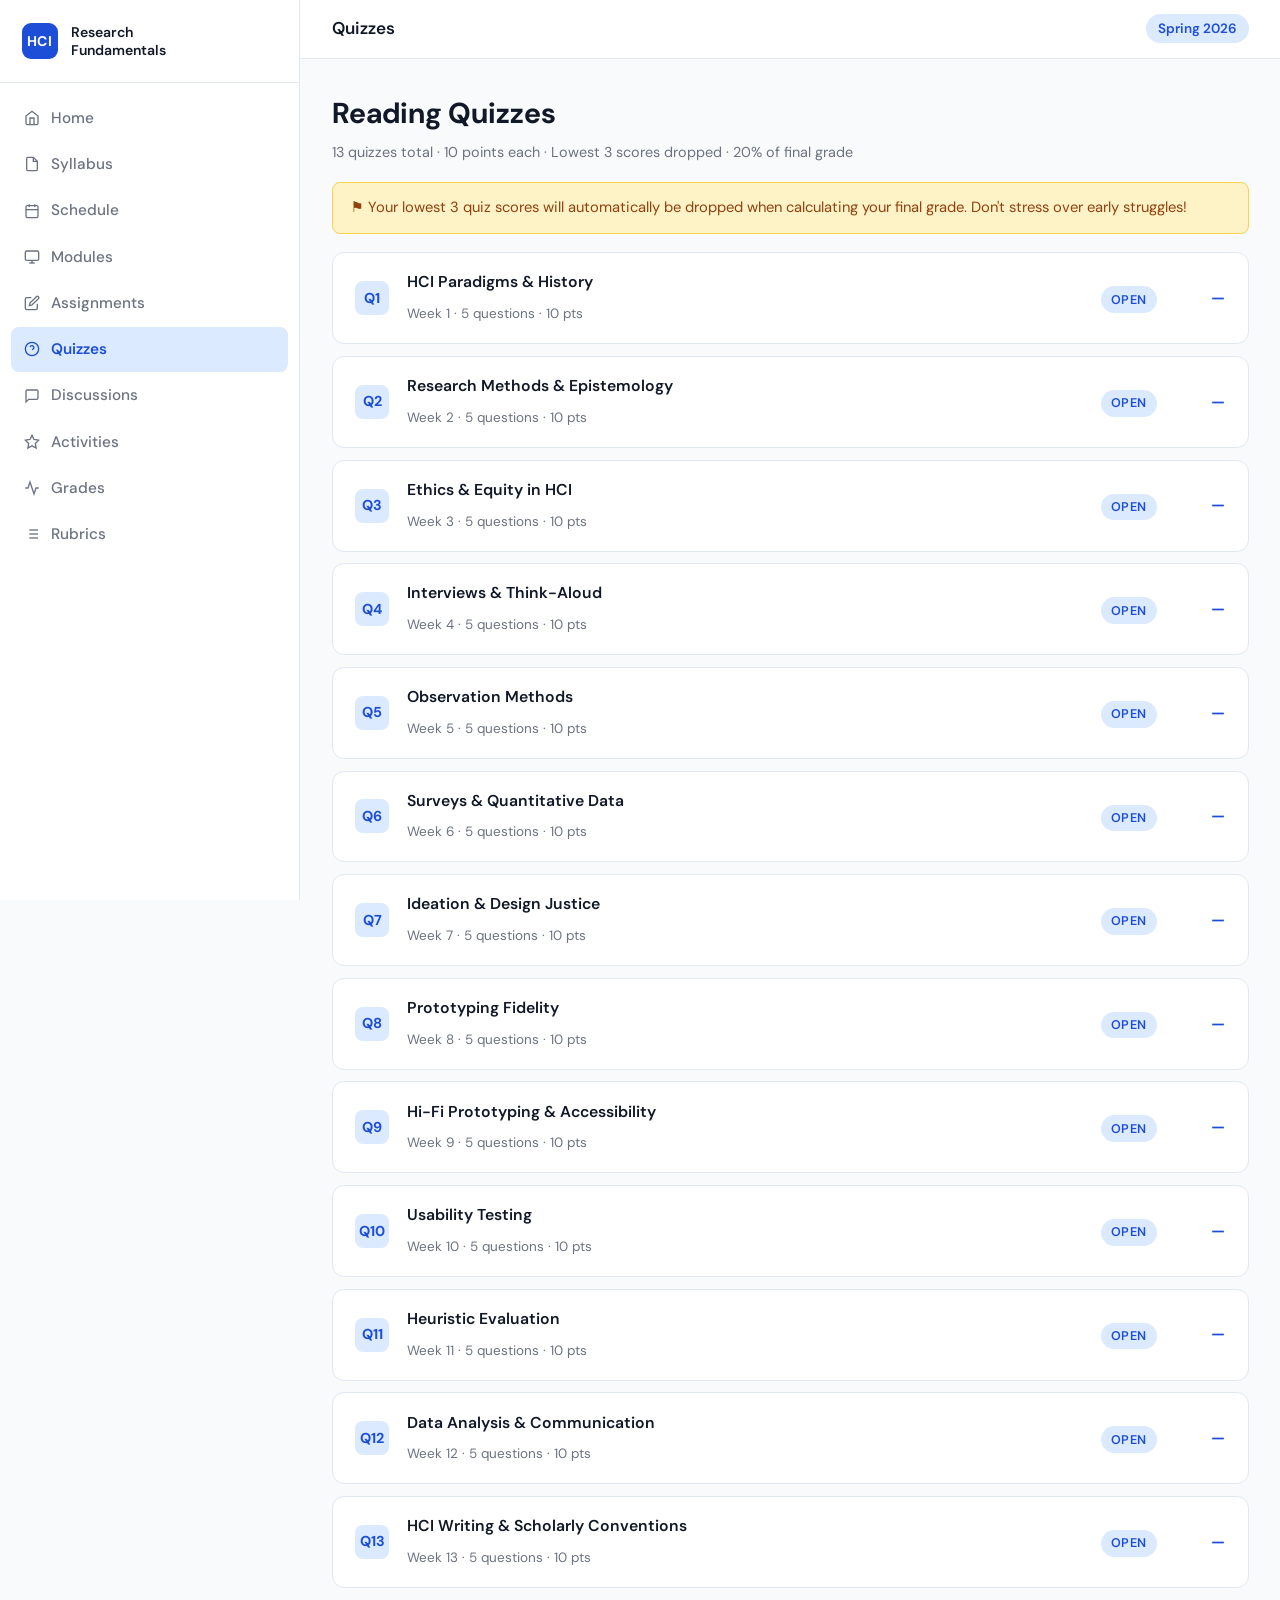
<file: quizzes.html>
<!DOCTYPE html>
<html lang="en">
<head>
<meta charset="UTF-8">
<meta name="viewport" content="width=device-width, initial-scale=1.0">
<title>Quizzes — HCI Research Fundamentals</title>
<link rel="stylesheet" href="shared.css">
<style>
  .quiz-list { display: flex; flex-direction: column; gap: 0.65rem; margin-bottom: 2rem; }
  .quiz-row {
    background: var(--surface); border: 1px solid var(--border); border-radius: var(--radius);
    padding: 0.9rem 1.25rem; display: flex; align-items: center; gap: 1rem; cursor: pointer;
    transition: border-color 0.2s, box-shadow 0.2s;
  }
  .quiz-row:hover { border-color: var(--primary-muted); box-shadow: var(--shadow-sm); }
  .quiz-row.completed { border-left: 3px solid var(--primary); }
  .quiz-num {
    width: 34px; height: 34px; border-radius: 8px;
    background: var(--primary-light); color: var(--primary);
    display: flex; align-items: center; justify-content: center;
    font-weight: 700; font-size: 0.8rem; flex-shrink: 0;
  }
  .quiz-row.completed .quiz-num { background: var(--primary); color: white; }
  .quiz-row-info { flex: 1; }
  .quiz-row-info h4 { font-size: 0.875rem; margin: 0 0 0.2rem; }
  .quiz-row-info span { font-size: 0.75rem; color: var(--text-muted); }
  .quiz-score { font-size: 0.85rem; font-weight: 700; color: var(--primary); min-width: 50px; text-align: right; }
  /* Quiz modal */
  .modal-overlay {
    display: none; position: fixed; inset: 0;
    background: rgba(0,0,0,0.45); z-index: 200;
    align-items: center; justify-content: center;
  }
  .modal-overlay.open { display: flex; }
  .modal {
    background: var(--surface); border-radius: var(--radius);
    width: min(560px, 95vw); max-height: 90vh;
    overflow-y: auto; padding: 1.75rem;
    box-shadow: var(--shadow-md);
  }
  .modal-header { display: flex; align-items: flex-start; justify-content: space-between; margin-bottom: 1.25rem; }
  .modal-header h2 { font-size: 1rem; }
  .modal-close { background: none; border: none; cursor: pointer; color: var(--text-muted); font-size: 1.25rem; }
  .quiz-result {
    background: var(--primary-light); border: 1px solid var(--primary-muted);
    border-radius: var(--radius-sm); padding: 1rem; text-align: center; margin-top: 1rem;
    display: none;
  }
  .quiz-result.show { display: block; }
  .quiz-result .score-big { font-size: 2rem; font-weight: 800; color: var(--primary); }
  .dropped-note { background: var(--accent-light); border: 1px solid #fcd34d; border-radius: var(--radius-sm); padding: 0.75rem 1rem; font-size: 0.82rem; color: #92400e; margin-bottom: 1rem; }
</style>
</head>
<body>
<div class="app-shell">
  <nav class="sidebar" id="sidebar">
    <div class="sidebar-logo"><div class="logo-mark">HCI</div><div class="logo-text">Research<br>Fundamentals</div></div>
    <ul class="nav-list">
      <li><a href="index.html" class="nav-link"><svg width="16" height="16" fill="none" stroke="currentColor" stroke-width="2" viewBox="0 0 24 24"><path d="M3 9l9-7 9 7v11a2 2 0 01-2 2H5a2 2 0 01-2-2z"/><polyline points="9 22 9 12 15 12 15 22"/></svg>Home</a></li>
      <li><a href="syllabus.html" class="nav-link"><svg width="16" height="16" fill="none" stroke="currentColor" stroke-width="2" viewBox="0 0 24 24"><path d="M14 2H6a2 2 0 00-2 2v16a2 2 0 002 2h12a2 2 0 002-2V8z"/><polyline points="14 2 14 8 20 8"/></svg>Syllabus</a></li>
      <li><a href="schedule.html" class="nav-link"><svg width="16" height="16" fill="none" stroke="currentColor" stroke-width="2" viewBox="0 0 24 24"><rect x="3" y="4" width="18" height="18" rx="2"/><line x1="16" y1="2" x2="16" y2="6"/><line x1="8" y1="2" x2="8" y2="6"/><line x1="3" y1="10" x2="21" y2="10"/></svg>Schedule</a></li>
      <li><a href="modules.html" class="nav-link"><svg width="16" height="16" fill="none" stroke="currentColor" stroke-width="2" viewBox="0 0 24 24"><rect x="2" y="3" width="20" height="14" rx="2"/><line x1="8" y1="21" x2="16" y2="21"/><line x1="12" y1="17" x2="12" y2="21"/></svg>Modules</a></li>
      <li><a href="assignments.html" class="nav-link"><svg width="16" height="16" fill="none" stroke="currentColor" stroke-width="2" viewBox="0 0 24 24"><path d="M11 4H4a2 2 0 00-2 2v14a2 2 0 002 2h14a2 2 0 002-2v-7"/><path d="M18.5 2.5a2.121 2.121 0 013 3L12 15l-4 1 1-4 9.5-9.5z"/></svg>Assignments</a></li>
      <li><a href="quizzes.html" class="nav-link active"><svg width="16" height="16" fill="none" stroke="currentColor" stroke-width="2" viewBox="0 0 24 24"><circle cx="12" cy="12" r="10"/><path d="M9.09 9a3 3 0 015.83 1c0 2-3 3-3 3"/><line x1="12" y1="17" x2="12.01" y2="17"/></svg>Quizzes</a></li>
      <li><a href="discussions.html" class="nav-link"><svg width="16" height="16" fill="none" stroke="currentColor" stroke-width="2" viewBox="0 0 24 24"><path d="M21 15a2 2 0 01-2 2H7l-4 4V5a2 2 0 012-2h14a2 2 0 012 2z"/></svg>Discussions</a></li>
      <li><a href="activities.html" class="nav-link"><svg width="16" height="16" fill="none" stroke="currentColor" stroke-width="2" viewBox="0 0 24 24"><polygon points="12 2 15.09 8.26 22 9.27 17 14.14 18.18 21.02 12 17.77 5.82 21.02 7 14.14 2 9.27 8.91 8.26 12 2"/></svg>Activities</a></li>
      <li><a href="grades.html" class="nav-link"><svg width="16" height="16" fill="none" stroke="currentColor" stroke-width="2" viewBox="0 0 24 24"><polyline points="22 12 18 12 15 21 9 3 6 12 2 12"/></svg>Grades</a></li>
      <li><a href="rubrics.html" class="nav-link"><svg width="16" height="16" fill="none" stroke="currentColor" stroke-width="2" viewBox="0 0 24 24"><line x1="8" y1="6" x2="21" y2="6"/><line x1="8" y1="12" x2="21" y2="12"/><line x1="8" y1="18" x2="21" y2="18"/><line x1="3" y1="6" x2="3.01" y2="6"/><line x1="3" y1="12" x2="3.01" y2="12"/><line x1="3" y1="18" x2="3.01" y2="18"/></svg>Rubrics</a></li>
    </ul>
  </nav>
  <div class="main-content">
    <header class="topbar">
      <button class="menu-btn" onclick="toggleSidebar()"><svg width="20" height="20" fill="none" stroke="currentColor" stroke-width="2" viewBox="0 0 24 24"><line x1="3" y1="12" x2="21" y2="12"/><line x1="3" y1="6" x2="21" y2="6"/><line x1="3" y1="18" x2="21" y2="18"/></svg></button>
      <span class="page-title">Quizzes</span>
      <div class="topbar-actions"><span class="semester-badge">Spring 2026</span></div>
    </header>
    <div class="content-body">
      <h1 style="margin-bottom:0.25rem;">Reading Quizzes</h1>
      <p class="text-muted text-sm" style="margin-bottom:1rem;">13 quizzes total · 10 points each · Lowest 3 scores dropped · 20% of final grade</p>
      <div class="dropped-note">⚑ Your lowest 3 quiz scores will automatically be dropped when calculating your final grade. Don't stress over early struggles!</div>
      <div class="quiz-list" id="quizList"></div>
    </div>
  </div>
</div>

<div class="modal-overlay" id="quizModal">
  <div class="modal" id="quizContent"></div>
</div>

<script src="shared.js"></script>
<script>
const quizData = [
  { id: 'q1', num: 1, title: 'HCI Paradigms & History', week: 'Week 1', questions: [
    { q: 'Which of the following best describes HCI\'s "third paradigm"?', options: ['Engineering efficiency and task performance', 'Cognitive science models of the mind', 'Phenomenological and experiential approaches', 'Statistical usability benchmarking'], answer: 2 },
    { q: 'Paul Fitts is best known in HCI for:', options: ['Designing the first graphical user interface', 'A predictive model of pointing movement time', 'Coining the term "user experience"', 'Developing contextual inquiry methodology'], answer: 1 },
    { q: 'Don Norman\'s concept of "affordances" refers to:', options: ['The visual appearance of an interface', 'Perceived action possibilities offered by an object', 'The efficiency of a design solution', 'Task completion rate benchmarks'], answer: 1 },
    { q: 'The shift from batch computing to interactive computing was primarily driven by:', options: ['Decreasing costs of transistors', 'The introduction of the mouse', 'Time-sharing systems that allowed real-time interaction', 'The invention of the internet'], answer: 2 },
    { q: 'Equity and inclusion in HCI primarily concern:', options: ['Making interfaces faster for all users', 'Ensuring diverse populations can access and benefit from technology', 'Reducing the cost of software development', 'Standardizing interface design patterns'], answer: 1 }
  ]},
  { id: 'q2', num: 2, title: 'Research Methods & Epistemology', week: 'Week 2', questions: [
    { q: 'A research question that asks "How many users complete the checkout flow?" is best described as:', options: ['Qualitative', 'Quantitative', 'Interpretive', 'Ethnographic'], answer: 1 },
    { q: 'Which method is most appropriate for exploring why users struggle with a complex workflow?', options: ['A/B testing', 'Semi-structured interviews', 'Heuristic evaluation', 'Web analytics'], answer: 1 },
    { q: 'Mixed-methods research in HCI combines:', options: ['Two different quantitative instruments', 'Qualitative and quantitative approaches', 'HCI and computer science disciplines', 'Field studies and lab experiments only'], answer: 1 },
    { q: 'Validity in HCI research means:', options: ['The study has a large sample size', 'The study measures what it claims to measure', 'The findings can be replicated exactly', 'The participants are expert users'], answer: 1 },
    { q: 'Positionality in research refers to:', options: ['The researcher\'s location during data collection', 'How the researcher\'s identity and assumptions may influence the study', 'The hierarchical position of participants', 'The statistical position of data points'], answer: 1 }
  ]},
  { id: 'q3', num: 3, title: 'Ethics & Equity in HCI', week: 'Week 3', questions: [
    { q: 'Informed consent in HCI research requires:', options: ['Participants sign a legal document', 'Participants understand and voluntarily agree to participate', 'Institutional approval only', 'Participants be compensated financially'], answer: 1 },
    { q: 'The Belmont Report established three core principles for research ethics. Which is NOT one of them?', options: ['Respect for persons', 'Beneficence', 'Justice', 'Efficiency'], answer: 3 },
    { q: 'Dark patterns in UI design are problematic primarily because:', options: ['They increase development time', 'They deceive users into unintended actions', 'They are not visually appealing', 'They reduce loading speed'], answer: 1 },
    { q: 'Algorithmic bias in facial recognition systems most directly illustrates which HCI concern?', options: ['Performance benchmarking', 'Equity and representation in training data', 'User interface aesthetics', 'Network latency issues'], answer: 1 },
    { q: 'A researcher studying an indigenous community\'s technology use should FIRST:', options: ['Design the survey instrument', 'Engage community members as co-researchers and seek community consent', 'Publish a research proposal', 'Conduct a literature review'], answer: 1 }
  ]},
  { id: 'q4', num: 4, title: 'Interviews & Think-Aloud', week: 'Week 4', questions: [
    { q: 'A leading question in user interviews:', options: ['Opens up new topics for exploration', 'Suggests the expected or desired answer', 'Focuses on task performance', 'Asks about demographic information'], answer: 1 },
    { q: 'In a think-aloud protocol, participants are asked to:', options: ['Silently complete tasks while observed', 'Verbalize their thoughts as they interact with a system', 'Answer questions after task completion', 'Evaluate the interface using heuristics'], answer: 1 },
    { q: 'Affinity diagramming is used to:', options: ['Create visual wireframes', 'Organize qualitative data into clusters of related themes', 'Map user journeys chronologically', 'Document accessibility issues'], answer: 1 },
    { q: 'Observer bias in user research occurs when:', options: ['The sample size is too small', 'The researcher\'s presence or assumptions influence what they observe or record', 'Participants cannot complete tasks', 'The recording equipment fails'], answer: 1 },
    { q: 'Semi-structured interviews differ from structured interviews in that:', options: ['They are always conducted in person', 'They allow for follow-up questions and flexible exploration', 'They only collect quantitative data', 'They do not require any preparation'], answer: 1 }
  ]},
  { id: 'q5', num: 5, title: 'Observation Methods', week: 'Week 5', questions: [
    { q: 'Contextual inquiry involves:', options: ['Observing users in their natural environment while conducting the study', 'Bringing users to a lab for controlled testing', 'Surveying users about their technology preferences', 'Analyzing system log data'], answer: 0 },
    { q: 'A diary study is most useful for understanding:', options: ['Usability issues in a single session', 'Technology use patterns over time in natural contexts', 'Expert opinions on interface design', 'Statistical differences between user groups'], answer: 1 },
    { q: 'The main limitation of lab-based observation compared to field observation is:', options: ['Lab studies take longer to conduct', 'Lab settings may not reflect real-world context and behavior', 'Lab studies cannot be recorded', 'Lab studies require more participants'], answer: 1 },
    { q: 'When conducting a 30-minute public observation of ATM use, a researcher should:', options: ['Interact with users to ask questions', 'Use structured field notes to document behaviors objectively', 'Video record all users without consent', 'Focus only on error events'], answer: 1 },
    { q: 'Which method best captures technology use across many different contexts over two weeks?', options: ['Think-aloud protocol', 'Controlled lab experiment', 'Diary study', 'Heuristic evaluation'], answer: 2 }
  ]},
  { id: 'q6', num: 6, title: 'Surveys & Quantitative Data', week: 'Week 6', questions: [
    { q: 'A double-barreled survey question:', options: ['Has two possible answers', 'Asks about two different things in one question, making it ambiguous', 'Requires a numeric response', 'Is asked twice to check reliability'], answer: 1 },
    { q: 'The System Usability Scale (SUS) produces:', options: ['A qualitative thematic analysis', 'A 0–100 usability score', 'A task completion percentage', 'An accessibility compliance rating'], answer: 1 },
    { q: 'Likert scale questions measure:', options: ['Task completion time', 'Degree of agreement or disagreement with a statement', 'Number of errors made', 'User demographics'], answer: 1 },
    { q: 'To minimize response bias in surveys, researchers should:', options: ['Use only yes/no questions', 'Avoid leading language and provide balanced response options', 'Make all questions required', 'Keep surveys very long for thoroughness'], answer: 1 },
    { q: 'Combining quantitative and qualitative data is valuable because:', options: ['It eliminates the need for statistics', 'Numbers reveal "what" while qualitative data reveals "why"', 'It reduces the number of participants needed', 'Qualitative data validates quantitative findings only'], answer: 1 }
  ]},
  { id: 'q7', num: 7, title: 'Ideation & Design Justice', week: 'Week 7', questions: [
    { q: '"How Might We" (HMW) questions are useful because:', options: ['They provide specific design solutions', 'They reframe problems as open-ended design opportunities', 'They document technical requirements', 'They evaluate existing prototypes'], answer: 1 },
    { q: 'Design Justice, as described by Costanza-Chock, argues that:', options: ['Design should prioritize efficiency above all else', 'Design processes often center and benefit those already privileged', 'Good design is always universal', 'Participatory design is inefficient'], answer: 1 },
    { q: 'Bodystorming is an ideation technique that:', options: ['Uses body language analysis to evaluate designs', 'Physically enacts scenarios to generate design ideas', 'Analyzes user body movements with motion capture', 'Involves body-based biometric measurements'], answer: 1 },
    { q: 'A criteria matrix in ideation is used to:', options: ['Document user interview findings', 'Evaluate and compare design ideas against defined criteria', 'Create wireframes of interface designs', 'Measure usability of a prototype'], answer: 1 },
    { q: 'Storyboarding in HCI design is primarily used to:', options: ['Create hi-fi mockups', 'Visualize user journeys and design concepts narratively', 'Document accessibility issues', 'Analyze quantitative user data'], answer: 1 }
  ]},
  { id: 'q8', num: 8, title: 'Prototyping Fidelity', week: 'Week 8', questions: [
    { q: 'Paper prototyping is most appropriate for:', options: ['Final usability testing with novice users', 'Early exploration of interaction flows and concepts', 'Measuring precise task completion times', 'Accessibility compliance auditing'], answer: 1 },
    { q: 'The primary advantage of low-fidelity prototypes is:', options: ['They look identical to the final product', 'They are fast and cheap to create and revise', 'They work on all devices automatically', 'They include full back-end functionality'], answer: 1 },
    { q: 'A wizard-of-oz prototype involves:', options: ['A fully coded application', 'A human simulating system responses in real-time during testing', 'Automatic testing software', 'A Figma prototype with animations'], answer: 1 },
    { q: 'High-fidelity prototypes are most appropriate when:', options: ['Exploring initial concept directions', 'Testing final interaction details and visual design with users', 'Conducting stakeholder brainstorming sessions', 'Creating the system\'s database schema'], answer: 1 },
    { q: 'During a paper prototype walkthrough, the researcher\'s primary role is:', options: ['To operate the prototype as a "computer" responding to user actions', 'To complete the tasks on behalf of the user', 'To explain how the final product will work', 'To record screen activity with software'], answer: 0 }
  ]},
  { id: 'q9', num: 9, title: 'Hi-Fi Prototyping & Accessibility', week: 'Week 9', questions: [
    { q: 'Fitts\' Law predicts that pointing time increases when a target is:', options: ['Larger and closer', 'Smaller and further away', 'Brighter in color', 'Centered on screen'], answer: 1 },
    { q: 'WCAG 2.1 is:', options: ['A wireframing tool for accessibility', 'A set of guidelines for making web content accessible', 'A usability testing protocol', 'A JavaScript accessibility library'], answer: 1 },
    { q: 'Hick\'s Law relates to:', options: ['The time it takes to point at a target', 'Decision time increasing with the number of choices', 'Visual perception of grouped elements', 'Memory capacity of working memory'], answer: 1 },
    { q: 'A design rationale document serves to:', options: ['Replace the prototype with written descriptions', 'Explain and justify design decisions by connecting them to research findings', 'List all features included in the prototype', 'Provide legal documentation for the design'], answer: 1 },
    { q: 'The Gestalt principle of proximity states that:', options: ['Similar elements appear to belong together', 'Elements close to each other are perceived as a group', 'The eye follows lines and patterns', 'Symmetrical designs appear more stable'], answer: 1 }
  ]},
  { id: 'q10', num: 10, title: 'Usability Testing', week: 'Week 10', questions: [
    { q: 'A usability test task should be:', options: ['A direct instruction like "click the Settings button"', 'A realistic, goal-oriented scenario like "find today\'s weather forecast"', 'A list of all features to test', 'A general question about the interface'], answer: 1 },
    { q: 'The think-aloud method in usability testing helps researchers understand:', options: ['Task completion rates', 'Why users make decisions and where they experience confusion', 'System response times', 'Demographic characteristics of users'], answer: 1 },
    { q: 'Observer effect in usability testing refers to:', options: ['Errors caused by screen recording software', 'Participants behaving differently because they are being observed', 'The moderator making mistakes during the session', 'Technical issues with the prototype'], answer: 1 },
    { q: 'A within-subjects design in usability testing means:', options: ['All participants use only one version of the interface', 'The same participants test all versions of the interface', 'Participants are randomly assigned to groups', 'Testing is conducted within the organization only'], answer: 1 },
    { q: 'Which metric directly measures whether users can accomplish their goals?', options: ['Time on task', 'Task completion rate', 'SUS score', 'Error rate'], answer: 1 }
  ]},
  { id: 'q11', num: 11, title: 'Heuristic Evaluation', week: 'Week 11', questions: [
    { q: 'Nielsen\'s heuristic "visibility of system status" means:', options: ['The interface should have a visible status bar', 'Users should always know what is happening in the system', 'All system data should be publicly visible', 'The interface loads quickly'], answer: 1 },
    { q: '"Error prevention" as a usability heuristic means designing to:', options: ['Display helpful error messages', 'Prevent errors from occurring in the first place', 'Recover from system crashes quickly', 'Log all user errors for analysis'], answer: 1 },
    { q: 'Compared to usability testing, heuristic evaluation is:', options: ['Always more accurate', 'Faster and cheaper but may miss real user issues', 'Better for finding aesthetic problems', 'Only suitable for expert users'], answer: 1 },
    { q: 'When multiple evaluators conduct heuristic evaluation, aggregating findings helps to:', options: ['Ensure everyone agrees on all issues', 'Identify issues found by multiple evaluators, increasing reliability', 'Reduce the total number of issues found', 'Assign one evaluator as the authority'], answer: 1 },
    { q: 'A severity rating in heuristic evaluation typically considers:', options: ['The evaluator\'s personal preference', 'Frequency, impact, and difficulty to fix', 'The cost of fixing the issue', 'The age of the design pattern'], answer: 1 }
  ]},
  { id: 'q12', num: 12, title: 'Data Analysis & Communication', week: 'Week 12', questions: [
    { q: 'Thematic analysis involves:', options: ['Counting the frequency of words in transcripts', 'Identifying patterns of meaning across qualitative data', 'Running statistical tests on survey scores', 'Creating affinity diagrams from quantitative data'], answer: 1 },
    { q: 'A codebook in qualitative analysis is used to:', options: ['Encrypt participant data for privacy', 'Define and standardize the codes applied to qualitative data', 'List the software tools used for analysis', 'Record demographic information'], answer: 1 },
    { q: 'When visualizing task completion rates across user groups, the best chart type is usually:', options: ['Scatter plot', 'Grouped bar chart', 'Pie chart', 'Area chart'], answer: 1 },
    { q: 'An evaluation findings report should prioritize recommendations by:', options: ['Alphabetical order', 'Severity and impact, grounded in evidence', 'Implementation cost', 'The evaluator\'s personal preference'], answer: 1 },
    { q: 'Inter-rater reliability in qualitative coding refers to:', options: ['The speed at which coders work', 'The degree of agreement between multiple coders', 'The number of codes in the codebook', 'The accuracy of transcription software'], answer: 1 }
  ]},
  { id: 'q13', num: 13, title: 'HCI Writing & Scholarly Conventions', week: 'Week 13', questions: [
    { q: 'A CHI-style research paper\'s Related Work section should:', options: ['List all papers ever written on the topic', 'Synthesize relevant prior work to position the current study', 'Summarize each paper in a separate paragraph', 'Only include papers from the last year'], answer: 1 },
    { q: 'IEEE citation style is primarily used in:', options: ['Humanities and social sciences', 'Engineering and computer science fields including HCI', 'Medical and health research', 'Legal scholarship'], answer: 1 },
    { q: 'Self-plagiarism in academic work means:', options: ['Copying your own previous work without disclosure', 'Writing in a style similar to your favorite author', 'Using first-person voice in academic writing', 'Paraphrasing your own ideas'], answer: 0 },
    { q: 'The Discussion section of an HCI paper primarily:', options: ['Re-states the methodology', 'Interprets findings, discusses implications, and addresses limitations', 'Presents raw data tables', 'Lists future implementation plans only'], answer: 1 },
    { q: 'Academic register in HCI writing means:', options: ['Using complex vocabulary to appear expert', 'Clear, precise, objective language appropriate for scholarly audiences', 'Avoiding all technical terminology', 'Writing in passive voice exclusively'], answer: 1 }
  ]}
];

const container = document.getElementById('quizList');
const grades = GradeStore.get();

quizData.forEach(quiz => {
  const saved = grades['quiz_' + quiz.id];
  const row = document.createElement('div');
  row.className = 'quiz-row' + (saved ? ' completed' : '');
  // row.onclick = () => openQuiz(quiz);
  row.onclick = () => {
    window.location.href = `quiz.html?id=${quiz.id}`;
  };
  row.innerHTML = `
    <div class="quiz-num">Q${quiz.num}</div>
    <div class="quiz-row-info">
      <h4>${quiz.title}</h4>
      <span>${quiz.week} · ${quiz.questions.length} questions · 10 pts</span>
    </div>
    <div>
      <span class="badge-status ${saved ? 'badge-graded' : 'badge-open'}">${saved ? 'Completed' : 'Open'}</span>
    </div>
    <div class="quiz-score">${saved ? `${saved.score}/10` : '—'}</div>
  `;
  container.appendChild(row);
});

let currentQuiz = null;
let userAnswers = {};

function openQuiz(quiz) {
  currentQuiz = quiz;
  userAnswers = {};
  const modal = document.getElementById('quizModal');
  const content = document.getElementById('quizContent');
  const saved = GradeStore.get()['quiz_' + quiz.id];

  content.innerHTML = `
    <div class="modal-header">
      <div>
        <h2>Quiz ${quiz.num}: ${quiz.title}</h2>
        <p class="text-muted text-sm">${quiz.week} · ${quiz.questions.length} questions · 10 points</p>
      </div>
      <button class="modal-close" onclick="closeQuiz()">✕</button>
    </div>
    ${saved ? `<div style="background:var(--primary-light);border-radius:var(--radius-sm);padding:0.75rem;margin-bottom:1rem;font-size:0.85rem;color:var(--primary);font-weight:600;">You scored ${saved.score}/10 on this quiz. You can retake it below.</div>` : ''}
    <div id="questionsArea">
      ${quiz.questions.map((q, i) => `
        <div class="quiz-question" id="qq-${i}">
          <h4>${i+1}. ${q.q}</h4>
          ${q.options.map((opt, j) => `
            <div class="quiz-option" data-qi="${i}" data-oi="${j}" onclick="selectOption(this, ${i}, ${j})">
              <input type="radio" name="q${i}" value="${j}" style="pointer-events:none;"> ${opt}
            </div>
          `).join('')}
        </div>
      `).join('')}
    </div>
    <button class="btn" onclick="submitQuizModal()" style="width:100%;margin-top:1rem;">Submit Quiz</button>
    <div class="quiz-result" id="quizResult"></div>
  `;
  modal.classList.add('open');
}

function selectOption(el, qi, oi) {
  const question = document.getElementById('qq-' + qi);
  question.querySelectorAll('.quiz-option').forEach(o => o.classList.remove('selected'));
  el.classList.add('selected');
  userAnswers[qi] = oi;
}

function submitQuizModal() {
  const quiz = currentQuiz;
  let correct = 0;
  quiz.questions.forEach((q, i) => {
    const selected = userAnswers[i];
    const qEl = document.getElementById('qq-' + i);
    qEl.querySelectorAll('.quiz-option').forEach((opt, j) => {
      if (j === q.answer) opt.classList.add('correct');
      else if (j === selected && selected !== q.answer) opt.classList.add('wrong');
    });
    if (selected === q.answer) correct++;
  });
  const score = correct;
  GradeStore.save('quiz_' + quiz.id, score, 10);

  const result = document.getElementById('quizResult');
  result.classList.add('show');
  result.innerHTML = `
    <div class="score-big">${score}/10</div>
    <p style="font-weight:600;margin-top:0.35rem;">${score >= 8 ? '🎉 Excellent!' : score >= 6 ? '👍 Good work!' : '📖 Review the material and try again.'}</p>
    <p class="text-muted text-sm">You answered ${correct} out of ${quiz.questions.length} correctly. ${correct < quiz.questions.length ? 'Correct answers are highlighted in green.' : 'Perfect score!'}</p>
    <button class="btn btn-sm btn-outline" onclick="closeQuiz()" style="margin-top:0.75rem;">Close</button>
  `;
  document.querySelector('#quizContent .btn:not(.btn-sm):not(.btn-outline)').style.display = 'none';
}

function closeQuiz() {
  document.getElementById('quizModal').classList.remove('open');
  location.reload();
}

document.getElementById('quizModal').addEventListener('click', e => {
  if (e.target === e.currentTarget) closeQuiz();
});
</script>
</body>
</html>
</file>
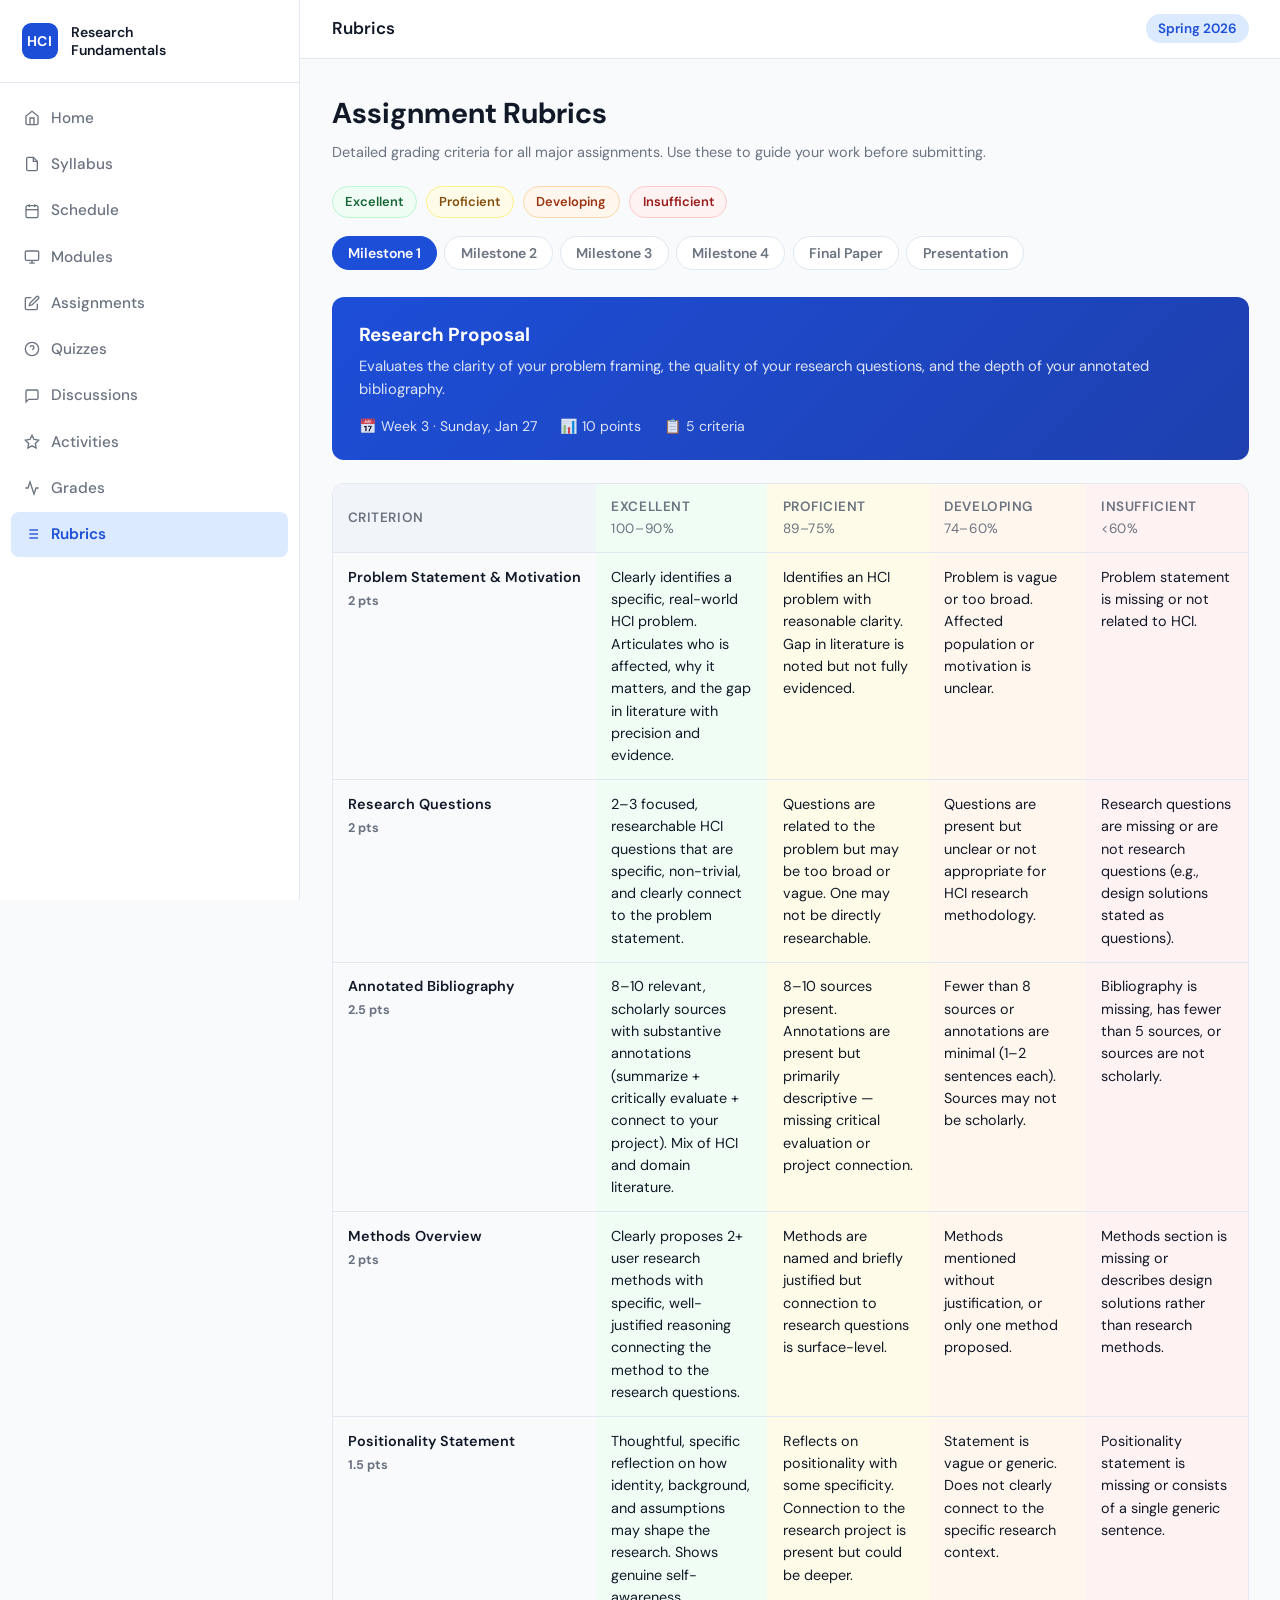
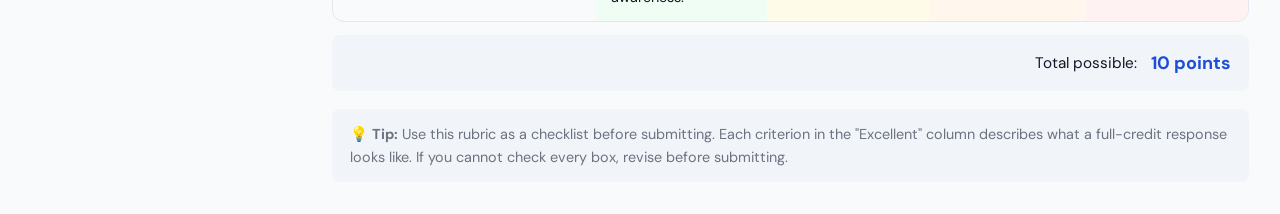
<file: rubrics.html>
<!DOCTYPE html>
<html lang="en">
<head>
<meta charset="UTF-8">
<meta name="viewport" content="width=device-width, initial-scale=1.0">
<title>Rubrics — HCI Research Fundamentals</title>
<link rel="stylesheet" href="shared.css">
<style>
  .rubric-nav { display: flex; gap: 0.4rem; flex-wrap: wrap; margin-bottom: 1.5rem; }
  .rubric-nav-btn {
    padding: 0.4rem 0.85rem; border-radius: 20px; font-size: 0.78rem;
    font-weight: 600; cursor: pointer; border: 1.5px solid var(--border);
    background: var(--surface); color: var(--text-muted); font-family: inherit;
    transition: all 0.15s;
  }
  .rubric-nav-btn:hover { border-color: var(--primary-muted); color: var(--text); }
  .rubric-nav-btn.active { background: var(--primary); color: white; border-color: var(--primary); }

  .rubric-panel { display: none; }
  .rubric-panel.active { display: block; }

  .rubric-header {
    background: linear-gradient(135deg, var(--primary), var(--primary-dark));
    color: white; border-radius: var(--radius); padding: 1.25rem 1.5rem;
    margin-bottom: 1.25rem;
  }
  .rubric-header h2 { margin: 0 0 0.25rem; font-size: 1.05rem; }
  .rubric-header p { margin: 0; font-size: 0.82rem; opacity: 0.85; }
  .rubric-header .rubric-meta { display: flex; gap: 1.25rem; margin-top: 0.75rem; flex-wrap: wrap; }
  .rubric-header .rubric-meta span { font-size: 0.78rem; opacity: 0.85; }

  .criteria-table-wrap { overflow-x: auto; border-radius: var(--radius); border: 1px solid var(--border); }
  table.rubric-t { min-width: 700px; }
  table.rubric-t th { font-size: 0.75rem; padding: 0.7rem 0.85rem; white-space: nowrap; }
  table.rubric-t td { padding: 0.7rem 0.85rem; font-size: 0.8rem; vertical-align: top; line-height: 1.55; }
  table.rubric-t td:first-child { font-weight: 600; white-space: nowrap; min-width: 140px; }
  table.rubric-t td:nth-child(2) { background: #f0fdf4; }
  table.rubric-t td:nth-child(3) { background: #fefce8; }
  table.rubric-t td:nth-child(4) { background: #fff7ed; }
  table.rubric-t td:nth-child(5) { background: #fef2f2; }
  .pts { font-size: 0.7rem; font-weight: 700; display: block; color: var(--text-muted); margin-top: 0.2rem; }

  .rubric-total {
    display: flex; justify-content: flex-end; align-items: center; gap: 0.75rem;
    margin-top: 0.75rem; padding: 0.75rem 1rem;
    background: var(--surface-alt); border-radius: var(--radius-sm);
    font-size: 0.85rem;
  }
  .rubric-total strong { font-size: 1rem; color: var(--primary); }

  .legend-chips { display: flex; gap: 0.5rem; flex-wrap: wrap; margin-bottom: 1rem; }
  .lc { padding: 0.25rem 0.7rem; border-radius: 20px; font-size: 0.72rem; font-weight: 600; }
</style>
</head>
<body>
<div class="app-shell">
  <nav class="sidebar" id="sidebar">
    <div class="sidebar-logo"><div class="logo-mark">HCI</div><div class="logo-text">Research<br>Fundamentals</div></div>
    <ul class="nav-list">
      <li><a href="index.html" class="nav-link"><svg width="16" height="16" fill="none" stroke="currentColor" stroke-width="2" viewBox="0 0 24 24"><path d="M3 9l9-7 9 7v11a2 2 0 01-2 2H5a2 2 0 01-2-2z"/><polyline points="9 22 9 12 15 12 15 22"/></svg>Home</a></li>
      <li><a href="syllabus.html" class="nav-link"><svg width="16" height="16" fill="none" stroke="currentColor" stroke-width="2" viewBox="0 0 24 24"><path d="M14 2H6a2 2 0 00-2 2v16a2 2 0 002 2h12a2 2 0 002-2V8z"/><polyline points="14 2 14 8 20 8"/></svg>Syllabus</a></li>
      <li><a href="schedule.html" class="nav-link"><svg width="16" height="16" fill="none" stroke="currentColor" stroke-width="2" viewBox="0 0 24 24"><rect x="3" y="4" width="18" height="18" rx="2"/><line x1="16" y1="2" x2="16" y2="6"/><line x1="8" y1="2" x2="8" y2="6"/><line x1="3" y1="10" x2="21" y2="10"/></svg>Schedule</a></li>
      <li><a href="modules.html" class="nav-link"><svg width="16" height="16" fill="none" stroke="currentColor" stroke-width="2" viewBox="0 0 24 24"><rect x="2" y="3" width="20" height="14" rx="2"/><line x1="8" y1="21" x2="16" y2="21"/><line x1="12" y1="17" x2="12" y2="21"/></svg>Modules</a></li>
      <li><a href="assignments.html" class="nav-link"><svg width="16" height="16" fill="none" stroke="currentColor" stroke-width="2" viewBox="0 0 24 24"><path d="M11 4H4a2 2 0 00-2 2v14a2 2 0 002 2h14a2 2 0 002-2v-7"/><path d="M18.5 2.5a2.121 2.121 0 013 3L12 15l-4 1 1-4 9.5-9.5z"/></svg>Assignments</a></li>
      <li><a href="quizzes.html" class="nav-link"><svg width="16" height="16" fill="none" stroke="currentColor" stroke-width="2" viewBox="0 0 24 24"><circle cx="12" cy="12" r="10"/><path d="M9.09 9a3 3 0 015.83 1c0 2-3 3-3 3"/><line x1="12" y1="17" x2="12.01" y2="17"/></svg>Quizzes</a></li>
      <li><a href="discussions.html" class="nav-link"><svg width="16" height="16" fill="none" stroke="currentColor" stroke-width="2" viewBox="0 0 24 24"><path d="M21 15a2 2 0 01-2 2H7l-4 4V5a2 2 0 012-2h14a2 2 0 012 2z"/></svg>Discussions</a></li>
      <li><a href="activities.html" class="nav-link"><svg width="16" height="16" fill="none" stroke="currentColor" stroke-width="2" viewBox="0 0 24 24"><polygon points="12 2 15.09 8.26 22 9.27 17 14.14 18.18 21.02 12 17.77 5.82 21.02 7 14.14 2 9.27 8.91 8.26 12 2"/></svg>Activities</a></li>
      <li><a href="grades.html" class="nav-link"><svg width="16" height="16" fill="none" stroke="currentColor" stroke-width="2" viewBox="0 0 24 24"><polyline points="22 12 18 12 15 21 9 3 6 12 2 12"/></svg>Grades</a></li>
      <li><a href="rubrics.html" class="nav-link active"><svg width="16" height="16" fill="none" stroke="currentColor" stroke-width="2" viewBox="0 0 24 24"><line x1="8" y1="6" x2="21" y2="6"/><line x1="8" y1="12" x2="21" y2="12"/><line x1="8" y1="18" x2="21" y2="18"/><line x1="3" y1="6" x2="3.01" y2="6"/><line x1="3" y1="12" x2="3.01" y2="12"/><line x1="3" y1="18" x2="3.01" y2="18"/></svg>Rubrics</a></li>
    </ul>
  </nav>
  <div class="main-content">
    <header class="topbar">
      <button class="menu-btn" onclick="toggleSidebar()"><svg width="20" height="20" fill="none" stroke="currentColor" stroke-width="2" viewBox="0 0 24 24"><line x1="3" y1="12" x2="21" y2="12"/><line x1="3" y1="6" x2="21" y2="6"/><line x1="3" y1="18" x2="21" y2="18"/></svg></button>
      <span class="page-title">Rubrics</span>
      <div class="topbar-actions"><span class="semester-badge">Spring 2026</span></div>
    </header>
    <div class="content-body">
      <h1 style="margin-bottom:0.25rem;">Assignment Rubrics</h1>
      <p class="text-muted text-sm" style="margin-bottom:1.25rem;">Detailed grading criteria for all major assignments. Use these to guide your work before submitting.</p>

      <div class="legend-chips">
        <span class="lc" style="background:#f0fdf4;color:#166534;border:1px solid #bbf7d0;">Excellent</span>
        <span class="lc" style="background:#fefce8;color:#854d0e;border:1px solid #fef08a;">Proficient</span>
        <span class="lc" style="background:#fff7ed;color:#9a3412;border:1px solid #fed7aa;">Developing</span>
        <span class="lc" style="background:#fef2f2;color:#991b1b;border:1px solid #fecaca;">Insufficient</span>
      </div>

      <div class="rubric-nav" id="rubricNav"></div>
      <div id="rubricPanels"></div>
    </div>
  </div>
</div>
<script src="shared.js"></script>
<script>
const rubrics = [
  {
    id: 'm1', label: 'Milestone 1', title: 'Research Proposal', points: 10, due: 'Week 3 · Sunday, Jan 27',
    desc: 'Evaluates the clarity of your problem framing, the quality of your research questions, and the depth of your annotated bibliography.',
    criteria: [
      { name: 'Problem Statement & Motivation', weight: 2,
        excellent: 'Clearly identifies a specific, real-world HCI problem. Articulates who is affected, why it matters, and the gap in literature with precision and evidence.', proficient: 'Identifies an HCI problem with reasonable clarity. Gap in literature is noted but not fully evidenced.', developing: 'Problem is vague or too broad. Affected population or motivation is unclear.', insufficient: 'Problem statement is missing or not related to HCI.' },
      { name: 'Research Questions', weight: 2,
        excellent: '2–3 focused, researchable HCI questions that are specific, non-trivial, and clearly connect to the problem statement.', proficient: 'Questions are related to the problem but may be too broad or vague. One may not be directly researchable.', developing: 'Questions are present but unclear or not appropriate for HCI research methodology.', insufficient: 'Research questions are missing or are not research questions (e.g., design solutions stated as questions).' },
      { name: 'Annotated Bibliography', weight: 2.5,
        excellent: '8–10 relevant, scholarly sources with substantive annotations (summarize + critically evaluate + connect to your project). Mix of HCI and domain literature.', proficient: '8–10 sources present. Annotations are present but primarily descriptive — missing critical evaluation or project connection.', developing: 'Fewer than 8 sources or annotations are minimal (1–2 sentences each). Sources may not be scholarly.', insufficient: 'Bibliography is missing, has fewer than 5 sources, or sources are not scholarly.' },
      { name: 'Methods Overview', weight: 2,
        excellent: 'Clearly proposes 2+ user research methods with specific, well-justified reasoning connecting the method to the research questions.', proficient: 'Methods are named and briefly justified but connection to research questions is surface-level.', developing: 'Methods mentioned without justification, or only one method proposed.', insufficient: 'Methods section is missing or describes design solutions rather than research methods.' },
      { name: 'Positionality Statement', weight: 1.5,
        excellent: 'Thoughtful, specific reflection on how identity, background, and assumptions may shape the research. Shows genuine self-awareness.', proficient: 'Reflects on positionality with some specificity. Connection to the research project is present but could be deeper.', developing: 'Statement is vague or generic. Does not clearly connect to the specific research context.', insufficient: 'Positionality statement is missing or consists of a single generic sentence.' },
    ]
  },
  {
    id: 'm2', label: 'Milestone 2', title: 'User Research Report', points: 100, due: 'Week 6 · Sunday, Feb 17',
    desc: 'Evaluates the rigor of your user research design, data quality, and ability to synthesize findings into actionable design implications.',
    criteria: [
      { name: 'Methods Section', weight: 20,
        excellent: 'Fully documents who participated (3–5+), how data was collected, and why methods were chosen. Sufficient detail to replicate.', proficient: 'Participants and methods described. Some detail may be missing (e.g., sampling rationale or number of sessions).', developing: 'Methods section is present but lacks important details. Rationale for method choice is absent.', insufficient: 'Methods section is missing or describes a single informal conversation.' },
      { name: 'Data Collection Artifacts', weight: 15,
        excellent: 'Interview guide, observation protocol, or survey instrument included. Questions are well-designed (open-ended, non-leading, sequenced logically).', proficient: 'Artifact is included but has some leading questions, gaps, or sequencing issues.', developing: 'Artifact is very brief or has significant methodological problems.', insufficient: 'No data collection artifact included.' },
      { name: 'Findings', weight: 25,
        excellent: 'Clear, well-organized themes with rich supporting evidence (specific quotes, detailed observations, data). Findings are analytically grounded.', proficient: 'Themes are present with some evidence. May be somewhat summary-level rather than analytically deep.', developing: 'Findings are vague or lack evidence. May present data without interpretation.', insufficient: 'No findings section or findings are entirely anecdotal without evidence.' },
      { name: 'Synthesis Artifact', weight: 20,
        excellent: 'Affinity diagram or equivalent clearly shows how raw data was organized into insights. All major themes are traceable to the data.', proficient: 'Synthesis artifact is present and shows some organization of data into categories.', developing: 'Artifact is included but the organization is unclear or themes do not map to the data.', insufficient: 'No synthesis artifact provided.' },
      { name: 'Design Implications', weight: 20,
        excellent: '3–5 specific, actionable implications that directly and explicitly connect to the findings. Each implication is concrete (not "improve usability").', proficient: 'Implications are present and connected to findings but may be vague or not all directly actionable.', developing: 'Implications are generic or disconnected from the actual findings.', insufficient: 'Design implications are missing.' },
    ]
  },
  {
    id: 'm3', label: 'Milestone 3', title: 'Prototype + Design Rationale', points: 100, due: 'Week 9 · Sunday, Mar 10',
    desc: 'Evaluates the quality of your hi-fi prototype and how clearly you can articulate and justify design decisions through research.',
    criteria: [
      { name: 'Hi-Fi Prototype Quality', weight: 30,
        excellent: 'Figma prototype covers core user flow with 5+ screens/states. Interactions are realistic, visual design is consistent and polished.', proficient: 'Prototype has 5+ screens with basic interactions. Some inconsistencies in visual design.', developing: 'Prototype has fewer than 5 screens or interactions are minimal/broken.', insufficient: 'No hi-fi prototype submitted, or prototype is clearly a wireframe with no visual design.' },
      { name: 'Design Rationale', weight: 30,
        excellent: '3–4 pages. Every major design decision is explicitly connected to a specific research finding or interaction design principle. Reasoning is clear and specific.', proficient: 'Rationale is present and connects decisions to research, but some connections are vague or assumptions are unstated.', developing: 'Rationale describes design decisions but does not connect them to research findings.', insufficient: 'Design rationale is missing or is a feature list rather than justification.' },
      { name: 'Accessibility Documentation', weight: 20,
        excellent: 'WCAG 2.1 checklist completed. Issues are specifically identified with the WCAG criterion cited, and a fix is documented for each.', proficient: 'Checklist completed with some issues identified. Fixes may be vague for some items.', developing: 'Checklist is partially completed or issues are noted without fixes.', insufficient: 'No accessibility documentation provided.' },
      { name: 'Lo-Fi to Hi-Fi Evolution', weight: 20,
        excellent: 'Before/after sketches clearly show the evolution. Key changes are explained with specific reasoning connecting each change to feedback received.', proficient: 'Before/after sketches are present. Some changes are explained but reasoning may be brief.', developing: 'Only hi-fi or only lo-fi is shown, or changes are not explained.', insufficient: 'Lo-fi to hi-fi evolution section is missing.' },
    ]
  },
  {
    id: 'm4', label: 'Milestone 4', title: 'Evaluation Findings Report', points: 100, due: 'Week 12 · Sunday, Mar 31',
    desc: 'Evaluates the rigor of your evaluation plan, quality of data collection, and ability to synthesize findings into evidence-based recommendations.',
    criteria: [
      { name: 'Evaluation Plan', weight: 15,
        excellent: 'Documents participants, tasks (as realistic scenarios), measures, and methods clearly. Protocol is replicable.', proficient: 'Plan is present with most elements. Task scenarios may be instructions rather than goals.', developing: 'Evaluation plan is vague or missing key components.', insufficient: 'No evaluation plan provided.' },
      { name: 'Quantitative Results', weight: 20,
        excellent: 'Reports task completion rates, time on task, and SUS scores accurately. Data is clearly presented with appropriate visualizations.', proficient: 'Quantitative data reported but may be missing one measure or visualizations are unclear.', developing: 'Quantitative data present but not interpreted or missing significant measures.', insufficient: 'No quantitative results reported.' },
      { name: 'Qualitative Findings', weight: 25,
        excellent: 'Rich themes from think-aloud and interviews with specific supporting evidence. Coding process is transparent.', proficient: 'Themes are present with some evidence. May be somewhat descriptive.', developing: 'Findings are vague or quotes are cherry-picked without analytical context.', insufficient: 'No qualitative findings reported.' },
      { name: 'Heuristic Evaluation', weight: 20,
        excellent: 'All violations clearly identified with specific heuristic cited, description of the issue, affected users, and severity rating (1–4) justified.', proficient: 'Violations identified with heuristics cited. Severity ratings present but some may lack justification.', developing: 'Some violations identified but heuristics not always cited or severity ratings absent.', insufficient: 'Heuristic evaluation section is missing.' },
      { name: 'Prioritized Recommendations', weight: 20,
        excellent: '5+ specific redesign recommendations with severity ratings. Each recommendation is directly grounded in evidence from both qual and quant findings.', proficient: 'Recommendations present and connected to findings. Some may lack specificity.', developing: 'Recommendations are generic or not clearly connected to findings.', insufficient: 'No recommendations provided or fewer than 3.' },
    ]
  },
  {
    id: 'final', label: 'Final Paper', title: 'CHI-Style Research Paper', points: 100, due: 'Week 15 · Monday, Apr 21',
    desc: 'Evaluates the scholarly quality, completeness, and coherence of your final 10–14 page CHI-style research paper.',
    criteria: [
      { name: 'Abstract & Introduction', weight: 10,
        excellent: 'Abstract succinctly summarizes the paper\'s contribution. Introduction clearly motivates the problem, states research questions, and outlines contributions.', proficient: 'Abstract and intro are present and clear but may overstate claims or miss one element.', developing: 'Abstract is too vague or intro does not clearly state research questions.', insufficient: 'Abstract or introduction is missing.' },
      { name: 'Related Work', weight: 20,
        excellent: '15+ sources synthesized analytically — not a list of summaries. Clearly positions the current work relative to prior research.', proficient: 'Related work is present with 15+ sources. May be more summary-style than synthetic.', developing: 'Fewer than 15 sources or related work is a series of disconnected summaries.', insufficient: 'Related work section is missing or has fewer than 8 sources.' },
      { name: 'Methods, Findings & Design', weight: 25,
        excellent: 'All sections from Milestones 1–3 are integrated coherently. Methods are replicable. Findings are evidence-based. Design decisions are justified.', proficient: 'Sections are present and adequately detailed. Integration between sections is mostly clear.', developing: 'Sections are present but read as pasted-in milestone sections rather than integrated narrative.', insufficient: 'One or more of these sections is missing.' },
      { name: 'Evaluation & Discussion', weight: 25,
        excellent: 'Evaluation findings are clearly reported. Discussion interprets findings meaningfully, addresses limitations honestly, and discusses implications for HCI.', proficient: 'Evaluation reported clearly. Discussion is present but implications may be surface-level.', developing: 'Evaluation reported but discussion is brief or does not address limitations.', insufficient: 'Evaluation or discussion section is missing.' },
      { name: 'Writing Quality & Citations', weight: 20,
        excellent: 'Clear, precise academic writing throughout. All sources properly cited in IEEE format. Paper is 10–14 pages, well-structured, and free of significant errors.', proficient: 'Writing is clear with minor errors. IEEE citations mostly correct. Within page limits.', developing: 'Writing has recurring errors. Citations inconsistent. Paper may be outside page limits.', insufficient: 'Writing is unclear or unpolished. Citations are missing or wrong format.' },
    ]
  },
  {
    id: 'presentation', label: 'Presentation', title: 'Final Showcase Presentation', points: 100, due: 'Week 15 · Monday, Apr 21 (in class)',
    desc: 'Evaluates your ability to communicate your research clearly, demonstrate your prototype effectively, and respond to questions.',
    criteria: [
      { name: 'Research Communication', weight: 30,
        excellent: 'Presentation clearly communicates the problem, research process, findings, and contributions. Narrative is compelling and well-structured for a mixed audience.', proficient: 'Presentation covers key elements but some transitions or explanations may be unclear.', developing: 'Presentation covers the project but the narrative is hard to follow or key elements are missing.', insufficient: 'Presentation is incomplete or does not address the research.' },
      { name: 'Prototype Demonstration', weight: 25,
        excellent: 'Live prototype demo is smooth, covers the core user flow, and is clearly connected to the research findings. Demonstrates key design decisions.', proficient: 'Demo is present and functional. Connection to research findings could be made more explicit.', developing: 'Demo has technical issues or does not effectively communicate the design.', insufficient: 'No prototype demo included.' },
      { name: 'Slide Design & Visual Communication', weight: 20,
        excellent: 'Slides support rather than replicate speech. Visuals are clear, consistent, and enhance understanding. Text is minimal and purposeful.', proficient: 'Slides are readable and organized. Some slides may have too much text.', developing: 'Slides are dense or visual design detracts from the presentation.', insufficient: 'No slides, or slides are a bullet-point dump that is read verbatim.' },
      { name: 'Q&A Response', weight: 25,
        excellent: 'Responds to questions with clarity, intellectual honesty, and scholarly grounding. Acknowledges limitations thoughtfully.', proficient: 'Responds adequately to most questions. May struggle with one or two more challenging questions.', developing: 'Responses are vague or avoid addressing the question directly.', insufficient: 'Unable to respond to questions or becomes defensive.' },
    ]
  }
];

const nav = document.getElementById('rubricNav');
const panels = document.getElementById('rubricPanels');
function showRubric(id) {
  document.querySelectorAll('.rubric-nav-btn')
    .forEach(b => b.classList.remove('active'));

  document.querySelectorAll('.rubric-panel')
    .forEach(p => p.classList.remove('active'));

  const btn = document.querySelector(`[data-target="${id}"]`);
  const panel = document.getElementById('panel-' + id);

  if (btn) btn.classList.add('active');
  if (panel) panel.classList.add('active');
}
rubrics.forEach((r, i) => {
  const btn = document.createElement('button');
  btn.className = 'rubric-nav-btn' + (i === 0 ? ' active' : '');
  btn.textContent = r.label;
  btn.dataset.target = r.id;
//   const btn = document.createElement('button');
//   btn.className = 'rubric-nav-btn' + (i === 0 ? ' active' : '');
//   btn.textContent = r.label;
//   btn.onclick = () => {
//     document.querySelectorAll('.rubric-nav-btn').forEach(b => b.classList.remove('active'));
//     document.querySelectorAll('.rubric-panel').forEach(p => p.classList.remove('active'));
//     btn.classList.add('active');
//     document.getElementById('panel-' + r.id).classList.add('active');
//   };
  btn.onclick = () => showRubric(r.id);
  nav.appendChild(btn);

  const panel = document.createElement('div');
  panel.className = 'rubric-panel' + (i === 0 ? ' active' : '');
  panel.id = 'panel-' + r.id;

  const totalPts = r.criteria.reduce((s, c) => s + c.weight, 0);

  panel.innerHTML = `
    <div class="rubric-header">
      <h2>${r.title}</h2>
      <p>${r.desc}</p>
      <div class="rubric-meta">
        <span>📅 ${r.due}</span>
        <span>📊 ${r.points} points</span>
        <span>📋 ${r.criteria.length} criteria</span>
      </div>
    </div>
    <div class="criteria-table-wrap">
      <table class="rubric-t">
        <thead>
          <tr>
            <th>Criterion</th>
            <th style="background:#f0fdf4;">Excellent<br><span style="font-weight:400;">100–90%</span></th>
            <th style="background:#fefce8;">Proficient<br><span style="font-weight:400;">89–75%</span></th>
            <th style="background:#fff7ed;">Developing<br><span style="font-weight:400;">74–60%</span></th>
            <th style="background:#fef2f2;">Insufficient<br><span style="font-weight:400;">&lt;60%</span></th>
          </tr>
        </thead>
        <tbody>
          ${r.criteria.map(c => `
            <tr>
              <td>${c.name}<span class="pts">${c.weight} pts</span></td>
              <td>${c.excellent}</td>
              <td>${c.proficient}</td>
              <td>${c.developing}</td>
              <td>${c.insufficient}</td>
            </tr>
          `).join('')}
        </tbody>
      </table>
    </div>
    <div class="rubric-total">
      <span>Total possible:</span>
      <strong>${r.points} points</strong>
    </div>
    <div style="margin-top:1rem;padding:0.75rem 1rem;background:var(--surface-alt);border-radius:var(--radius-sm);font-size:0.8rem;color:var(--text-muted);">
      💡 <strong>Tip:</strong> Use this rubric as a checklist before submitting. Each criterion in the "Excellent" column describes what a full-credit response looks like. If you cannot check every box, revise before submitting.
    </div>
  `;
  panels.appendChild(panel);
});

// Handle anchor links from other pages
// if (location.hash) {
//   const targetId = location.hash.replace('#', '');
//   const btn = Array.from(document.querySelectorAll('.rubric-nav-btn')).find(b => b.textContent.toLowerCase().includes(targetId));
//   if (btn) btn.click();
// }
if (location.hash) {
  const targetId = location.hash.replace('#', '');
  showRubric(targetId);
}
</script>
</body>
</html>
</file>
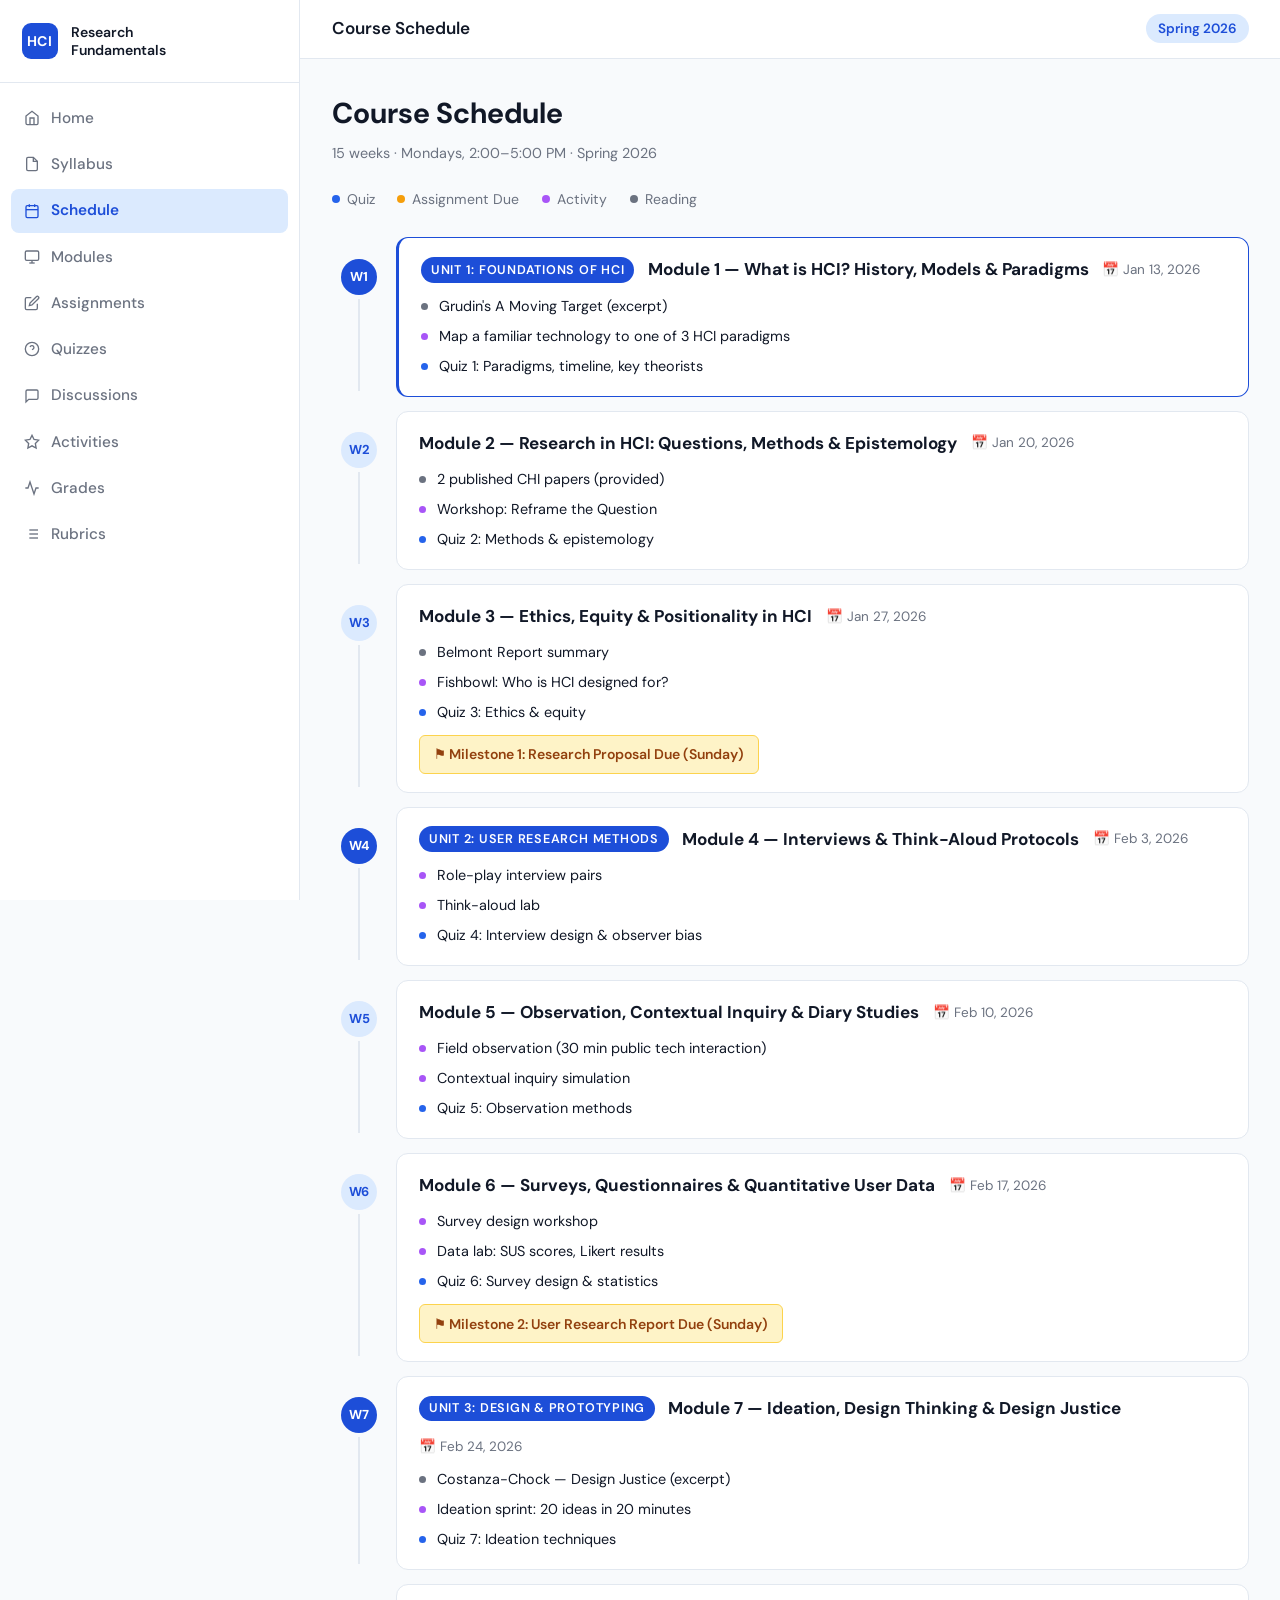
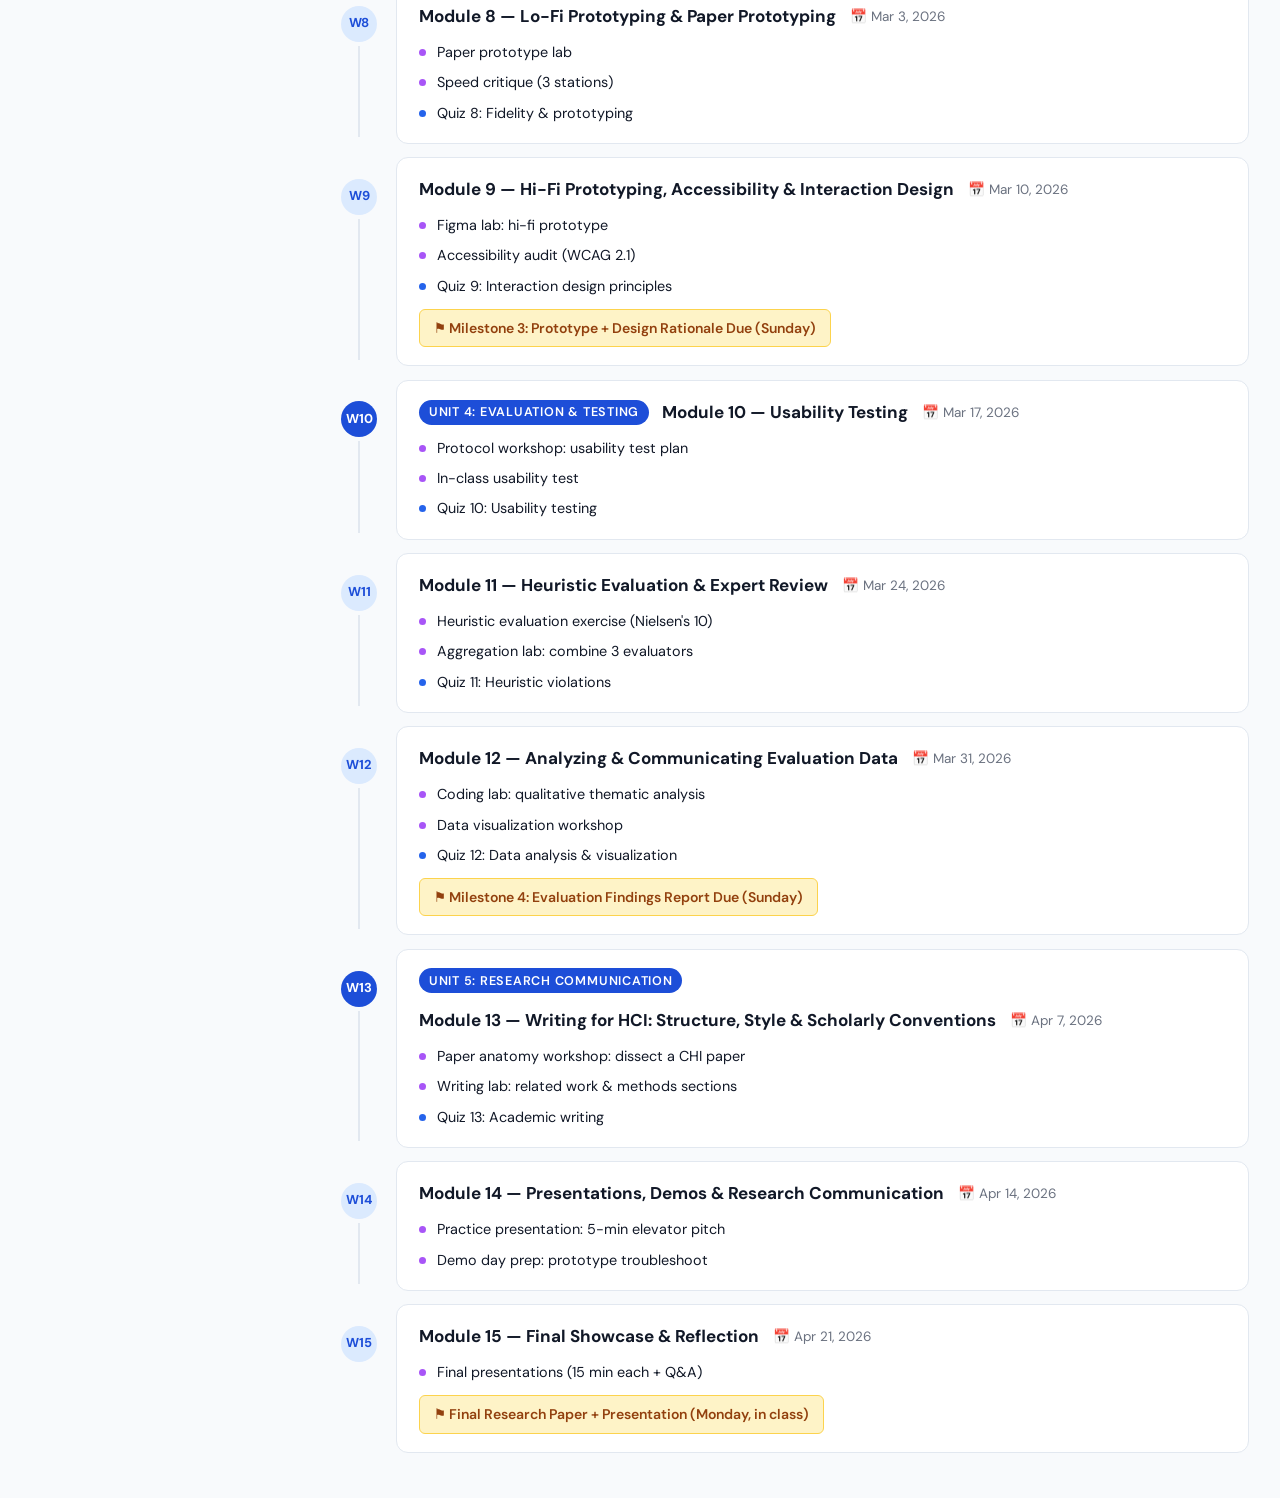
<file: schedule.html>
<!DOCTYPE html>
<html lang="en">
<head>
<meta charset="UTF-8">
<meta name="viewport" content="width=device-width, initial-scale=1.0">
<title>Schedule — HCI Research Fundamentals</title>
<link rel="stylesheet" href="shared.css">
<style>
  .schedule-row { display: grid; grid-template-columns: 64px 1fr; gap: 0; position: relative; }
  .week-num {
    padding: 1.1rem 0.5rem 1.1rem 0;
    text-align: center;
    display: flex; flex-direction: column; align-items: center; justify-content: flex-start;
    padding-top: 1.2rem;
    position: relative;
  }
  .week-circle {
    width: 36px; height: 36px;
    background: var(--primary-light);
    color: var(--primary);
    border-radius: 50%;
    display: flex; align-items: center; justify-content: center;
    font-size: 0.72rem;
    font-weight: 700;
    flex-shrink: 0;
  }
  .week-circle.unit-start {
    background: var(--primary);
    color: white;
  }
  .week-line {
    width: 2px;
    background: var(--border);
    flex: 1;
    margin-top: 4px;
  }
  .week-card {
    background: var(--surface);
    border: 1px solid var(--border);
    border-radius: var(--radius);
    padding: 1rem 1.25rem;
    margin-bottom: 0.75rem;
    transition: border-color 0.2s;
  }
  .week-card:hover { border-color: var(--primary-muted); }
  .week-card.current-week { border-color: var(--primary); border-left: 3px solid var(--primary); }
  .week-header { display: flex; align-items: center; gap: 0.75rem; flex-wrap: wrap; margin-bottom: 0.6rem; }
  .week-title { font-weight: 700; font-size: 0.95rem; }
  .week-date { font-size: 0.75rem; color: var(--text-muted); }
  .unit-label {
    font-size: 0.7rem; font-weight: 600; text-transform: uppercase; letter-spacing: 0.06em;
    background: var(--primary); color: white;
    padding: 0.15rem 0.55rem; border-radius: 20px;
  }
  .week-items { display: flex; flex-direction: column; gap: 0.4rem; }
  .week-item {
    display: flex; align-items: center; gap: 0.6rem;
    font-size: 0.8rem;
  }
  .week-item .dot {
    width: 6px; height: 6px; border-radius: 50%;
    flex-shrink: 0;
  }
  .dot-quiz { background: var(--info); }
  .dot-assignment { background: var(--accent); }
  .dot-activity { background: #a855f7; }
  .dot-reading { background: var(--text-muted); }
  .milestone-due {
    margin-top: 0.6rem;
    background: var(--accent-light);
    border: 1px solid #fcd34d;
    border-radius: 6px;
    padding: 0.4rem 0.75rem;
    font-size: 0.78rem;
    font-weight: 600;
    color: #92400e;
    display: inline-flex; align-items: center; gap: 0.4rem;
  }
  .legend { display: flex; gap: 1.25rem; flex-wrap: wrap; margin-bottom: 1.5rem; }
  .legend-item { display: flex; align-items: center; gap: 0.4rem; font-size: 0.78rem; color: var(--text-muted); }
</style>
</head>
<body>
<div class="app-shell">
  <nav class="sidebar" id="sidebar">
    <div class="sidebar-logo"><div class="logo-mark">HCI</div><div class="logo-text">Research<br>Fundamentals</div></div>
    <ul class="nav-list">
      <li><a href="index.html" class="nav-link"><svg width="16" height="16" fill="none" stroke="currentColor" stroke-width="2" viewBox="0 0 24 24"><path d="M3 9l9-7 9 7v11a2 2 0 01-2 2H5a2 2 0 01-2-2z"/><polyline points="9 22 9 12 15 12 15 22"/></svg>Home</a></li>
      <li><a href="syllabus.html" class="nav-link"><svg width="16" height="16" fill="none" stroke="currentColor" stroke-width="2" viewBox="0 0 24 24"><path d="M14 2H6a2 2 0 00-2 2v16a2 2 0 002 2h12a2 2 0 002-2V8z"/><polyline points="14 2 14 8 20 8"/></svg>Syllabus</a></li>
      <li><a href="schedule.html" class="nav-link active"><svg width="16" height="16" fill="none" stroke="currentColor" stroke-width="2" viewBox="0 0 24 24"><rect x="3" y="4" width="18" height="18" rx="2"/><line x1="16" y1="2" x2="16" y2="6"/><line x1="8" y1="2" x2="8" y2="6"/><line x1="3" y1="10" x2="21" y2="10"/></svg>Schedule</a></li>
      <li><a href="modules.html" class="nav-link"><svg width="16" height="16" fill="none" stroke="currentColor" stroke-width="2" viewBox="0 0 24 24"><rect x="2" y="3" width="20" height="14" rx="2"/><line x1="8" y1="21" x2="16" y2="21"/><line x1="12" y1="17" x2="12" y2="21"/></svg>Modules</a></li>
      <li><a href="assignments.html" class="nav-link"><svg width="16" height="16" fill="none" stroke="currentColor" stroke-width="2" viewBox="0 0 24 24"><path d="M11 4H4a2 2 0 00-2 2v14a2 2 0 002 2h14a2 2 0 002-2v-7"/><path d="M18.5 2.5a2.121 2.121 0 013 3L12 15l-4 1 1-4 9.5-9.5z"/></svg>Assignments</a></li>
      <li><a href="quizzes.html" class="nav-link"><svg width="16" height="16" fill="none" stroke="currentColor" stroke-width="2" viewBox="0 0 24 24"><circle cx="12" cy="12" r="10"/><path d="M9.09 9a3 3 0 015.83 1c0 2-3 3-3 3"/><line x1="12" y1="17" x2="12.01" y2="17"/></svg>Quizzes</a></li>
      <li><a href="discussions.html" class="nav-link"><svg width="16" height="16" fill="none" stroke="currentColor" stroke-width="2" viewBox="0 0 24 24"><path d="M21 15a2 2 0 01-2 2H7l-4 4V5a2 2 0 012-2h14a2 2 0 012 2z"/></svg>Discussions</a></li>
      <li><a href="activities.html" class="nav-link"><svg width="16" height="16" fill="none" stroke="currentColor" stroke-width="2" viewBox="0 0 24 24"><polygon points="12 2 15.09 8.26 22 9.27 17 14.14 18.18 21.02 12 17.77 5.82 21.02 7 14.14 2 9.27 8.91 8.26 12 2"/></svg>Activities</a></li>
      <li><a href="grades.html" class="nav-link"><svg width="16" height="16" fill="none" stroke="currentColor" stroke-width="2" viewBox="0 0 24 24"><polyline points="22 12 18 12 15 21 9 3 6 12 2 12"/></svg>Grades</a></li>
      <li><a href="rubrics.html" class="nav-link"><svg width="16" height="16" fill="none" stroke="currentColor" stroke-width="2" viewBox="0 0 24 24"><line x1="8" y1="6" x2="21" y2="6"/><line x1="8" y1="12" x2="21" y2="12"/><line x1="8" y1="18" x2="21" y2="18"/><line x1="3" y1="6" x2="3.01" y2="6"/><line x1="3" y1="12" x2="3.01" y2="12"/><line x1="3" y1="18" x2="3.01" y2="18"/></svg>Rubrics</a></li>
    </ul>
  </nav>

  <div class="main-content">
    <header class="topbar">
      <button class="menu-btn" onclick="toggleSidebar()"><svg width="20" height="20" fill="none" stroke="currentColor" stroke-width="2" viewBox="0 0 24 24"><line x1="3" y1="12" x2="21" y2="12"/><line x1="3" y1="6" x2="21" y2="6"/><line x1="3" y1="18" x2="21" y2="18"/></svg></button>
      <span class="page-title">Course Schedule</span>
      <div class="topbar-actions"><span class="semester-badge">Spring 2026</span></div>
    </header>

    <div class="content-body">
      <h1 style="margin-bottom:0.35rem;">Course Schedule</h1>
      <p class="text-muted text-sm" style="margin-bottom:1.25rem;">15 weeks · Mondays, 2:00–5:00 PM · Spring 2026</p>

      <div class="legend">
        <span class="legend-item"><span class="dot dot-quiz" style="display:inline-block;width:8px;height:8px;border-radius:50%;"></span> Quiz</span>
        <span class="legend-item"><span class="dot dot-assignment" style="display:inline-block;width:8px;height:8px;border-radius:50%;"></span> Assignment Due</span>
        <span class="legend-item"><span class="dot dot-activity" style="display:inline-block;width:8px;height:8px;border-radius:50%;"></span> Activity</span>
        <span class="legend-item"><span class="dot dot-reading" style="display:inline-block;width:8px;height:8px;border-radius:50%;"></span> Reading</span>
      </div>

      <div id="scheduleContainer"></div>
    </div>
  </div>
</div>
<script src="shared.js"></script>
<script>
const schedule = [
  { week: 1, unit: 1, unitLabel: "Unit 1: Foundations of HCI", date: "Jan 13", title: "Module 1 — What is HCI? History, Models & Paradigms", items: [
    { type: "reading", text: "Grudin's A Moving Target (excerpt)" },
    { type: "activity", text: "Map a familiar technology to one of 3 HCI paradigms" },
    { type: "quiz", text: "Quiz 1: Paradigms, timeline, key theorists" }
  ]},
  { week: 2, unit: 1, date: "Jan 20", title: "Module 2 — Research in HCI: Questions, Methods & Epistemology", items: [
    { type: "reading", text: "2 published CHI papers (provided)" },
    { type: "activity", text: "Workshop: Reframe the Question" },
    { type: "quiz", text: "Quiz 2: Methods & epistemology" }
  ]},
  { week: 3, unit: 1, date: "Jan 27", title: "Module 3 — Ethics, Equity & Positionality in HCI", milestone: "Milestone 1: Research Proposal Due (Sunday)", items: [
    { type: "reading", text: "Belmont Report summary" },
    { type: "activity", text: "Fishbowl: Who is HCI designed for?" },
    { type: "quiz", text: "Quiz 3: Ethics & equity" }
  ]},
  { week: 4, unit: 2, unitLabel: "Unit 2: User Research Methods", date: "Feb 3", title: "Module 4 — Interviews & Think-Aloud Protocols", items: [
    { type: "activity", text: "Role-play interview pairs" },
    { type: "activity", text: "Think-aloud lab" },
    { type: "quiz", text: "Quiz 4: Interview design & observer bias" }
  ]},
  { week: 5, unit: 2, date: "Feb 10", title: "Module 5 — Observation, Contextual Inquiry & Diary Studies", items: [
    { type: "activity", text: "Field observation (30 min public tech interaction)" },
    { type: "activity", text: "Contextual inquiry simulation" },
    { type: "quiz", text: "Quiz 5: Observation methods" }
  ]},
  { week: 6, unit: 2, date: "Feb 17", title: "Module 6 — Surveys, Questionnaires & Quantitative User Data", milestone: "Milestone 2: User Research Report Due (Sunday)", items: [
    { type: "activity", text: "Survey design workshop" },
    { type: "activity", text: "Data lab: SUS scores, Likert results" },
    { type: "quiz", text: "Quiz 6: Survey design & statistics" }
  ]},
  { week: 7, unit: 3, unitLabel: "Unit 3: Design & Prototyping", date: "Feb 24", title: "Module 7 — Ideation, Design Thinking & Design Justice", items: [
    { type: "reading", text: "Costanza-Chock — Design Justice (excerpt)" },
    { type: "activity", text: "Ideation sprint: 20 ideas in 20 minutes" },
    { type: "quiz", text: "Quiz 7: Ideation techniques" }
  ]},
  { week: 8, unit: 3, date: "Mar 3", title: "Module 8 — Lo-Fi Prototyping & Paper Prototyping", items: [
    { type: "activity", text: "Paper prototype lab" },
    { type: "activity", text: "Speed critique (3 stations)" },
    { type: "quiz", text: "Quiz 8: Fidelity & prototyping" }
  ]},
  { week: 9, unit: 3, date: "Mar 10", title: "Module 9 — Hi-Fi Prototyping, Accessibility & Interaction Design", milestone: "Milestone 3: Prototype + Design Rationale Due (Sunday)", items: [
    { type: "activity", text: "Figma lab: hi-fi prototype" },
    { type: "activity", text: "Accessibility audit (WCAG 2.1)" },
    { type: "quiz", text: "Quiz 9: Interaction design principles" }
  ]},
  { week: 10, unit: 4, unitLabel: "Unit 4: Evaluation & Testing", date: "Mar 17", title: "Module 10 — Usability Testing", items: [
    { type: "activity", text: "Protocol workshop: usability test plan" },
    { type: "activity", text: "In-class usability test" },
    { type: "quiz", text: "Quiz 10: Usability testing" }
  ]},
  { week: 11, unit: 4, date: "Mar 24", title: "Module 11 — Heuristic Evaluation & Expert Review", items: [
    { type: "activity", text: "Heuristic evaluation exercise (Nielsen's 10)" },
    { type: "activity", text: "Aggregation lab: combine 3 evaluators" },
    { type: "quiz", text: "Quiz 11: Heuristic violations" }
  ]},
  { week: 12, unit: 4, date: "Mar 31", title: "Module 12 — Analyzing & Communicating Evaluation Data", milestone: "Milestone 4: Evaluation Findings Report Due (Sunday)", items: [
    { type: "activity", text: "Coding lab: qualitative thematic analysis" },
    { type: "activity", text: "Data visualization workshop" },
    { type: "quiz", text: "Quiz 12: Data analysis & visualization" }
  ]},
  { week: 13, unit: 5, unitLabel: "Unit 5: Research Communication", date: "Apr 7", title: "Module 13 — Writing for HCI: Structure, Style & Scholarly Conventions", items: [
    { type: "activity", text: "Paper anatomy workshop: dissect a CHI paper" },
    { type: "activity", text: "Writing lab: related work & methods sections" },
    { type: "quiz", text: "Quiz 13: Academic writing" }
  ]},
  { week: 14, unit: 5, date: "Apr 14", title: "Module 14 — Presentations, Demos & Research Communication", items: [
    { type: "activity", text: "Practice presentation: 5-min elevator pitch" },
    { type: "activity", text: "Demo day prep: prototype troubleshoot" }
  ]},
  { week: 15, unit: 5, date: "Apr 21", title: "Module 15 — Final Showcase & Reflection", milestone: "Final Research Paper + Presentation (Monday, in class)", items: [
    { type: "activity", text: "Final presentations (15 min each + Q&A)" }
  ]},
];

const dotClass = { quiz: 'dot-quiz', assignment: 'dot-assignment', activity: 'dot-activity', reading: 'dot-reading' };
const container = document.getElementById('scheduleContainer');
let lastUnit = 0;

schedule.forEach((row, i) => {
  const isUnitStart = row.unit !== lastUnit;
  if (isUnitStart) lastUnit = row.unit;

  const div = document.createElement('div');
  div.className = 'schedule-row';
  div.innerHTML = `
    <div class="week-num">
      <div class="week-circle ${isUnitStart ? 'unit-start' : ''}">W${row.week}</div>
      ${i < schedule.length - 1 ? '<div class="week-line"></div>' : ''}
    </div>
    <div>
      <div class="week-card ${row.week === 1 ? 'current-week' : ''}">
        <div class="week-header">
          ${isUnitStart && row.unitLabel ? `<span class="unit-label">${row.unitLabel}</span>` : ''}
          <span class="week-title">${row.title}</span>
          <span class="week-date">📅 ${row.date}, 2026</span>
        </div>
        <div class="week-items">
          ${row.items.map(item => `
            <div class="week-item">
              <span class="dot ${dotClass[item.type]}" style="display:inline-block;width:7px;height:7px;border-radius:50%;"></span>
              <span>${item.text}</span>
            </div>
          `).join('')}
        </div>
        ${row.milestone ? `<div class="milestone-due">⚑ ${row.milestone}</div>` : ''}
      </div>
    </div>
  `;
  container.appendChild(div);
});
</script>
</body>
</html>
</file>
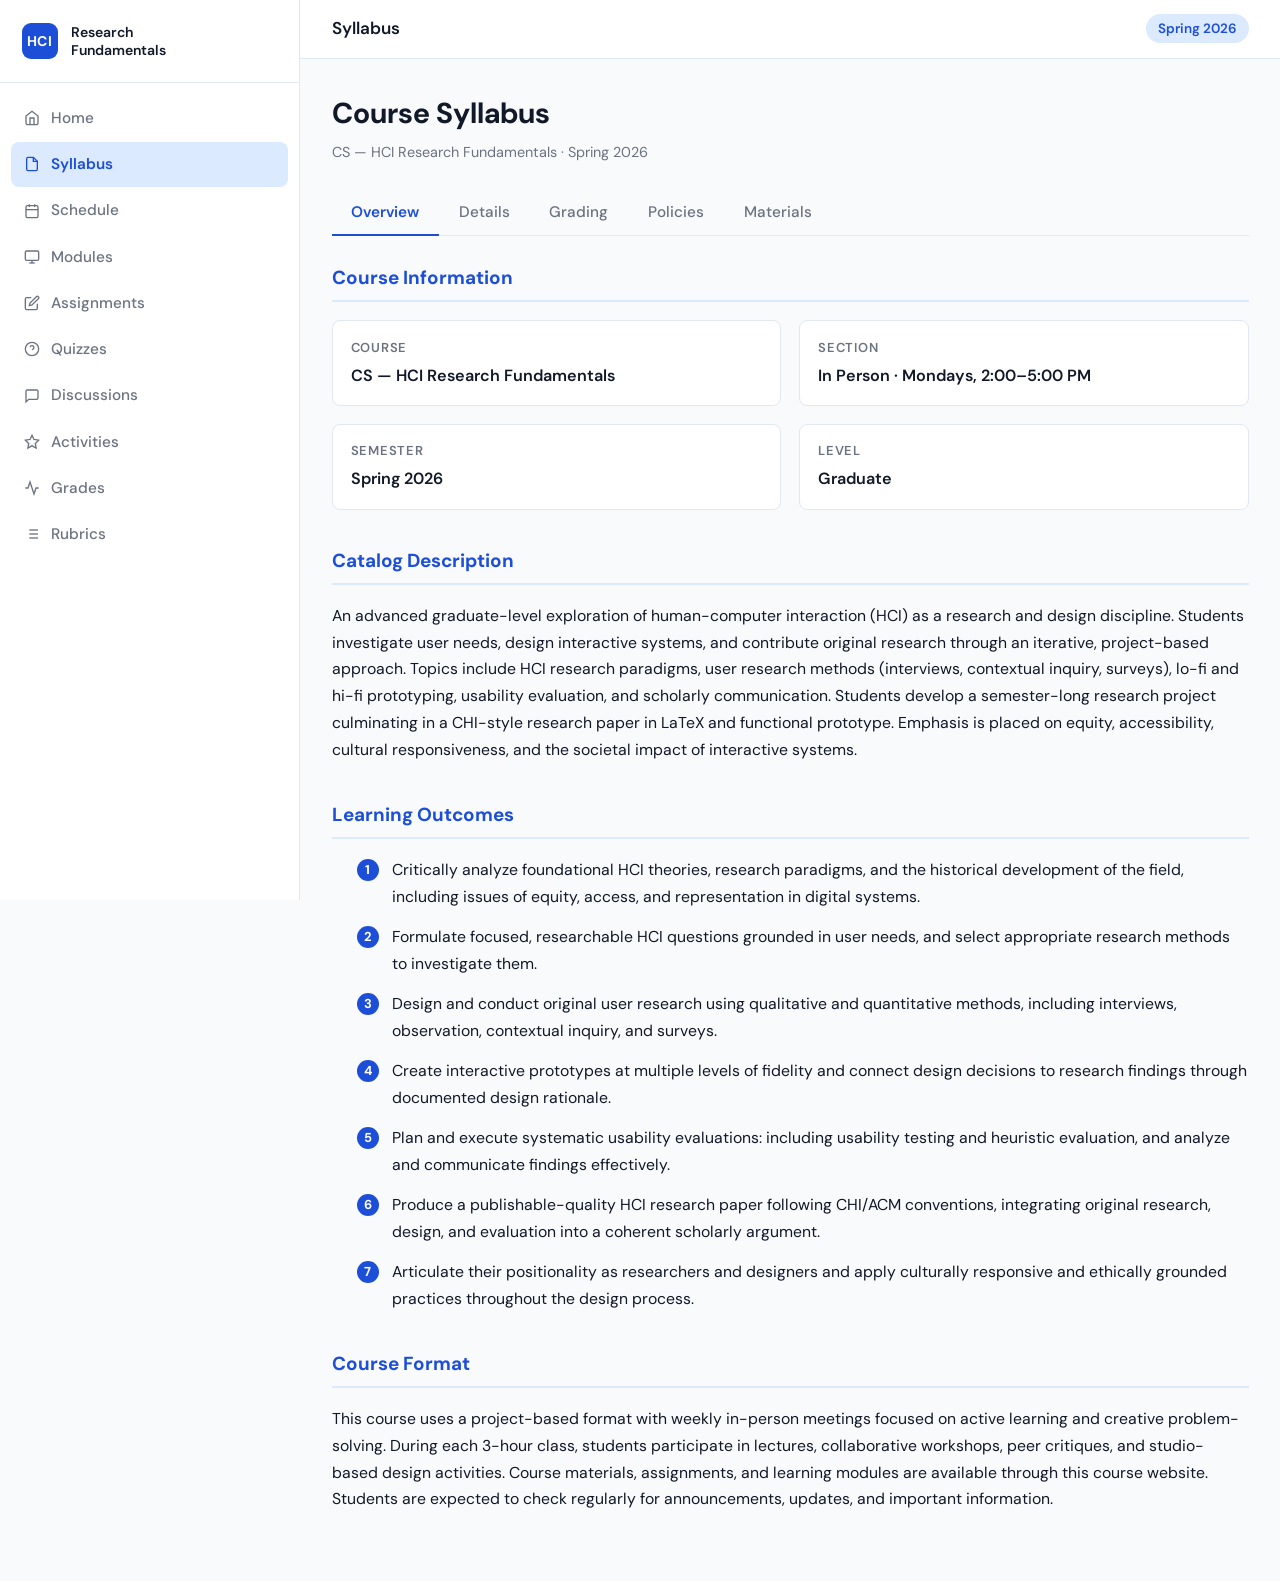
<file: syllabus.html>
<!DOCTYPE html>
<html lang="en">
<head>
<meta charset="UTF-8">
<meta name="viewport" content="width=device-width, initial-scale=1.0">
<title>Syllabus — HCI Research Fundamentals</title>
<link rel="stylesheet" href="shared.css">
<style>
  .syllabus-section { margin-bottom: 2rem; }
  .syllabus-section h2 { font-size: 1.05rem; font-weight: 700; color: var(--primary); border-bottom: 2px solid var(--primary-light); padding-bottom: 0.4rem; margin-bottom: 1rem; }
  .syllabus-section h3 { font-size: 0.95rem; font-weight: 600; color: var(--primary); border-bottom: 2px solid var(--primary-light); padding-bottom: 0.4rem; margin-bottom: 1rem; }
  /* .syllabus-section h4 { font-size: 0.70rem; font-weight: 500; color: var(--primary); border-bottom: 2px solid var(--primary-light); padding-bottom: 0.4rem; margin-bottom: 1rem; } */
  .syllabus-section p, .syllabus-section li { font-size: 0.875rem; line-height: 1.7; color: var(--text); }
  .syllabus-section ul { padding-left: 1.4rem; }
  .syllabus-section li { margin-bottom: 0.35rem; }
  .info-grid { display: grid; grid-template-columns: 1fr 1fr; gap: 1rem; }
  @media (max-width: 580px) { .info-grid { grid-template-columns: 1fr; } }
  .info-item { background: var(--surface); border: 1px solid var(--border); border-radius: var(--radius-sm); padding: 0.9rem 1rem; }
  .info-item .label { font-size: 0.72rem; text-transform: uppercase; letter-spacing: 0.06em; color: var(--text-muted); font-weight: 600; margin-bottom: 0.25rem; }
  .info-item .value { font-size: 0.9rem; font-weight: 600; }
  .grade-scale { display: flex; gap: 0.4rem; flex-wrap: wrap; margin-top: 0.5rem; }
  .grade-chip { padding: 0.35rem 0.75rem; border-radius: 8px; font-size: 0.78rem; font-weight: 600; }
  .policy-block { background: var(--surface-alt); border-left: 3px solid var(--primary); border-radius: var(--radius-sm); padding: 0.9rem 1.1rem; margin-bottom: 0.75rem; margin: 32px 0px;}
  .policy-block h4 { font-size: 0.85rem; margin-bottom: 0.35rem; }
  .policy-block p { font-size: 0.82rem; color: var(--text-muted); }
  /* .grading-table td:first-child { font-weight: 600; } */
  .grading-table .weight { color: var(--primary); font-weight: 700; }
  .outcomes-list { counter-reset: outcome; list-style: none; padding: 0; }
  .outcomes-list li { counter-increment: outcome; display: flex; gap: 0.75rem; margin-bottom: 0.75rem; }
  .outcomes-list li::before {
    content: counter(outcome);
    background: var(--primary);
    color: white;
    width: 22px; height: 22px;
    border-radius: 50%;
    display: flex; align-items: center; justify-content: center;
    font-size: 0.72rem; font-weight: 700;
    flex-shrink: 0;
    margin-top: 2px;
  }
</style>
</head>
<body>
<div class="app-shell">
  <nav class="sidebar" id="sidebar">
    <div class="sidebar-logo">
      <div class="logo-mark">HCI</div>
      <div class="logo-text">Research<br>Fundamentals</div>
    </div>
    <ul class="nav-list">
      <li><a href="index.html" class="nav-link"><svg width="16" height="16" fill="none" stroke="currentColor" stroke-width="2" viewBox="0 0 24 24"><path d="M3 9l9-7 9 7v11a2 2 0 01-2 2H5a2 2 0 01-2-2z"/><polyline points="9 22 9 12 15 12 15 22"/></svg>Home</a></li>
      <li><a href="syllabus.html" class="nav-link active"><svg width="16" height="16" fill="none" stroke="currentColor" stroke-width="2" viewBox="0 0 24 24"><path d="M14 2H6a2 2 0 00-2 2v16a2 2 0 002 2h12a2 2 0 002-2V8z"/><polyline points="14 2 14 8 20 8"/></svg>Syllabus</a></li>
      <li><a href="schedule.html" class="nav-link"><svg width="16" height="16" fill="none" stroke="currentColor" stroke-width="2" viewBox="0 0 24 24"><rect x="3" y="4" width="18" height="18" rx="2"/><line x1="16" y1="2" x2="16" y2="6"/><line x1="8" y1="2" x2="8" y2="6"/><line x1="3" y1="10" x2="21" y2="10"/></svg>Schedule</a></li>
      <li><a href="modules.html" class="nav-link"><svg width="16" height="16" fill="none" stroke="currentColor" stroke-width="2" viewBox="0 0 24 24"><rect x="2" y="3" width="20" height="14" rx="2"/><line x1="8" y1="21" x2="16" y2="21"/><line x1="12" y1="17" x2="12" y2="21"/></svg>Modules</a></li>
      <li><a href="assignments.html" class="nav-link"><svg width="16" height="16" fill="none" stroke="currentColor" stroke-width="2" viewBox="0 0 24 24"><path d="M11 4H4a2 2 0 00-2 2v14a2 2 0 002 2h14a2 2 0 002-2v-7"/><path d="M18.5 2.5a2.121 2.121 0 013 3L12 15l-4 1 1-4 9.5-9.5z"/></svg>Assignments</a></li>
      <li><a href="quizzes.html" class="nav-link"><svg width="16" height="16" fill="none" stroke="currentColor" stroke-width="2" viewBox="0 0 24 24"><circle cx="12" cy="12" r="10"/><path d="M9.09 9a3 3 0 015.83 1c0 2-3 3-3 3"/><line x1="12" y1="17" x2="12.01" y2="17"/></svg>Quizzes</a></li>
      <li><a href="discussions.html" class="nav-link"><svg width="16" height="16" fill="none" stroke="currentColor" stroke-width="2" viewBox="0 0 24 24"><path d="M21 15a2 2 0 01-2 2H7l-4 4V5a2 2 0 012-2h14a2 2 0 012 2z"/></svg>Discussions</a></li>
      <li><a href="activities.html" class="nav-link"><svg width="16" height="16" fill="none" stroke="currentColor" stroke-width="2" viewBox="0 0 24 24"><polygon points="12 2 15.09 8.26 22 9.27 17 14.14 18.18 21.02 12 17.77 5.82 21.02 7 14.14 2 9.27 8.91 8.26 12 2"/></svg>Activities</a></li>
      <li><a href="grades.html" class="nav-link"><svg width="16" height="16" fill="none" stroke="currentColor" stroke-width="2" viewBox="0 0 24 24"><polyline points="22 12 18 12 15 21 9 3 6 12 2 12"/></svg>Grades</a></li>
      <li><a href="rubrics.html" class="nav-link"><svg width="16" height="16" fill="none" stroke="currentColor" stroke-width="2" viewBox="0 0 24 24"><line x1="8" y1="6" x2="21" y2="6"/><line x1="8" y1="12" x2="21" y2="12"/><line x1="8" y1="18" x2="21" y2="18"/><line x1="3" y1="6" x2="3.01" y2="6"/><line x1="3" y1="12" x2="3.01" y2="12"/><line x1="3" y1="18" x2="3.01" y2="18"/></svg>Rubrics</a></li>
    </ul>
  </nav>

  <div class="main-content">
    <header class="topbar">
      <button class="menu-btn" onclick="toggleSidebar()"><svg width="20" height="20" fill="none" stroke="currentColor" stroke-width="2" viewBox="0 0 24 24"><line x1="3" y1="12" x2="21" y2="12"/><line x1="3" y1="6" x2="21" y2="6"/><line x1="3" y1="18" x2="21" y2="18"/></svg></button>
      <span class="page-title">Syllabus</span>
      <div class="topbar-actions"><span class="semester-badge">Spring 2026</span></div>
    </header>

    <div class="content-body">
      <div style="display:flex;align-items:center;justify-content:space-between;margin-bottom:1.5rem;">
        <div>
          <h1 style="margin-bottom:0.25rem;">Course Syllabus</h1>
          <p class="text-muted text-sm">CS — HCI Research Fundamentals · Spring 2026</p>
        </div>
      </div>

      <div class="tabs-container">
        <div class="tabs">
          <button class="tab-btn active" data-tab="overview">Overview</button>
          <button class="tab-btn" data-tab="details">Details</button>
          <button class="tab-btn" data-tab="grading">Grading</button>
          <button class="tab-btn" data-tab="policies">Policies</button>
          <button class="tab-btn" data-tab="materials">Materials</button>
        </div>

        <div id="overview" class="tab-panel active">
          <div class="syllabus-section">
            <h2>Course Information</h2>
            <div class="info-grid">
              <div class="info-item"><div class="label">Course</div><div class="value">CS — HCI Research Fundamentals</div></div>
              <div class="info-item"><div class="label">Section</div><div class="value">In Person · Mondays, 2:00–5:00 PM</div></div>
              <div class="info-item"><div class="label">Semester</div><div class="value">Spring 2026</div></div>
              <div class="info-item"><div class="label">Level</div><div class="value">Graduate</div></div>
            </div>
          </div>

          <div class="syllabus-section">
            <h2>Catalog Description</h2>
            <p>An advanced graduate-level exploration of human-computer interaction (HCI) as a research and design discipline. Students investigate user needs, design interactive systems, and contribute original research through an iterative, project-based approach. Topics include HCI research paradigms, user research methods (interviews, contextual inquiry, surveys), lo-fi and hi-fi prototyping, usability evaluation, and scholarly communication. Students develop a semester-long research project culminating in a CHI-style research paper in LaTeX and functional prototype. Emphasis is placed on equity, accessibility, cultural responsiveness, and the societal impact of interactive systems.</p>
          </div>

          <div class="syllabus-section">
            <h2>Learning Outcomes</h2>
            <ul class="outcomes-list">
              <li>Critically analyze foundational HCI theories, research paradigms, and the historical development of the field, including issues of equity, access, and representation in digital systems.</li>
              <li>Formulate focused, researchable HCI questions grounded in user needs, and select appropriate research methods to investigate them.</li>
              <li>Design and conduct original user research using qualitative and quantitative methods, including interviews, observation, contextual inquiry, and surveys.</li>
              <li>Create interactive prototypes at multiple levels of fidelity and connect design decisions to research findings through documented design rationale.</li>
              <li>Plan and execute systematic usability evaluations: including usability testing and heuristic evaluation, and analyze and communicate findings effectively.</li>
              <li>Produce a publishable-quality HCI research paper following CHI/ACM conventions, integrating original research, design, and evaluation into a coherent scholarly argument.</li>
              <li>Articulate their positionality as researchers and designers and apply culturally responsive and ethically grounded practices throughout the design process.</li>
            </ul>
          </div>

          <div class="syllabus-section">
            <h2>Course Format</h2>
            <p>This course uses a project-based format with weekly in-person meetings focused on active learning and creative problem-solving. During each 3-hour class, students participate in lectures, collaborative workshops, peer critiques, and studio-based design activities. Course materials, assignments, and learning modules are available through this course website. Students are expected to check regularly for announcements, updates, and important information.</p>
          </div>
        </div>

        <div id="details" class="tab-panel">
          <div class="syllabus-section">
            <h2>Course Assignments</h2>
            <p>This course is built around a semester-long research project: Design Through Research,  in which students identify a real HCI problem, conduct original user research, design and prototype an intervention, evaluate it with users, and report their findings as a CHI-style research paper. The project unfolds through four milestone assignments and a final paper and presentation. In addition to the milestones, weekly in-class activities and reading quizzes support skill-building and accountability throughout the semester.</p>
          </div>
          <div class="syllabus-section">
            <h3>Semester Project: Design Through Research</h3>
            <p>Students select a real-world HCI problem meaningful to a community or population they care about. Over 15 weeks, they conduct original user research, design and prototype an interactive solution, evaluate it through usability testing, and synthesize their work into a scholarly research paper with a functional prototype. Each milestone builds directly on the last, and all prior milestone work is integrated into the final paper.</p>
            <br>
            <h4>Milestone 1: Research Proposal (Week 3)</h4>
            <p>Purpose: Establish a clear problem space, research questions, preliminary literature, and planned methods.</p>
            <ul>
              <li>Problem Statement & Motivation – Articulate who is affected, why the problem matters, and what gap in the literature or practice exists.</li>
              <li>Research Questions – Develop 2–3 focused, researchable HCI questions that will guide the project.</li>
              <li>Annotated Bibliography – Locate and annotate 8–10 scholarly sources (mix of HCI and domain literature).</li>
              <li>Methods Overview – Propose the user research methods to be used in Milestone 2 with initial justification.</li>
              <li>Positionality Statement – Reflect on how your background, identity, and assumptions may shape your research.</li>
            </ul>
            <br>
            <h4>Milestone 2: User Research Report (Week 6)</h4>
            <p>Purpose: Ground design decisions in original user research using at least two methods and a minimum of 3–5 participants.</p>
            <ul>
              <li>Methods Section – Document who participated, how data was collected, and why those methods were chosen.</li>
              <li>Data Collection Artifacts – Include interview guide, observation protocol, or survey instrument used.</li>
              <li>Findings – Present themes with supporting evidence (quotes, observations, data) organized clearly.</li>
              <li>Synthesis Artifact – Provide an affinity diagram or equivalent that shows how raw data was organized into insights.</li>
              <li>Design Implications – Articulate 3–5 specific, actionable insights that will directly inform the prototype.</li>
            </ul>
            <br>
            <h4>Milestone 3: Prototype + Design Rationale (Week 9)</h4>
            <p>Purpose: Translate research findings into a hi-fi interactive prototype with documented design reasoning.</p>
            <ul>
              <li>
                Hi-Fi Prototype – A Figma (or equivalent) prototype covering the core user flow with a minimum of 5 screens/states.
              </li>
              <li>Design Rationale – A 3–4 page document connecting major design decisions to research findings and interaction design principles.</li>
              <li>Accessibility Documentation – An accessibility checklist (WCAG 2.1) documenting issues identified and addressed.</li>
              <li>
                Lo-Fi to Hi-Fi Evolution – Before/after sketches with brief explanation of key design changes and reasoning.
              </li>
            </ul>
            <br>
            <h4>Milestone 4: Evaluation Findings Report (Week 12) </h4>
            <p>Purpose: Evaluate the prototype with real users and synthesize quantitative and qualitative findings into prioritized recommendations.</p>
            <ul>
              <li>Evaluation Plan – Document participants, tasks, measures, and methods used.</li>
              <li>Quantitative Results – Report task completion rates, time on task, and standardized scale scores (e.g., SUS).</li>
              <li>Qualitative Findings – Present themes from think-aloud observations and post-session interviews.</li>
              <li>Heuristic Evaluation Summary – Identify and rate violations of Nielsen's 10 usability heuristics.</li>
              <li>Prioritized Recommendations – List at least 5 redesign recommendations with severity ratings grounded in evidence.</li>
            </ul>
          </div>
          <div class="syllabus-section">
            <h2>In-Class Activities</h2>
            <p>In-class activities are woven throughout the semester. Activities take the form of workshops, design studios, peer critiques, case study analyses, and collaborative problem-solving tasks. They are intentionally designed as low-stakes practice opportunities that directly precede and scaffold each milestone, ensuring that students rehearse and test skills before committing to graded work. Although activities are completed during class time, submissions are due by Sunday at 11:59 PM to allow flexibility if a student needs additional time.</p>
          </div>

          <div class="syllabus-section">
            <h2>Weekly Reading Quizzes</h2>
            <p>Reading quizzes will be given weekly as brief, low-stakes assessments completed at the end of class. These quizzes cover important concepts, terminology, and major ideas from the assigned readings. Their purpose is to encourage regular completion of course readings, strengthen understanding of core HCI principles, and help students prepare for their design project and class activities. A total of 13 quizzes will be administered during the semester, and the lowest 3 scores will be excluded from the final grade.</p>
          </div>

          <div class="syllabus-section">
            <h2>Final Project: Research Paper + Showcase (Week 15)</h2>
            <p>The final deliverable is a complete 10–14 page CHI-style research paper synthesizing all prior milestones, plus a 15-minute research presentation with live prototype demonstration. The paper must include: Abstract, Introduction, Related Work, Methods, Findings, Design, Evaluation, Discussion, Limitations, Conclusion, and References (minimum 15 scholarly sources).</p>
          </div>
        </div>

        <div id="grading" class="tab-panel">
          <div class="syllabus-section">
            <h2>Grading Scale</h2>
            <p style="margin-bottom:0.75rem;">No rounding of calculated grades. Grades D, D+, and C− are not assigned in graduate courses.</p>
            <div class="grade-scale">
              <span class="grade-chip" style="background:#dcfce7;color:#166534;">A · 100–93</span>
              <span class="grade-chip" style="background:#dcfce7;color:#166534;">A− · 92–90</span>
              <span class="grade-chip" style="background:#d1fae5;color:#065f46;">B+ · 89–87</span>
              <span class="grade-chip" style="background:#fef9c3;color:#854d0e;">B · 86–83</span>
              <span class="grade-chip" style="background:#fef9c3;color:#854d0e;">B− · 82–80</span>
              <span class="grade-chip" style="background:#ffedd5;color:#9a3412;">C+ · 79–77</span>
              <span class="grade-chip" style="background:#ffedd5;color:#9a3412;">C · 76–70</span>
              <span class="grade-chip" style="background:#fee2e2;color:#991b1b;">F · &lt;70</span>
            </div>
          </div>

          <div class="syllabus-section">
            <h2>Grading Distribution</h2>
            <div class="table-wrap">
              <table class="grading-table">
                <thead><tr><th>Category</th><th>Item</th><th>Points</th><th>Weight</th></tr></thead>
                <tbody>
                  <tr><td rowspan="4">Milestone Assignments (15%)</td><td>Milestone 1: Research Proposal</td><td>10</td><td>10%</td></tr>
                  <tr><td>Milestone 2: User Research Report</td><td>100</td><td>30%</td></tr>
                  <tr><td>Milestone 3: Prototype + Design Rationale</td><td>100</td><td>30%</td></tr>
                  <tr><td>Milestone 4: Evaluation Findings Report</td><td>100</td><td>30%</td></tr>
                  <tr><td rowspan="1">Quizzes (20%)</td><td>Weekly Reading Quizzes — 13 total, drop lowest 3</td><td>10 each</td><td>10% each</td></tr>
                  <tr><td rowspan="1">In-Class Activities (25%)</td><td>1 per week — drop lowest 1</td><td>10 each</td><td>~8% each</td></tr>
                  <tr><td rowspan="2">Final Project (40%)</td><td>Presentation</td><td>100</td><td>25%</td></tr>
                  <tr><td>Final Research Paper</td><td>100</td><td>75%</td></tr>
                </tbody>
              </table>
            </div>
          </div>
        </div>

        <div id="policies" class="tab-panel">
          <div class="policy-block">
            <h4>Participation</h4>
            <p>Attendance and participation are not graded as a separate category, but consistent engagement with the course is essential for success. Students are expected to attend every class session, complete all assigned work, and take part in discussions and activities. Regular participation includes contributing to conversations, staying curious, asking questions when needed, and interacting respectfully with peers and the instructor. Completing readings before class is strongly encouraged, as in-class activities and discussions are based on that preparation.</p>
          </div>
          <div class="policy-block">
            <h4>Late Work</h4>
            <p>Late or missing work is generally not accepted unless there are serious or extenuating circumstances. If you anticipate any issue that may prevent you from meeting a deadline, please let me know in advance whenever possible so we can discuss appropriate arrangements.</p>
          </div>
          <div class="policy-block">
            <h4>Submission Policy</h4>
            <p>All assignments and quizzes are due by 11:59 PM ET on their scheduled dates. Written work is typically due Sundays; discussion activities take place during Monday class sessions.</p>
          </div>
          <div class="policy-block">
            <h4>Generative AI Policy</h4>
            <p>The use of generative AI tools is permitted in this course for certain aspects of your work, and I recognize that these tools can be helpful for brainstorming, drafting, and learning support. However, they should not replace your own thinking, analysis, or writing. You are expected to use AI responsibly and avoid becoming overly dependent on it, ensuring that your final submissions reflect your own understanding and effort.</p><br>
            <p>If you choose to use AI tools, you must clearly disclose how they were used, either within the assignment itself or in an accompanying document. </p>
          </div>
          <div class="policy-block">
            <h4>Academic Honesty and Misconduct</h4>
            <p>Students are expected to maintain academic honesty and uphold standards of integrity, responsibility, and respect throughout the course. The instructor is responsible for supporting and enforcing academic integrity in all course activities. Any form of academic misconduct, including but not limited to cheating, plagiarism, or unauthorized assistance, is prohibited and may result in disciplinary action. This includes misconduct that is direct or indirect, such as helping others engage in dishonest behavior.</p><br>
            <p>Consequences for academic misconduct will depend on the severity of the violation and may include a reduced grade on an assignment, a grade of zero on the work in question, or a failing grade for the course.</p>
          </div>
          <div class="policy-block">
            <h4>Classroom Environment</h4>
            <p>This course is designed to be a space where students feel comfortable experimenting, asking questions, and trying new ideas even if they do not always get things right the first time. Learning often involves making mistakes, testing approaches, and refining understanding, and all of that is encouraged here.</p><br>
            <p>Respect for one another is a key expectation in this classroom. Students are expected to engage with peers in a thoughtful and supportive way, especially during discussions and collaborative work. This includes listening carefully, considering different perspectives, and communicating in a way that is constructive and inclusive.</p><br>
            <p>I aim to maintain an inclusive learning environment where students from all backgrounds feel welcomed and valued. Everyone is encouraged to contribute, stay open minded, and help create a positive and enjoyable class experience for the group as a whole.</p><br>
            <p>If you have any concerns, questions, or need support at any point during the course, you are encouraged to reach out to me directly.</p>
          </div>
          <div class="policy-block">
            <h4>Communication</h4>
            <p>Students are encouraged to reach out whenever they have questions or need support. You can contact me by email, meet with me during office hours, or schedule a Zoom appointment if that works better for your schedule.</p><br>
            <p>When sending emails, please ensure your message is polite, clearly written, and uses proper grammar so I can respond as effectively as possible. I will do my best to reply within 48 hours, not including weekends or university holidays.</p>
          </div>
          <div class="policy-block">
            <h4>Plagiarism</h4>
            <p>Plagiarism is a serious academic violation and is not acceptable in this course. It includes using or presenting someone else’s ideas, words, images, or work as your own without proper credit. This applies even when only part of the original material is used or when the wording is changed, but the idea remains the same.</p><br>
            <p>Any material that is taken from another source must be properly cited. This includes all external sources such as books, articles, websites, media, and any other referenced content. In this course, all citations must follow the IEEE format. If information comes from any source other than your own original thinking, it must be clearly acknowledged through appropriate IEEE citation.</p><br>
            <p>Self-plagiarism is not allowed. This means you may not reuse your own previous work submitted for another assignment or course.</p>
          </div>
        </div>

        <div id="materials" class="tab-panel">
          <div class="syllabus-section">
            <h2>Required Texts</h2>
            <ul>
              <li><strong>Lazar, J., Feng, J. H., &amp; Hochheiser, H.</strong> <em>Research Methods in Human-Computer Interaction</em> (2nd ed.). Morgan Kaufmann. [Primary]</li>
              <li><strong>Norman, D.</strong> <em>The Design of Everyday Things</em> (Revised ed.). Basic Books.</li>
            </ul>
          </div>
          <div class="syllabus-section">
            <h2>Recommended Texts</h2>
            <ul>
              <li><strong>Sharp, H., Rogers, Y., &amp; Preece, J.</strong> <em>Interaction Design: Beyond Human-Computer Interaction</em> (5th ed.). Wiley.</li>
              <li><strong>Buxton, B.</strong> <em>Sketching User Experiences.</em> Morgan Kaufmann.</li>
              <li><strong>Monteiro, M.</strong> <em>Ruined by Design.</em> Mule Design Studio.</li>
            </ul>
          </div>
          <div class="syllabus-section">
            <h2>Tools &amp; Resources</h2>
            <ul>
              <li>Reliable internet access and a device suitable to access the learning environment</li>
              <li>Figma (free for students) — used for prototyping throughout Units 3–4</li>
              <li>LaTeX editor (Overleaf recommended) — used for the final research paper</li>
            </ul>
          </div>
        </div>
      </div>
    </div>
  </div>
</div>
<script src="shared.js"></script>
</body>
</html>
</file>
<file: shared.css>
/* ============================================================
   HCI Course — Shared Styles
   ============================================================ */

@import url('https://fonts.googleapis.com/css2?family=DM+Sans:wght@400;500;600;700&family=DM+Mono:wght@400;500&display=swap');

:root {
  --primary: #1d4ed8;
  --primary-dark: #1e40af;
  --primary-mid: #2563eb;
  --primary-light: #dbeafe;
  --primary-muted: #bfdbfe;

  --accent: #f59e0b;
  --accent-light: #fef3c7;

  --danger: #dc2626;
  --danger-light: #fee2e2;

  --info: #2563eb;
  --info-light: #dbeafe;

  --bg: #f8fafc;
  --surface: #ffffff;
  --surface-alt: #f1f5f9;
  --border: #e2e8f0;
  --border-focus: #93c5fd;

  --text: #111827;
  --text-muted: #6b7280;
  --text-light: #9ca3af;

  --sidebar-w: 300px;
  --radius: 12px;
  --radius-sm: 8px;
  --shadow-sm: 0 1px 3px rgba(0,0,0,0.06), 0 1px 2px rgba(0,0,0,0.04);
  --shadow-md: 0 4px 12px rgba(0,0,0,0.08);
}

*, *::before, *::after { box-sizing: border-box; margin: 0; padding: 0; }

html { font-size: 18px; }
body {
  font-family: 'DM Sans', system-ui, sans-serif;
  background: var(--bg);
  color: var(--text);
  line-height: 1.6;
  min-height: 100vh;
}

/* ── Layout ── */
.app-shell { display: flex; min-height: 100vh; }

.sidebar {
  min-width: var(--sidebar-w);
  background: var(--surface);
  border-right: 1px solid var(--border);
  display: flex;
  flex-direction: column;
  padding: 0;
  position: fixed;
  top: 0; left: 0; bottom: 0;
  z-index: 100;
  overflow-y: auto;
  transition: transform 0.25s ease;
}

.sidebar-logo {
  display: flex;
  align-items: center;
  gap: 0.75rem;
  padding: 1.25rem 1.2rem;
  border-bottom: 1px solid var(--border);
  text-decoration: none;
  color: inherit;
}
.logo-mark {
  width: 36px; height: 36px;
  background: var(--primary);
  color: white;
  border-radius: 9px;
  display: flex; align-items: center; justify-content: center;
  font-weight: 700; font-size: 0.78rem;
  letter-spacing: 0.05em;
  flex-shrink: 0;
}
.logo-text {
  font-size: 0.78rem;
  font-weight: 600;
  line-height: 1.3;
  color: var(--text);
}

.nav-list {
  list-style: none;
  padding: 0.75rem 0.6rem;
  flex: 1;
}
.nav-list li { margin-bottom: 2px; }
.nav-link {
  display: flex;
  align-items: center;
  gap: 0.6rem;
  padding: 0.55rem 0.75rem;
  border-radius: 8px;
  text-decoration: none;
  color: var(--text-muted);
  font-size: 0.85rem;
  font-weight: 500;
  transition: background 0.15s, color 0.15s;
}
.nav-link:hover { background: var(--surface-alt); color: var(--text); }
.nav-link.active { background: var(--primary-light); color: var(--primary); font-weight: 600; }
.nav-link svg { flex-shrink: 0; }

.main-content {
  margin-left: var(--sidebar-w);
  flex: 1;
  display: flex;
  flex-direction: column;
  min-width: 0;
}

.topbar {
  background: var(--surface);
  border-bottom: 1px solid var(--border);
  padding: 0.8rem 1.75rem;
  display: flex;
  align-items: center;
  gap: 1rem;
  position: sticky;
  top: 0;
  z-index: 50;
}
.menu-btn {
  display: none;
  background: none;
  border: none;
  cursor: pointer;
  color: var(--text);
  padding: 0.25rem;
}
.page-title {
  font-weight: 600;
  font-size: 0.95rem;
  flex: 1;
}
.topbar-actions { display: flex; align-items: center; gap: 0.75rem; }
.semester-badge {
  background: var(--primary-light);
  color: var(--primary);
  font-size: 0.75rem;
  font-weight: 600;
  padding: 0.2rem 0.65rem;
  border-radius: 20px;
}

.content-body {
  display: flex;
  flex-direction: column;
  padding: 1.75rem;
}

.content-image-wrap {
  display: flex;
  gap: 16px;
}

.abc {
  width: min-content;
  flex-grow: 1;
}

.instructor-photo {
  min-width: var(--sidebar-w);
  max-width: 400px;
  width: 400px;
}

.instructor-img {
  min-width: var(--sidebar-w);
  max-width: 400px;
  width: 400px;
}

.instructor-heading {
  font-weight: bold;
  margin-bottom: 16px;
}

.instructor-name {
  font-weight: bolder;
}

/* ── Typography ── */
h1 { font-size: 1.6rem; font-weight: 700; }
h2 { font-size: 1.15rem; font-weight: 700; }
h3 { font-size: 1rem; font-weight: 600; }
h4 { font-size: 0.9rem; font-weight: 600; }

.section-header {
  display: flex;
  align-items: center;
  justify-content: space-between;
  margin-bottom: 1rem;
}
.section-title {
  font-size: 1rem;
  font-weight: 700;
  color: var(--text);
}

/* ── Cards ── */
.card {
  background: var(--surface);
  border: 1px solid var(--border);
  border-radius: var(--radius);
  padding: 1.25rem;
  box-shadow: var(--shadow-sm);
}

/* ── Buttons ── */
.btn {
  display: inline-flex; align-items: center; gap: 0.4rem;
  background: var(--primary);
  color: white;
  border: none;
  border-radius: 8px;
  padding: 0.5rem 1rem;
  font-size: 0.85rem;
  font-weight: 600;
  cursor: pointer;
  text-decoration: none;
  transition: background 0.15s, opacity 0.15s;
  font-family: inherit;
}
.btn:hover { background: var(--primary-dark); }
.btn-sm { padding: 0.35rem 0.75rem; font-size: 0.78rem; }
.btn-outline {
  background: transparent;
  color: var(--primary);
  border: 1.5px solid var(--primary);
}
.btn-outline:hover { background: var(--primary-light); }
.btn-ghost {
  background: transparent;
  color: var(--text-muted);
  border: 1px solid var(--border);
}
.btn-ghost:hover { background: var(--surface-alt); color: var(--text); }

/* ── Badges ── */
.badge-status {
  display: inline-block;
  font-size: 0.7rem;
  font-weight: 600;
  padding: 0.18rem 0.55rem;
  border-radius: 20px;
  text-transform: uppercase;
  letter-spacing: 0.05em;
}
.badge-upcoming { background: var(--info-light); color: var(--info); }
.badge-open { background: var(--primary-light); color: var(--primary); }
.badge-due { background: var(--accent-light); color: #92400e; }
.badge-submitted { background: #e0e7ff; color: #4338ca; }
.badge-graded { background: var(--primary-light); color: var(--primary); }
.badge-late { background: var(--danger-light); color: var(--danger); }

/* ── Tables ── */
table { width: 100%; border-collapse: collapse; font-size: 0.85rem; }
th {
  text-align: left;
  padding: 0.6rem 0.85rem;
  background: var(--surface-alt);
  border-bottom: 1px solid var(--border);
  font-weight: 600;
  font-size: 0.78rem;
  color: var(--text-muted);
  text-transform: uppercase;
  letter-spacing: 0.04em;
}
td {
  padding: 0.7rem 0.85rem;
  border-bottom: 1px solid var(--border);
  vertical-align: middle;
}
tr:last-child td { border-bottom: none; }
tr:hover td { background: var(--surface-alt); }
.table-wrap {
  background: var(--surface);
  border: 1px solid var(--border);
  border-radius: var(--radius);
  overflow: hidden;
}

/* ── Tabs ── */
.tabs { display: flex; gap: 0; border-bottom: 1px solid var(--border); margin-bottom: 1.5rem; }
.tab-btn {
  background: none;
  border: none;
  padding: 0.65rem 1.1rem;
  font-size: 0.85rem;
  font-weight: 500;
  color: var(--text-muted);
  cursor: pointer;
  border-bottom: 2px solid transparent;
  margin-bottom: -1px;
  font-family: inherit;
  transition: color 0.15s, border-color 0.15s;
}
.tab-btn:hover { color: var(--text); }
.tab-btn.active { color: var(--primary); border-bottom-color: var(--primary); font-weight: 600; }
.tab-panel { display: none; }
.tab-panel.active { display: block; }

/* ── Form elements ── */
input, textarea, select {
  font-family: inherit;
  font-size: 0.875rem;
  padding: 0.55rem 0.75rem;
  border: 1.5px solid var(--border);
  border-radius: 8px;
  background: var(--surface);
  color: var(--text);
  outline: none;
  transition: border-color 0.15s;
  width: 100%;
}
input:focus, textarea:focus, select:focus { border-color: var(--primary); }
label { font-size: 0.82rem; font-weight: 600; color: var(--text); display: block; margin-bottom: 0.3rem; }
.form-group { margin-bottom: 1rem; }

/* ── Accordion ── */
.accordion { border: 1px solid var(--border); border-radius: var(--radius); overflow: hidden; }
.accordion + .accordion { margin-top: 0.6rem; }
.accordion-header {
  display: flex;
  align-items: center;
  padding: 1rem 1.25rem;
  cursor: pointer;
  background: var(--surface);
  user-select: none;
  gap: 0.75rem;
}
.accordion-header:hover { background: var(--surface-alt); }
.accordion-title { flex: 1; font-weight: 600; font-size: 0.9rem; }
.accordion-chevron {
  transition: transform 0.2s;
  color: var(--text-muted);
}
.accordion.open .accordion-chevron { transform: rotate(180deg); }
.accordion-body {
  display: none;
  padding: 0 1.25rem 1.25rem;
  border-top: 1px solid var(--border);
}
.accordion.open .accordion-body { display: block; }

/* ── Quiz / Form ── */
.quiz-question {
  background: var(--surface);
  border: 1px solid var(--border);
  border-radius: var(--radius);
  padding: 1.25rem;
  margin-bottom: 1rem;
}
.quiz-question h4 { margin-bottom: 0.75rem; }
.quiz-option {
  display: flex;
  align-items: center;
  gap: 0.6rem;
  padding: 0.55rem 0.75rem;
  border: 1.5px solid var(--border);
  border-radius: 8px;
  margin-bottom: 0.5rem;
  cursor: pointer;
  transition: border-color 0.15s, background 0.15s;
  font-size: 0.875rem;
}
.quiz-option:hover { background: var(--surface-alt); border-color: var(--primary-muted); }
.quiz-option.selected { background: var(--primary-light); border-color: var(--primary); }
.quiz-option.correct { background: #dcfce7; border-color: var(--primary); }
.quiz-option.wrong { background: var(--danger-light); border-color: var(--danger); }
.quiz-option input[type="radio"] { accent-color: var(--primary); }

/* ── Discussion ── */
.post-card {
  background: var(--surface);
  border: 1px solid var(--border);
  border-radius: var(--radius);
  padding: 1.1rem 1.25rem;
  margin-bottom: 0.75rem;
}
.post-meta { display: flex; align-items: center; gap: 0.75rem; margin-bottom: 0.6rem; }
.avatar {
  width: 32px; height: 32px;
  background: var(--primary);
  color: white;
  border-radius: 50%;
  display: flex; align-items: center; justify-content: center;
  font-size: 0.75rem;
  font-weight: 700;
  flex-shrink: 0;
}
.post-meta .author { font-weight: 600; font-size: 0.85rem; }
.post-meta .time { font-size: 0.75rem; color: var(--text-muted); }
.post-body { font-size: 0.875rem; line-height: 1.6; }
.post-actions { margin-top: 0.75rem; display: flex; gap: 0.5rem; }

/* ── Rubric ── */
.rubric-table td, .rubric-table th { font-size: 0.8rem; vertical-align: top; }
.rubric-cell-excellent { background: #dcfce7; }
.rubric-cell-good { background: #fef9c3; }
.rubric-cell-satisfactory { background: #ffedd5; }
.rubric-cell-insufficient { background: #fee2e2; }

/* ── Responsive ── */
@media (max-width: 720px) {
  .sidebar { transform: translateX(-100%); }
  .sidebar.open { transform: translateX(0); }
  .main-content { margin-left: 0; }
  .menu-btn { display: flex; }
  .content-body { padding: 1rem; }
  .topbar { padding: 0.8rem 1rem; }
}

/* ── Utility ── */
.text-muted { color: var(--text-muted); }
.text-sm { font-size: 0.8rem; }
.mt-1 { margin-top: 0.5rem; }
.mt-2 { margin-top: 1rem; }
.mt-3 { margin-top: 1.5rem; }
.mb-1 { margin-bottom: 0.5rem; }
.mb-2 { margin-bottom: 1rem; }
.flex { display: flex; }
.gap-1 { gap: 0.5rem; }
.gap-2 { gap: 1rem; }
.items-center { align-items: center; }
.justify-between { justify-content: space-between; }
.font-mono { font-family: 'DM Mono', monospace; }

/* overlay for mobile sidebar */
.sidebar-overlay {
  display: none;
  position: fixed; inset: 0;
  background: rgba(0,0,0,0.35);
  z-index: 99;
}
.sidebar-overlay.active { display: block; }
</file>
